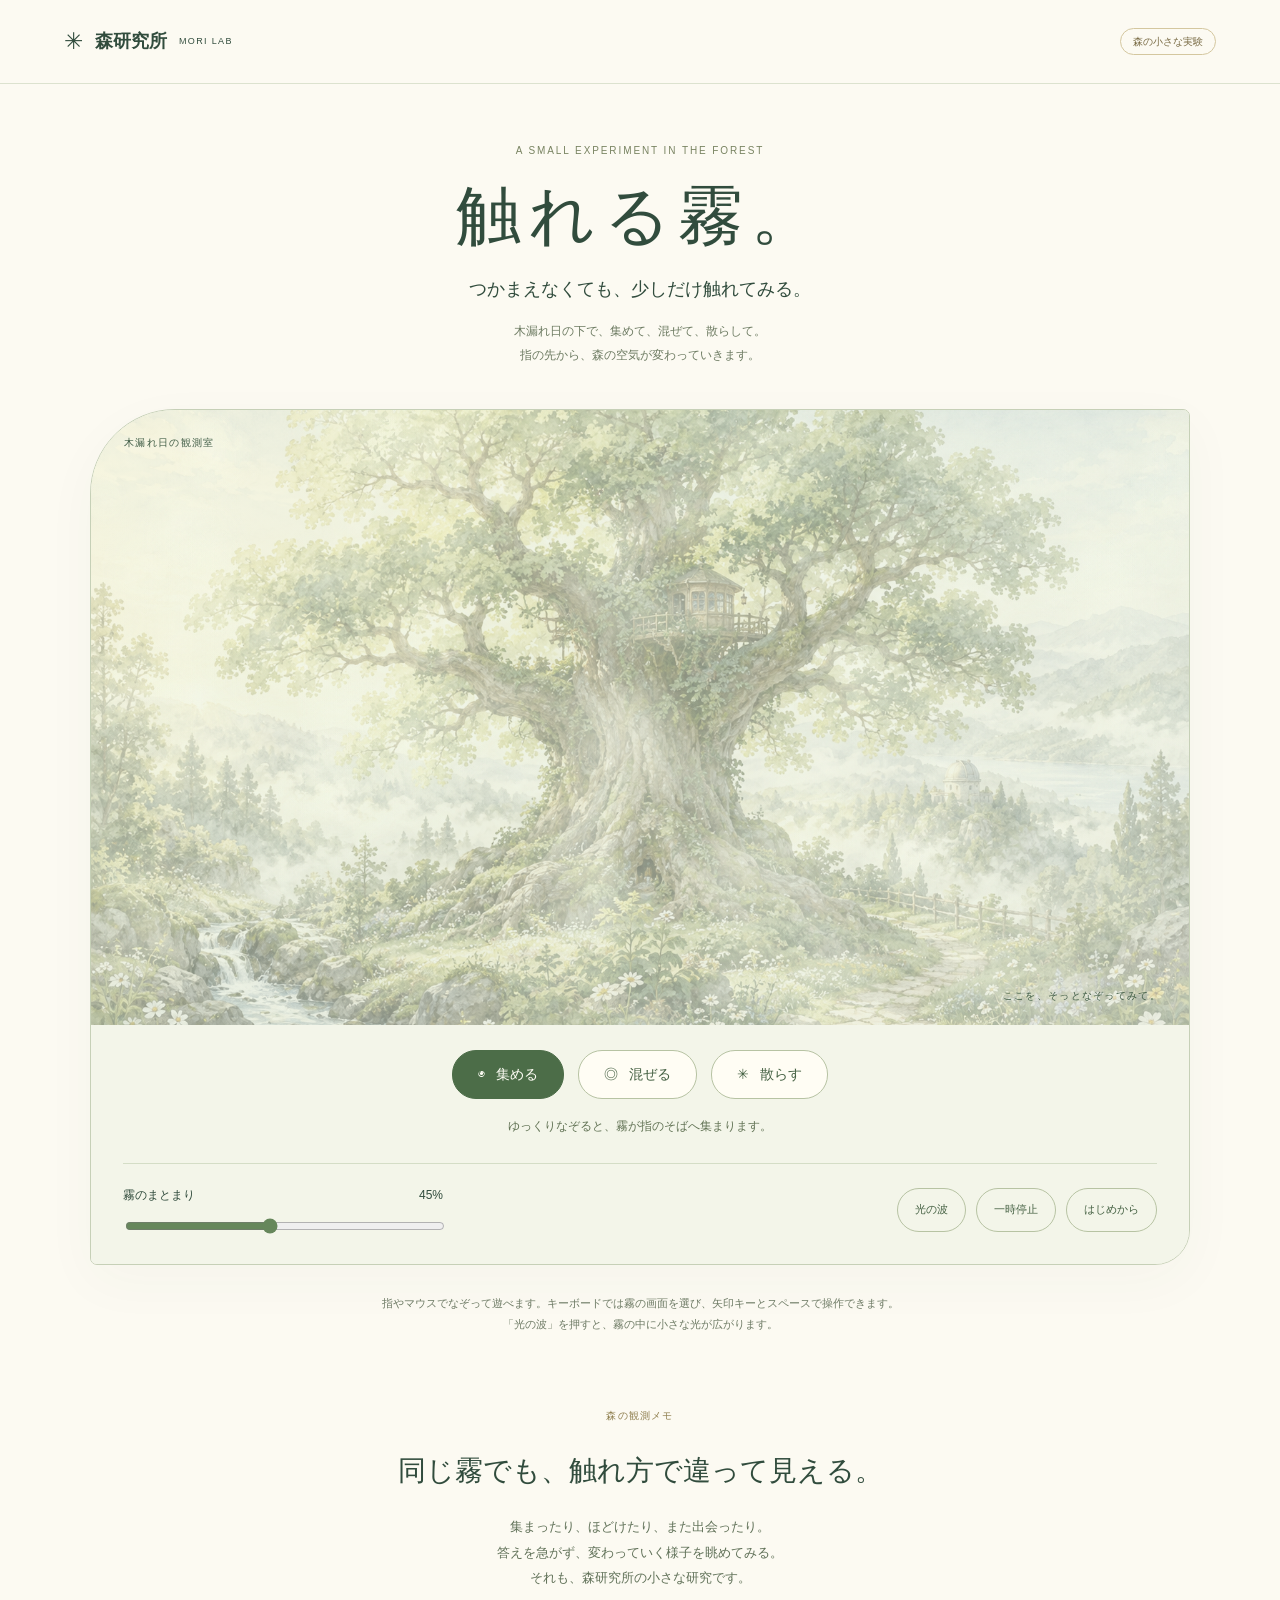
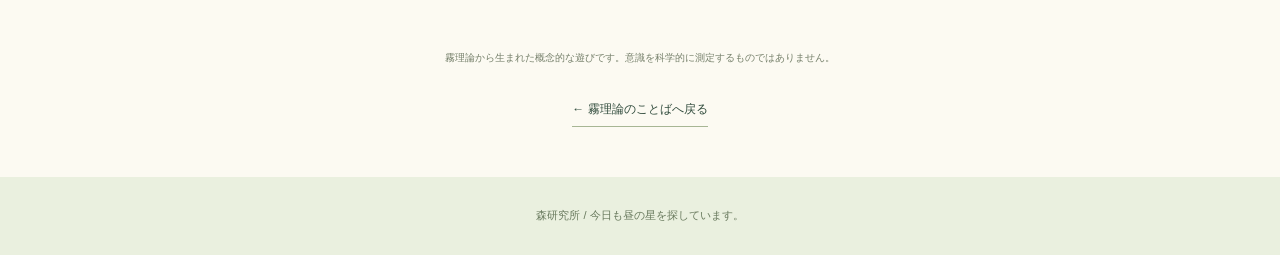
<file: touch-fog/index.html>
<!doctype html><html lang="ja"><head><meta charset="utf-8"><meta name="viewport" content="width=device-width,initial-scale=1"><title>触れる霧 | 森研究所</title><link rel="stylesheet" href="fog.css"></head><body>
<header><a href="../index.html">✳ <strong>森研究所</strong><small>MORI LAB</small></a><span class="preview">森の小さな実験</span></header>
<main><div class="intro"><p class="eyebrow">A SMALL EXPERIMENT IN THE FOREST</p><h1>触れる霧。</h1><p class="lead">つかまえなくても、少しだけ触れてみる。</p><p>木漏れ日の下で、集めて、混ぜて、散らして。<br>指の先から、森の空気が変わっていきます。</p></div>
<section class="experiment" aria-label="触れる霧の実験室"><div class="field-wrap"><img src="../mori-central-tree-20261014.png" alt="" aria-hidden="true"><div class="wash"></div><canvas id="field" width="1000" height="560" tabindex="0" role="img" aria-label="指かマウスでなぞる霧。キーボードでは矢印キーで触れる場所を移動し、スペースで集める・混ぜる・散らす操作をします。" aria-describedby="help"></canvas><span class="field-label">木漏れ日の観測室</span><span class="field-hint" aria-hidden="true">ここを、そっとなぞってみて。</span></div>
<div class="control-panel"><div class="mode-group" role="group" aria-label="霧への触れ方"><button data-action="gather" aria-pressed="true"><span aria-hidden="true">◉</span> 集める</button><button data-action="stir" aria-pressed="false"><span aria-hidden="true">◎</span> 混ぜる</button><button data-action="scatter" aria-pressed="false"><span aria-hidden="true">✳</span> 散らす</button></div><p id="note" role="status">ゆっくりなぞると、霧が指のそばへ集まります。</p><div class="lower-controls"><label for="gravity">霧のまとまり <output id="value" for="gravity">45%</output><input id="gravity" type="range" min="0" max="100" value="45"></label><div class="small-buttons"><button id="pulse">光の波</button><button id="pause" aria-pressed="false">一時停止</button><button id="reset">はじめから</button></div></div></div></section>
<div class="after"><p id="help">指やマウスでなぞって遊べます。キーボードでは霧の画面を選び、矢印キーとスペースで操作できます。<br>「光の波」を押すと、霧の中に小さな光が広がります。</p><div class="thought"><span>森の観測メモ</span><h2>同じ霧でも、触れ方で違って見える。</h2><p>集まったり、ほどけたり、また出会ったり。<br>答えを急がず、変わっていく様子を眺めてみる。<br>それも、森研究所の小さな研究です。</p></div><p class="disclaimer">霧理論から生まれた概念的な遊びです。意識を科学的に測定するものではありません。</p><a class="back" href="../index.html#fog">← 霧理論のことばへ戻る</a></div>
</main><footer>森研究所 / 今日も昼の星を探しています。</footer><script src="fog.js"></script></body></html>
</file>
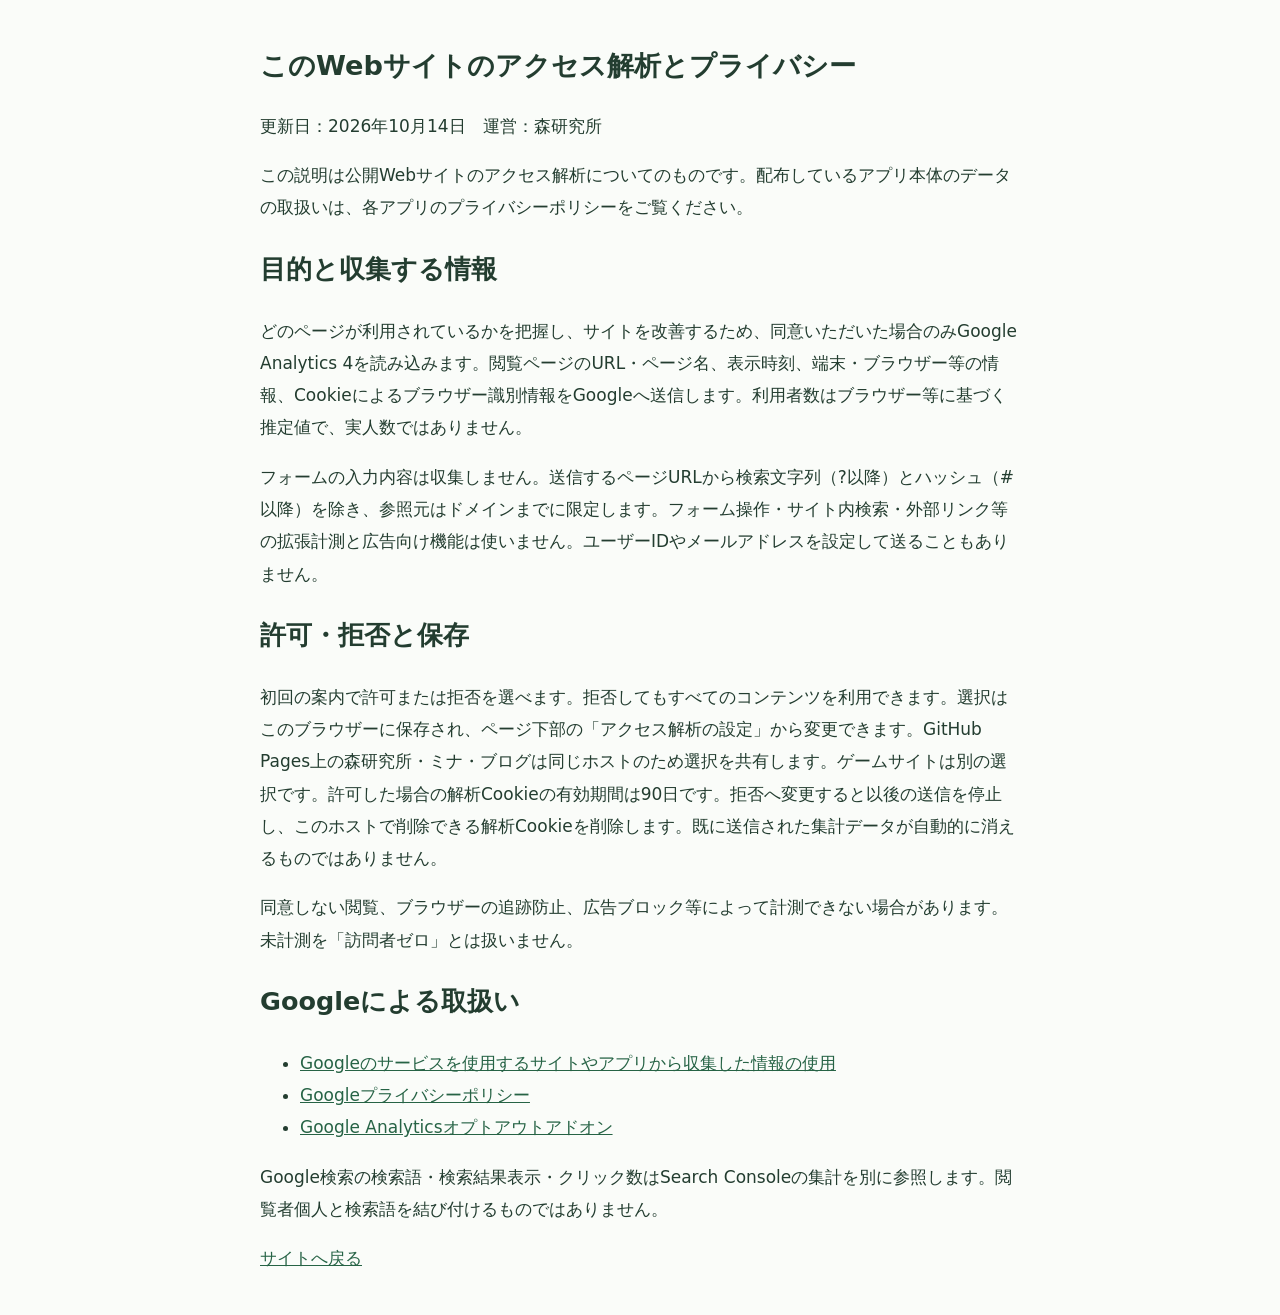
<file: analytics-privacy.html>
<!doctype html><html lang="ja"><head><meta charset="utf-8"><meta name="viewport" content="width=device-width,initial-scale=1"><title>アクセス解析とプライバシー | 森研究所</title><style>body{max-width:760px;margin:40px auto;padding:0 20px;font:17px/1.9 system-ui,sans-serif;color:#233d30;background:#fafcf9}a{color:#266345}h1{font-size:1.6em}</style></head><body><main><h1>このWebサイトのアクセス解析とプライバシー</h1><p>更新日：2026年10月14日　運営：森研究所</p><p>この説明は公開Webサイトのアクセス解析についてのものです。配布しているアプリ本体のデータの取扱いは、各アプリのプライバシーポリシーをご覧ください。</p><h2>目的と収集する情報</h2><p>どのページが利用されているかを把握し、サイトを改善するため、同意いただいた場合のみGoogle Analytics 4を読み込みます。閲覧ページのURL・ページ名、表示時刻、端末・ブラウザー等の情報、Cookieによるブラウザー識別情報をGoogleへ送信します。利用者数はブラウザー等に基づく推定値で、実人数ではありません。</p><p>フォームの入力内容は収集しません。送信するページURLから検索文字列（?以降）とハッシュ（#以降）を除き、参照元はドメインまでに限定します。フォーム操作・サイト内検索・外部リンク等の拡張計測と広告向け機能は使いません。ユーザーIDやメールアドレスを設定して送ることもありません。</p><h2>許可・拒否と保存</h2><p>初回の案内で許可または拒否を選べます。拒否してもすべてのコンテンツを利用できます。選択はこのブラウザーに保存され、ページ下部の「アクセス解析の設定」から変更できます。GitHub Pages上の森研究所・ミナ・ブログは同じホストのため選択を共有します。ゲームサイトは別の選択です。許可した場合の解析Cookieの有効期間は90日です。拒否へ変更すると以後の送信を停止し、このホストで削除できる解析Cookieを削除します。既に送信された集計データが自動的に消えるものではありません。</p><p>同意しない閲覧、ブラウザーの追跡防止、広告ブロック等によって計測できない場合があります。未計測を「訪問者ゼロ」とは扱いません。</p><h2>Googleによる取扱い</h2><ul><li><a href="https://policies.google.com/technologies/partner-sites">Googleのサービスを使用するサイトやアプリから収集した情報の使用</a></li><li><a href="https://policies.google.com/privacy">Googleプライバシーポリシー</a></li><li><a href="https://tools.google.com/dlpage/gaoptout">Google Analyticsオプトアウトアドオン</a></li></ul><p>Google検索の検索語・検索結果表示・クリック数はSearch Consoleの集計を別に参照します。閲覧者個人と検索語を結び付けるものではありません。</p><p><a href="./">サイトへ戻る</a></p></main><script src="mori-analytics.js" defer></script></body></html>
</file>
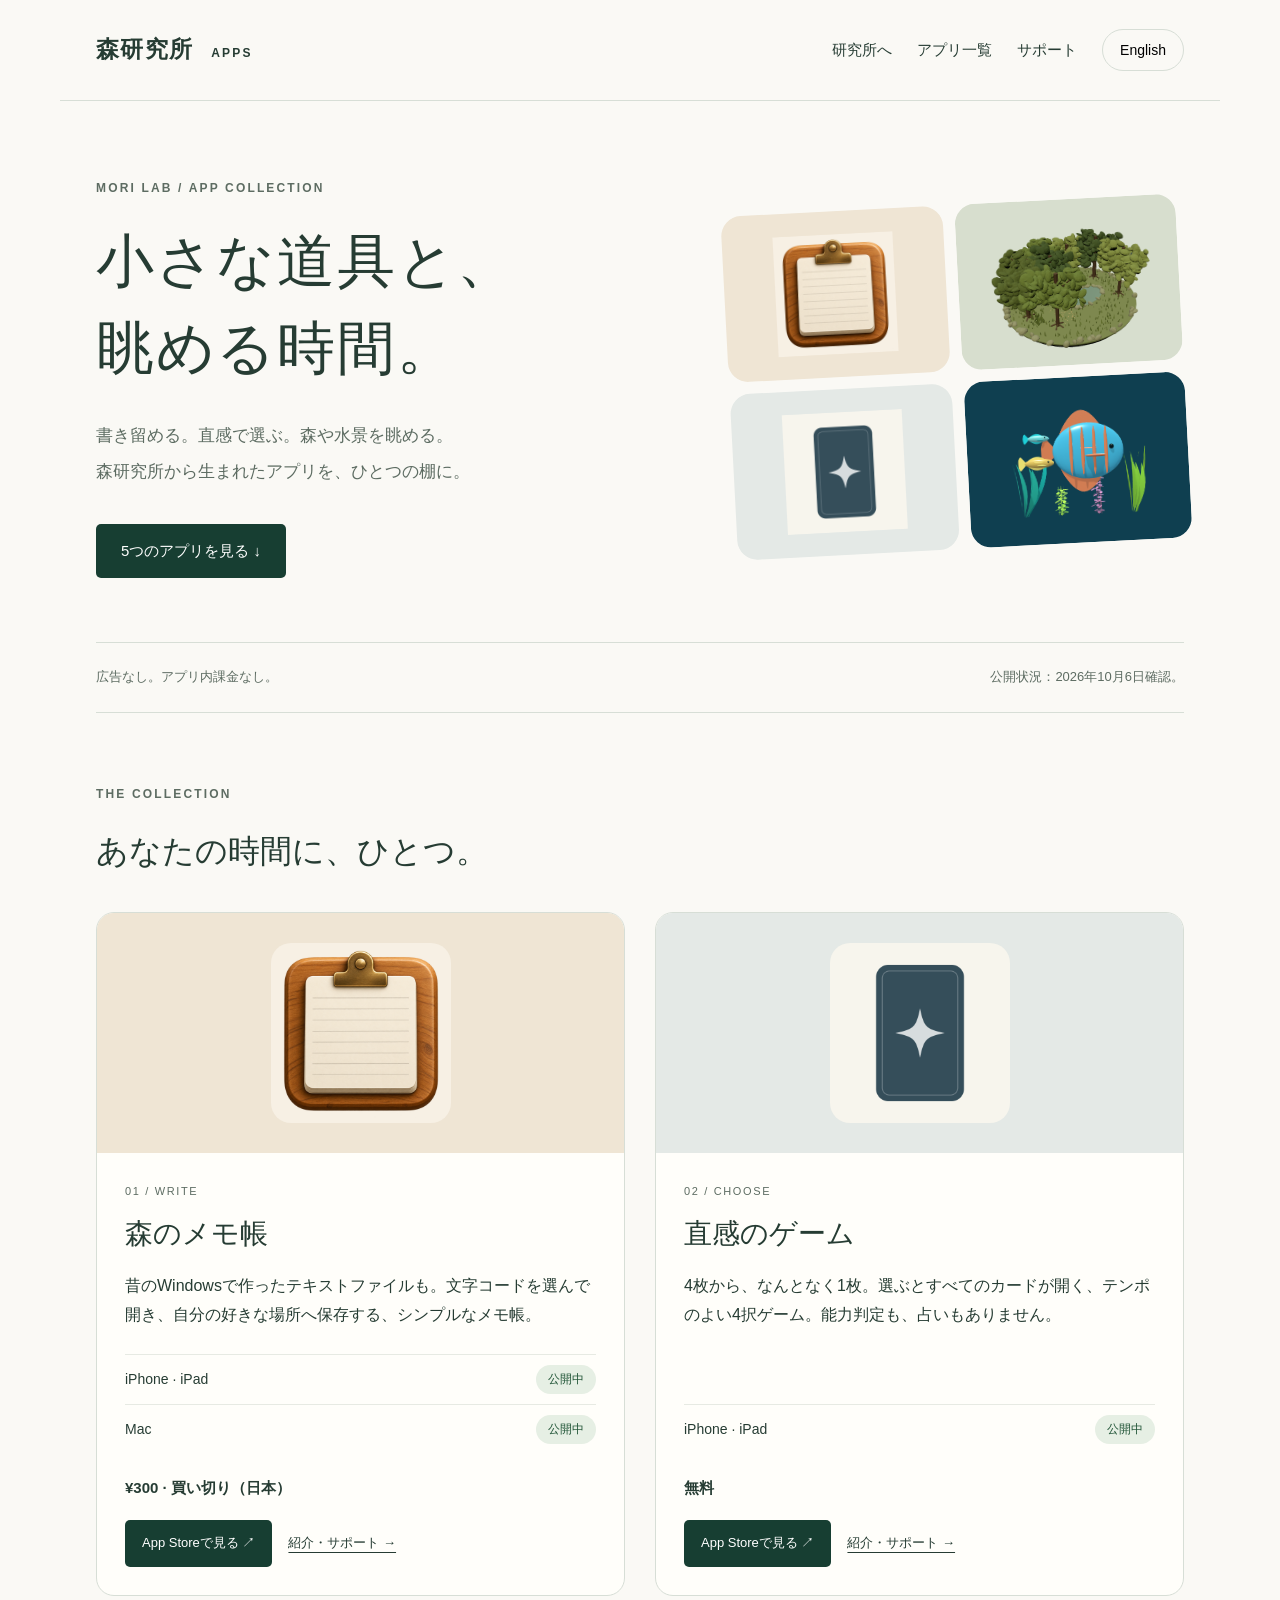
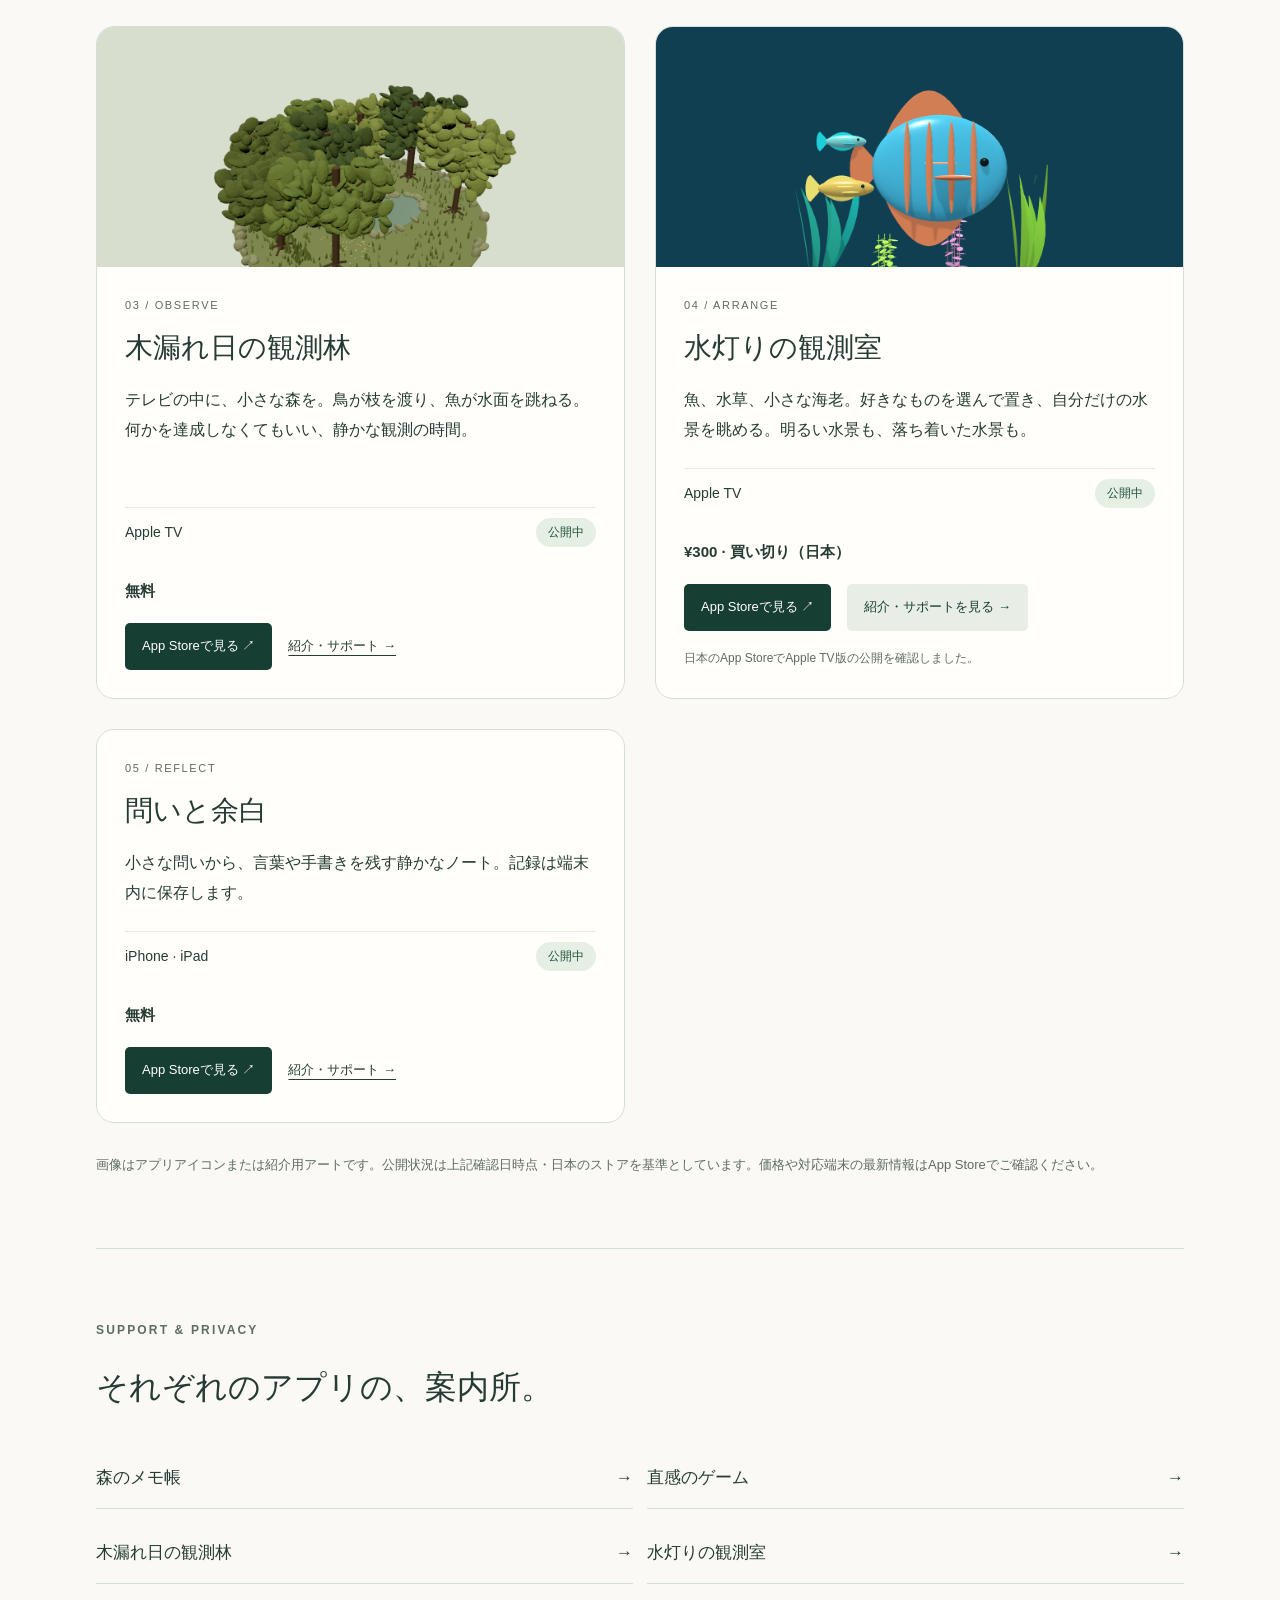
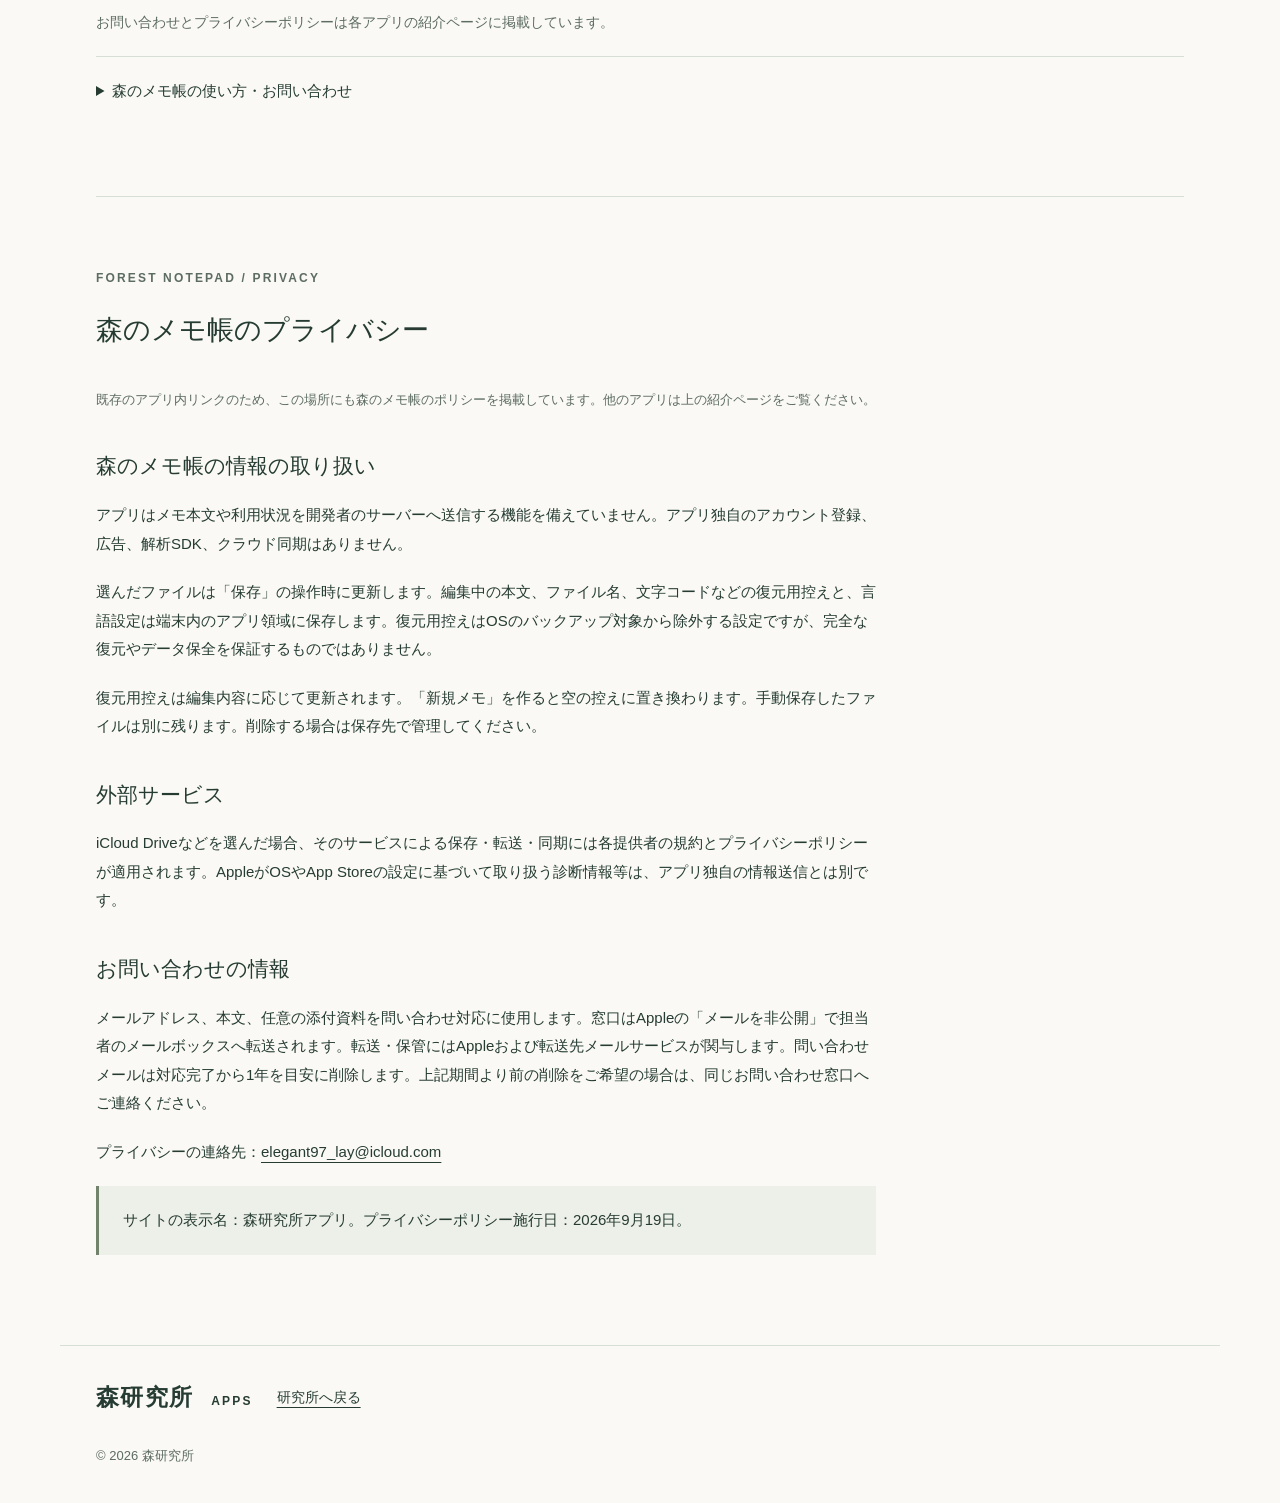
<file: apps.html>
<!doctype html>
<html lang="ja"><head><meta charset="utf-8"><meta name="viewport" content="width=device-width,initial-scale=1"><meta name="description" content="森研究所のアプリをひとつの棚に。森のメモ帳、直感のゲーム、木漏れ日の観測林、水灯りの観測室、問いと余白の紹介・公開状況・サポート。"><title>森研究所アプリ | 小さな道具と、眺める時間。</title><link rel="icon" href="apps-notepad.png"><link rel="stylesheet" href="apps.css"><link rel="stylesheet" href="apps-catalog.css"><script src="mori-analytics.js" defer></script>
</head>
<body class="catalog"><a class="skip" href="#apps">アプリ一覧へ</a>
<header><a class="brand" href="apps.html">森研究所 <span>APPS</span></a><nav aria-label="Main"><a href="index.html" data-ja="研究所へ" data-en="Mori Lab">研究所へ</a><a href="#apps" data-ja="アプリ一覧" data-en="Collection">アプリ一覧</a><a href="#support" data-ja="サポート" data-en="Support">サポート</a><button id="language" type="button" aria-label="Switch to English">English</button></nav></header>
<main id="home"><section class="catalog-hero"><div><p class="eyebrow">MORI LAB / APP COLLECTION</p><h1 data-ja="小さな道具と、<br>眺める時間。" data-en="Small tools.<br>Quiet moments.">小さな道具と、<br>眺める時間。</h1><p class="intro" data-ja="書き留める。直感で選ぶ。森や水景を眺める。<br>森研究所から生まれたアプリを、ひとつの棚に。" data-en="Write a note. Follow a hunch. Watch a little world.<br>Our available apps, in one place.">書き留める。直感で選ぶ。森や水景を眺める。<br>森研究所から生まれたアプリを、ひとつの棚に。</p><a class="button" href="#apps" data-ja="5つのアプリを見る ↓" data-en="Explore the five apps ↓">5つのアプリを見る ↓</a></div><div class="collection-art" aria-hidden="true"><div class="tile note"><img src="apps-notepad.png" alt="" width="1024" height="1024"></div><div class="tile forest"><img src="apps-forest-observatory.png" alt="" width="1280" height="768"></div><div class="tile cards"><img src="apps-intuition.png" alt="" width="1024" height="1024"></div><div class="tile water"><img src="waterlight-art.png" alt="" width="1280" height="768"></div></div></section>
<div class="collection-note"><p data-ja="広告なし。アプリ内課金なし。" data-en="No ads. No in-app purchases.">広告なし。アプリ内課金なし。</p><p data-ja="公開状況：2026年10月6日確認。" data-en="Public availability checked October 6, 2026 (Japan time).">公開状況：2026年10月6日確認。</p></div>
<section id="apps" class="section"><p class="eyebrow">THE COLLECTION</p><h2 data-ja="あなたの時間に、ひとつ。" data-en="Find a little space for you.">あなたの時間に、ひとつ。</h2><div class="app-grid">
<article class="catalog-card" id="app-notepad"><a class="card-art note" href="notepad.html" aria-label="森のメモ帳の紹介"><img src="apps-notepad.png" alt="森のメモ帳のクリップボードアイコン" width="1024" height="1024"></a><div class="card-copy"><p class="card-kicker">01 / WRITE</p><h3 data-ja="森のメモ帳" data-en="Forest Notepad">森のメモ帳</h3><p class="card-description" data-ja="昔のWindowsで作ったテキストファイルも。文字コードを選んで開き、自分の好きな場所へ保存する、シンプルなメモ帳。" data-en="Open older Japanese Windows text files, choose an encoding, and save where you want. A simple home for plain text.">昔のWindowsで作ったテキストファイルも。文字コードを選んで開き、自分の好きな場所へ保存する、シンプルなメモ帳。</p><ul class="release-list"><li><span>iPhone · iPad</span><span class="release live" data-ja="公開中" data-en="Available">公開中</span></li><li><span>Mac</span><span class="release live" data-ja="公開中" data-en="Available">公開中</span></li></ul><p class="price" data-ja="¥300 · 買い切り（日本）" data-en="¥300 · One-time purchase in Japan">¥300 · 買い切り（日本）</p><div class="card-links"><a class="button" href="https://apps.apple.com/jp/app/id6816288116" data-ja="App Storeで見る ↗" data-en="View on the App Store ↗">App Storeで見る ↗</a><a href="notepad.html" data-ja="紹介・サポート →" data-en="Details & support →">紹介・サポート →</a></div></div></article>
<article class="catalog-card" id="app-intuition"><a class="card-art cards" href="intuition-game.html" aria-label="直感のゲームの紹介"><img src="apps-intuition.png" alt="直感のゲームのカードアイコン" width="1024" height="1024"></a><div class="card-copy"><p class="card-kicker">02 / CHOOSE</p><h3>直感のゲーム</h3><p class="card-description" data-ja="4枚から、なんとなく1枚。選ぶとすべてのカードが開く、テンポのよい4択ゲーム。能力判定も、占いもありません。" data-en="Four cards. Follow a hunch. Reveal all four, then try again. A simple guessing game, not a test of psychic ability.">4枚から、なんとなく1枚。選ぶとすべてのカードが開く、テンポのよい4択ゲーム。能力判定も、占いもありません。</p><ul class="release-list"><li><span>iPhone · iPad</span><span class="release live" data-ja="公開中" data-en="Available">公開中</span></li></ul><p class="price" data-ja="無料" data-en="Free">無料</p><div class="card-links"><a class="button" href="https://apps.apple.com/jp/app/id6815533406" data-ja="App Storeで見る ↗" data-en="View on the App Store ↗">App Storeで見る ↗</a><a href="intuition-game.html" data-ja="紹介・サポート →" data-en="Details & support →">紹介・サポート →</a></div></div></article>
<article class="catalog-card" id="app-forest"><a class="card-art forest" href="forest-observatory.html" aria-label="木漏れ日の観測林の紹介"><img src="apps-forest-observatory.png" alt="木々と池のある、小さな立体の森" width="1280" height="768" loading="lazy"></a><div class="card-copy"><p class="card-kicker">03 / OBSERVE</p><h3>木漏れ日の観測林</h3><p class="card-description" data-ja="テレビの中に、小さな森を。鳥が枝を渡り、魚が水面を跳ねる。何かを達成しなくてもいい、静かな観測の時間。" data-en="A little forest on your TV. Birds move between branches; fish jump from the pond. Nothing to achieve. Just time to observe.">テレビの中に、小さな森を。鳥が枝を渡り、魚が水面を跳ねる。何かを達成しなくてもいい、静かな観測の時間。</p><ul class="release-list"><li><span>Apple TV</span><span class="release live" data-ja="公開中" data-en="Available">公開中</span></li></ul><p class="price" data-ja="無料" data-en="Free">無料</p><div class="card-links"><a class="button" href="https://apps.apple.com/jp/app/id6814846496" data-ja="App Storeで見る ↗" data-en="View on the App Store ↗">App Storeで見る ↗</a><a href="forest-observatory.html" data-ja="紹介・サポート →" data-en="Details & support →">紹介・サポート →</a></div></div></article>
<article class="catalog-card" id="app-waterlight"><a class="card-art water" href="waterlight.html" aria-label="水灯りの観測室の紹介"><img src="waterlight-art.png" alt="青い魚と小魚、鮮やかな水草" width="1280" height="768" loading="lazy"></a><div class="card-copy"><p class="card-kicker">04 / ARRANGE</p><h3>水灯りの観測室</h3><p class="card-description" data-ja="魚、水草、小さな海老。好きなものを選んで置き、自分だけの水景を眺める。明るい水景も、落ち着いた水景も。" data-en="Choose fish, aquatic plants and tiny shrimp. Arrange your own underwater scene, in bright or subdued light.">魚、水草、小さな海老。好きなものを選んで置き、自分だけの水景を眺める。明るい水景も、落ち着いた水景も。</p><ul class="release-list"><li><span>Apple TV</span><span class="release live" data-ja="公開中" data-en="Available">公開中</span></li></ul><p class="price" data-ja="¥300 · 買い切り（日本）" data-en="¥300 · One-time purchase in Japan">¥300 · 買い切り（日本）</p><div class="card-links"><a class="button" href="https://apps.apple.com/jp/app/id6816843127" data-ja="App Storeで見る ↗" data-en="View on the App Store ↗">App Storeで見る ↗</a><a class="button secondary" href="waterlight.html" data-ja="紹介・サポートを見る →" data-en="Details & support →">紹介・サポートを見る →</a></div><p class="availability-note" data-ja="日本のApp StoreでApple TV版の公開を確認しました。" data-en="Available for Apple TV on the Japanese App Store.">日本のApp StoreでApple TV版の公開を確認しました。</p></div></article>
<article class="catalog-card" id="app-toitoyohaku"><div class="card-copy"><p class="card-kicker">05 / REFLECT</p><h3>問いと余白</h3><p class="card-description" data-ja="小さな問いから、言葉や手書きを残す静かなノート。記録は端末内に保存します。" data-en="A quiet notebook for Japanese prompts, words and handwriting. Entries stay on your device.">小さな問いから、言葉や手書きを残す静かなノート。記録は端末内に保存します。</p><ul class="release-list"><li><span>iPhone · iPad</span><span class="release live" data-ja="公開中" data-en="Available">公開中</span></li></ul><p class="price" data-ja="無料" data-en="Free">無料</p><div class="card-links"><a class="button" href="https://apps.apple.com/jp/app/id6818978114" data-ja="App Storeで見る ↗" data-en="View on the App Store ↗">App Storeで見る ↗</a><a href="toitoyohaku.html" data-ja="紹介・サポート →" data-en="Details &amp; support →">紹介・サポート →</a></div></div></article>
</div><p class="catalog-caption" data-ja="画像はアプリアイコンまたは紹介用アートです。公開状況は上記確認日時点・日本のストアを基準としています。価格や対応端末の最新情報はApp Storeでご確認ください。" data-en="Images are app icons or promotional artwork. Status reflects the Japanese storefront as of the date above. Check the App Store for current prices and compatibility.">画像はアプリアイコンまたは紹介用アートです。公開状況は上記確認日時点・日本のストアを基準としています。価格や対応端末の最新情報はApp Storeでご確認ください。</p></section>
<section id="support" class="section"><p class="eyebrow">SUPPORT & PRIVACY</p><h2 data-ja="それぞれのアプリの、案内所。" data-en="A little help, for each app.">それぞれのアプリの、案内所。</h2><div class="support-grid"><a href="notepad.html#support">森のメモ帳 <span>→</span></a><a href="intuition-game.html#support">直感のゲーム <span>→</span></a><a href="forest-observatory.html#support">木漏れ日の観測林 <span>→</span></a><a href="waterlight.html#support">水灯りの観測室 <span>→</span></a></div><p class="support-contact" data-ja="お問い合わせとプライバシーポリシーは各アプリの紹介ページに掲載しています。" data-en="Find contact details and the privacy policy on each app’s page.">お問い合わせとプライバシーポリシーは各アプリの紹介ページに掲載しています。</p><details class="legacy-support"><summary data-ja="森のメモ帳の使い方・お問い合わせ" data-en="Forest Notepad instructions & contact">森のメモ帳の使い方・お問い合わせ</summary><div id="support-copy"></div></details></section>
<section id="privacy" class="section privacy"><p class="eyebrow">FOREST NOTEPAD / PRIVACY</p><h2 data-ja="森のメモ帳のプライバシー" data-en="Forest Notepad privacy">森のメモ帳のプライバシー</h2><p class="catalog-caption" data-ja="既存のアプリ内リンクのため、この場所にも森のメモ帳のポリシーを掲載しています。他のアプリは上の紹介ページをご覧ください。" data-en="This policy remains here for existing in-app links. For other apps, see their individual pages above.">既存のアプリ内リンクのため、この場所にも森のメモ帳のポリシーを掲載しています。他のアプリは上の紹介ページをご覧ください。</p><div id="privacy-copy"></div></section>
</main><footer><a class="brand" href="apps.html">森研究所 <span>APPS</span></a><a href="index.html" data-ja="研究所へ戻る" data-en="Back to Mori Lab">研究所へ戻る</a><p>© 2026 森研究所</p></footer><script src="apps.js"></script></body></html>
</file>
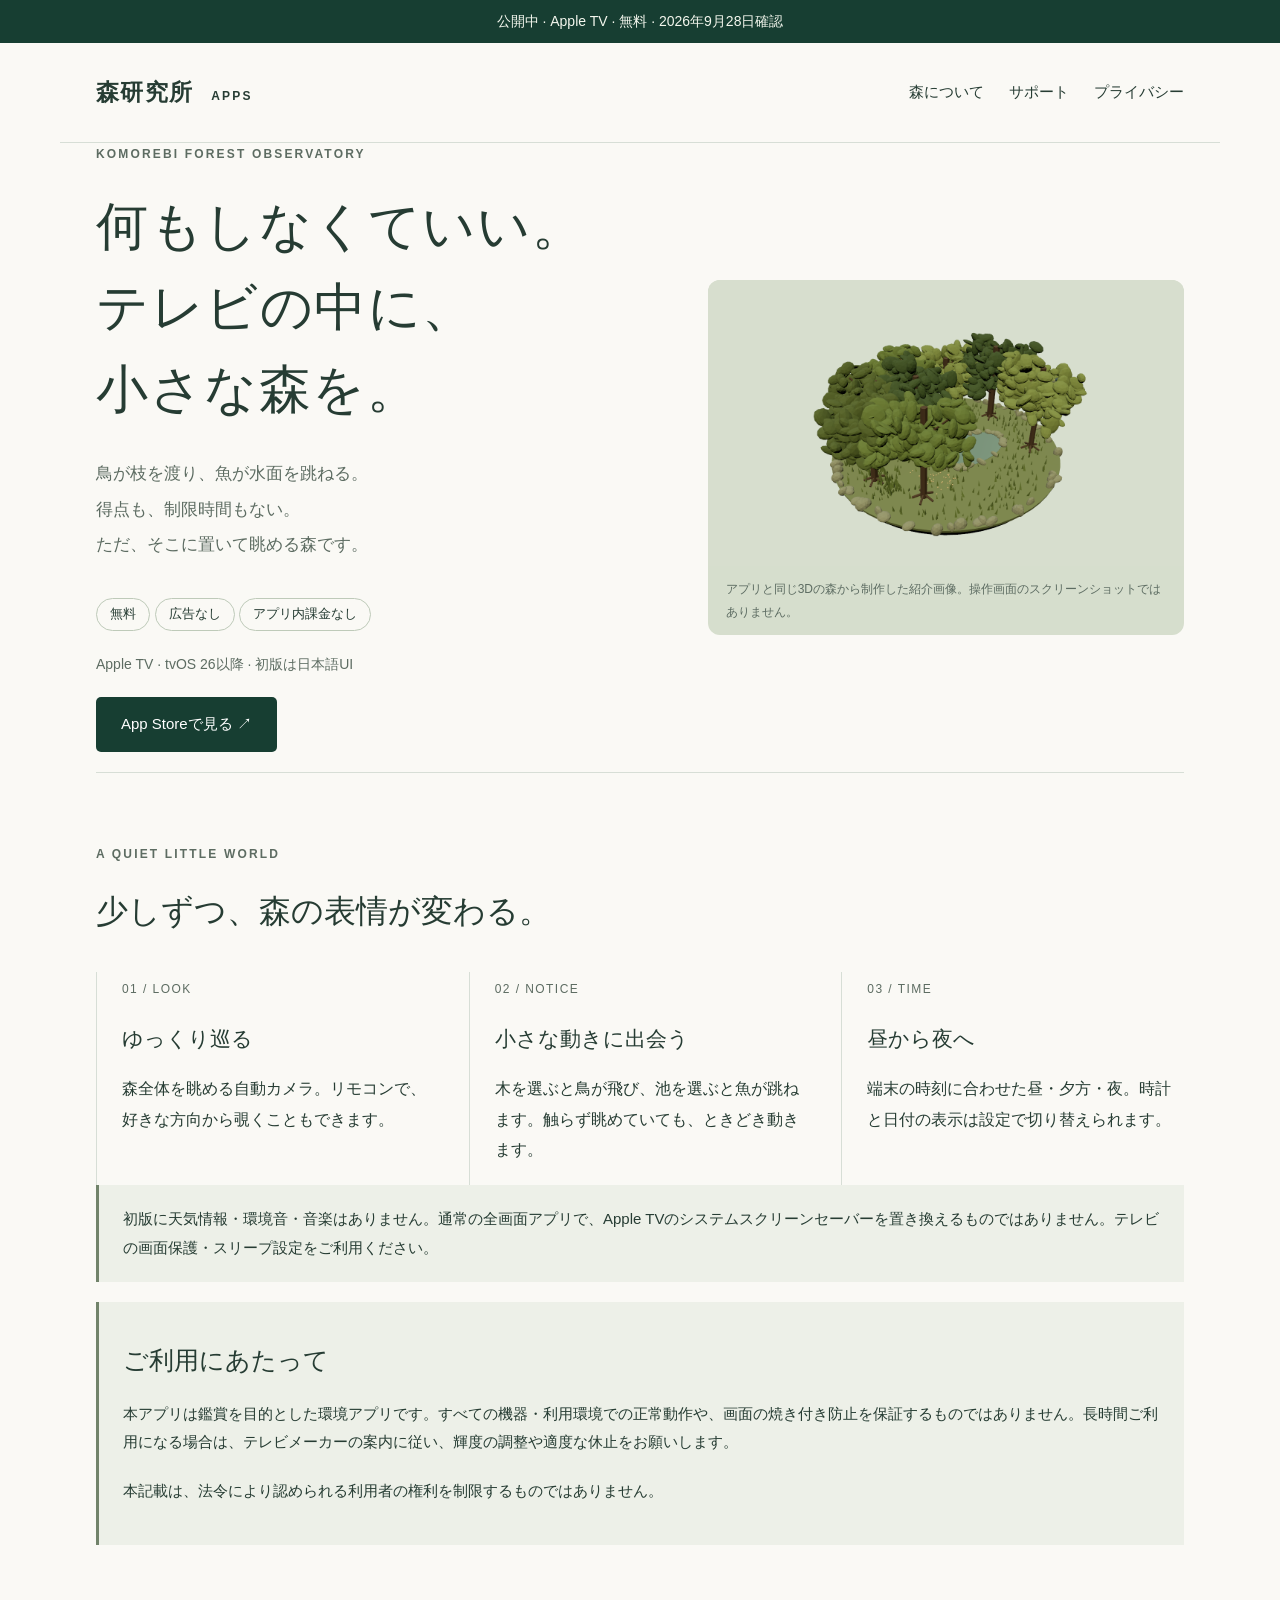
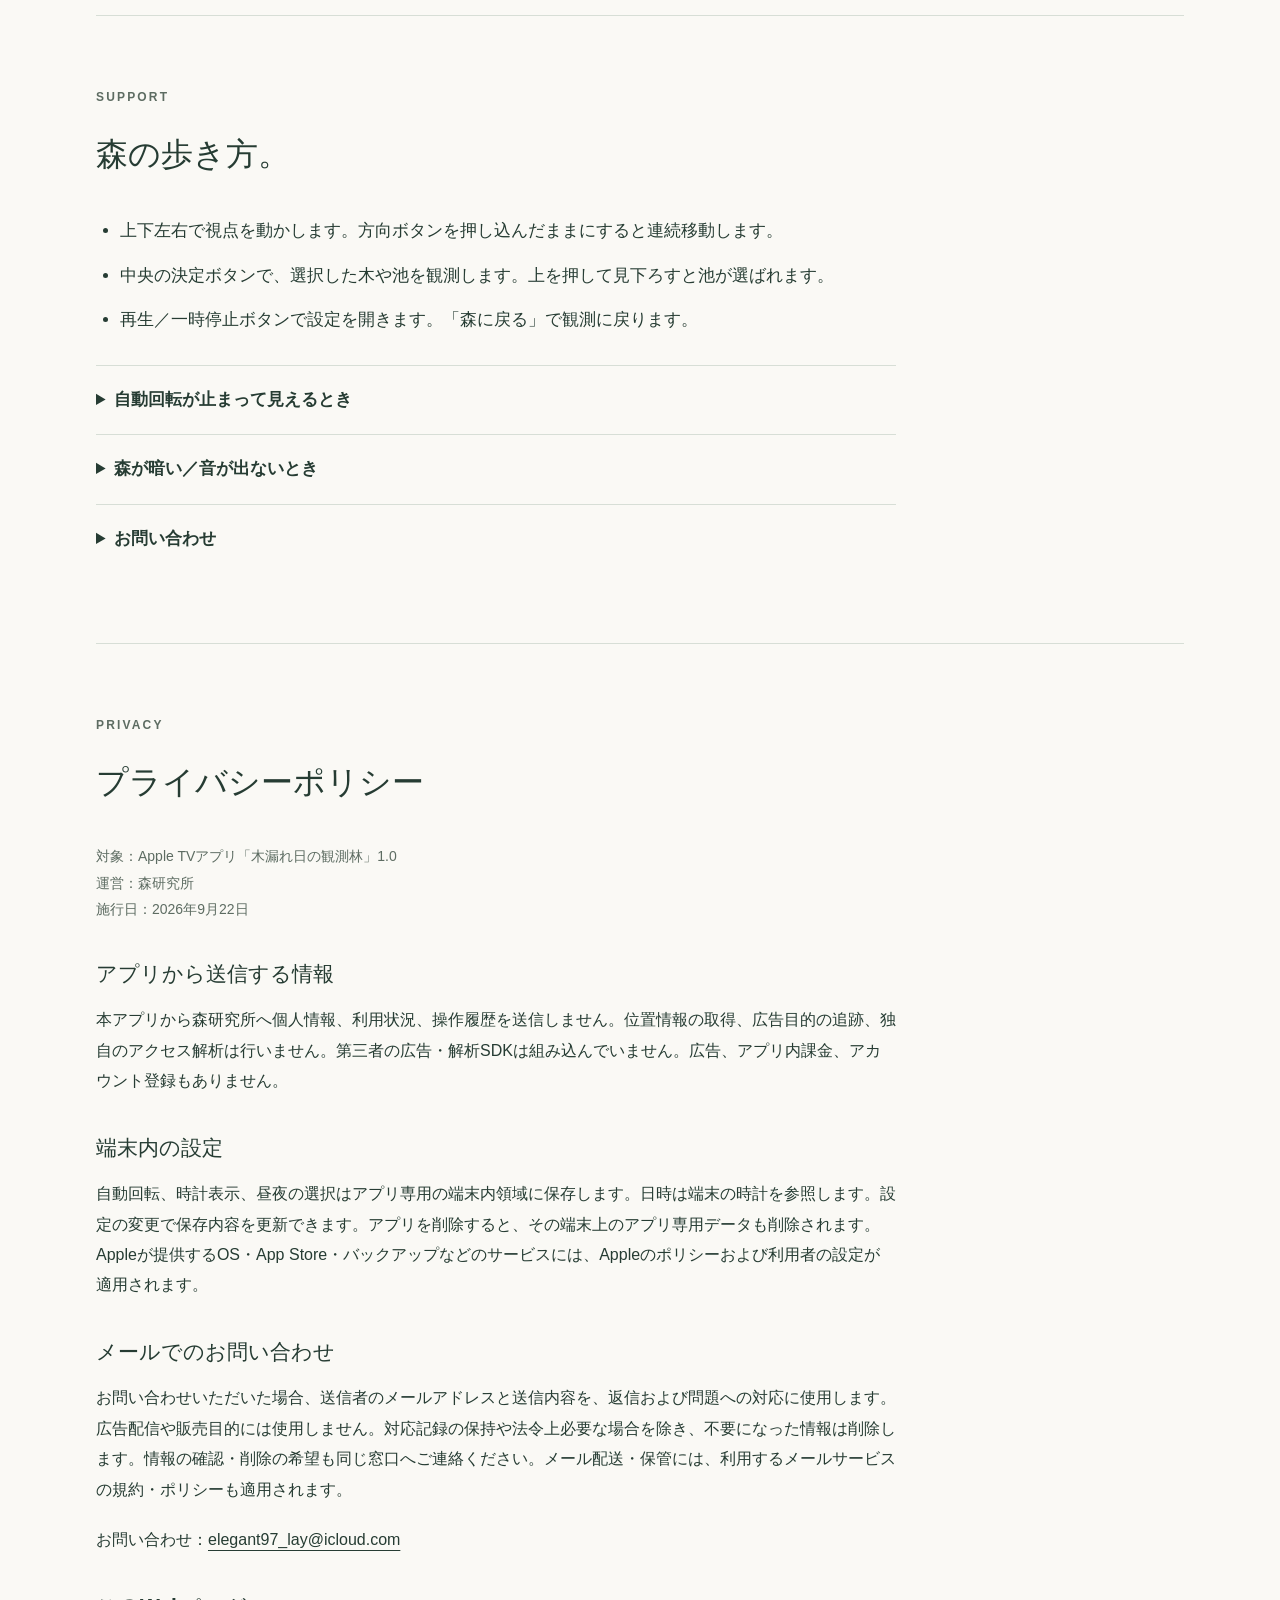
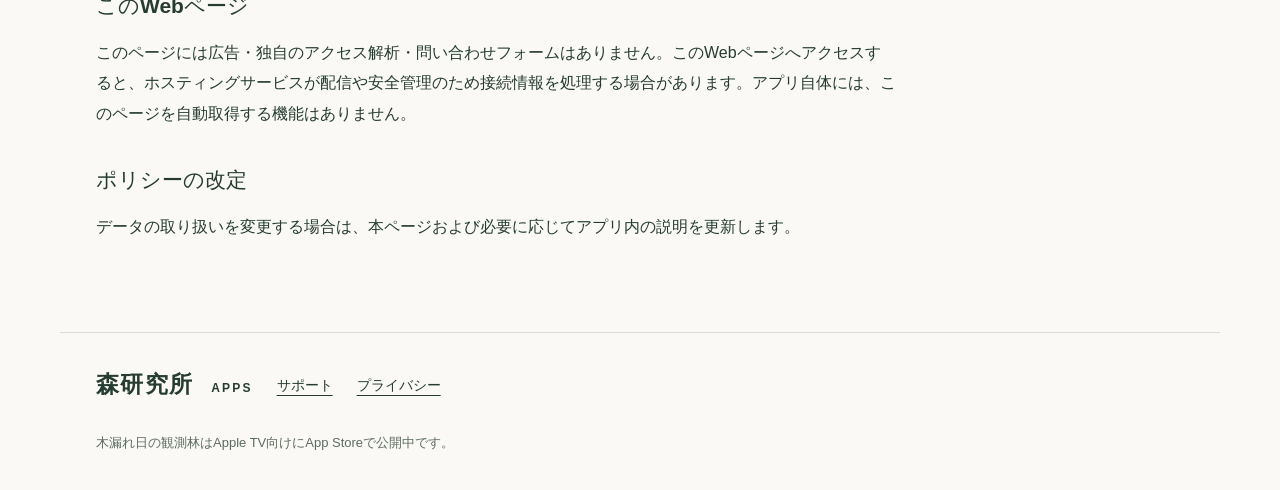
<file: forest-observatory.html>
<!doctype html>
<html lang="ja">
<head>
  <meta charset="utf-8">
  <meta name="viewport" content="width=device-width,initial-scale=1">
  <meta name="description" content="Apple TVに小さな森を。木漏れ日の観測林の紹介、使い方、サポートとプライバシーポリシー。無料・広告なし・アプリ内課金なし。">
  <title>木漏れ日の観測林 | 森研究所アプリ</title>
  <link rel="stylesheet" href="apps.css">
  <style>
    .forest-art{margin:0;background:#d6decd;border-radius:12px;overflow:hidden}
    .forest-art img{display:block;width:100%;height:auto}
    .forest-art figcaption{padding:12px 18px;font-size:12px;color:var(--muted)}
    .hero{min-height:560px}.copy{max-width:800px}.copy h3{line-height:1.6}
    .meta{font-size:14px;color:var(--muted)}.steps{padding-left:1.4em}
    .copy a{overflow-wrap:anywhere}details{border-top:1px solid var(--line);padding:18px 0}
    summary{cursor:pointer;font-weight:600}details p{margin:16px 0 0}
    summary:focus-visible{outline:3px solid #b87824;outline-offset:5px}
  </style>
<script src="mori-analytics.js" defer></script>
</head>
<body>
<div class="preview">公開中 · Apple TV · 無料 · 2026年9月28日確認</div>
<header>
  <a class="brand" href="apps.html">森研究所 <span>APPS</span></a>
  <nav aria-label="ページ内案内"><a href="#about">森について</a><a href="#support">サポート</a><a href="#privacy">プライバシー</a></nav>
</header>
<main>
  <section class="hero" id="about">
    <div><p class="eyebrow">KOMOREBI FOREST OBSERVATORY</p>
      <h1>何もしなくていい。<br>テレビの中に、<br>小さな森を。</h1>
      <p class="intro">鳥が枝を渡り、魚が水面を跳ねる。<br>得点も、制限時間もない。<br>ただ、そこに置いて眺める森です。</p>
      <p><span class="tag">無料</span> <span class="tag">広告なし</span> <span class="tag">アプリ内課金なし</span></p>
      <p class="meta">Apple TV · tvOS 26以降 · 初版は日本語UI</p><p><a class="button" href="https://apps.apple.com/jp/app/id6814846496">App Storeで見る ↗</a></p>
    </div>
    <figure class="forest-art"><img src="apps-forest-observatory.png" alt="円い土台に木々と池がある、小さな立体の森" width="1280" height="768"><figcaption>アプリと同じ3Dの森から制作した紹介画像。操作画面のスクリーンショットではありません。</figcaption></figure>
  </section>
  <section class="section"><p class="eyebrow">A QUIET LITTLE WORLD</p><h2>少しずつ、森の表情が変わる。</h2>
    <div class="features">
      <article><span>01 / LOOK</span><h3>ゆっくり巡る</h3><p>森全体を眺める自動カメラ。リモコンで、好きな方向から覗くこともできます。</p></article>
      <article><span>02 / NOTICE</span><h3>小さな動きに出会う</h3><p>木を選ぶと鳥が飛び、池を選ぶと魚が跳ねます。触らず眺めていても、ときどき動きます。</p></article>
      <article><span>03 / TIME</span><h3>昼から夜へ</h3><p>端末の時刻に合わせた昼・夕方・夜。時計と日付の表示は設定で切り替えられます。</p></article>
    </div>
    <p class="notice">初版に天気情報・環境音・音楽はありません。通常の全画面アプリで、Apple TVのシステムスクリーンセーバーを置き換えるものではありません。テレビの画面保護・スリープ設定をご利用ください。</p>
    <aside class="notice" aria-labelledby="usage-notice-title">
      <h3 id="usage-notice-title">ご利用にあたって</h3>
      <p>本アプリは鑑賞を目的とした環境アプリです。すべての機器・利用環境での正常動作や、画面の焼き付き防止を保証するものではありません。長時間ご利用になる場合は、テレビメーカーの案内に従い、輝度の調整や適度な休止をお願いします。</p>
      <p>本記載は、法令により認められる利用者の権利を制限するものではありません。</p>
    </aside>
  </section>
  <section id="support" class="section"><p class="eyebrow">SUPPORT</p><h2>森の歩き方。</h2><div class="copy">
    <ul class="steps"><li>上下左右で視点を動かします。方向ボタンを押し込んだままにすると連続移動します。</li><li>中央の決定ボタンで、選択した木や池を観測します。上を押して見下ろすと池が選ばれます。</li><li>再生／一時停止ボタンで設定を開きます。「森に戻る」で観測に戻ります。</li></ul>
    <details><summary>自動回転が止まって見えるとき</summary><p>一周に約25分かかる、非常にゆっくりした動きです。方向操作後は約30秒、設定を閉じた後は約5秒待ってから滑らかに再開します。設定内の自動回転の状態表示をご確認ください。端末の動きを抑える設定が有効な場合は、自動回転と新しい自動の鳥・魚の動作を抑制します。</p></details>
    <details><summary>森が暗い／音が出ないとき</summary><p>夜は暗い森になります。「昼夜」で「昼」を選ぶと明るい見え方を確認できます。初版は音声を再生しません。</p></details>
    <details><summary>お問い合わせ</summary><p><a href="mailto:elegant97_lay@icloud.com">elegant97_lay@icloud.com</a><br>アプリのバージョン、Apple TVの機種、tvOSのバージョン、操作手順を添えてください。シリアル番号、IPアドレス、パスワードやマイナンバーは不要です。</p></details>
  </div></section>
  <section id="privacy" class="section privacy"><p class="eyebrow">PRIVACY</p><h2>プライバシーポリシー</h2><div class="copy">
    <p class="meta">対象：Apple TVアプリ「木漏れ日の観測林」1.0<br>運営：森研究所<br>施行日：2026年9月22日</p>
    <h3>アプリから送信する情報</h3><p>本アプリから森研究所へ個人情報、利用状況、操作履歴を送信しません。位置情報の取得、広告目的の追跡、独自のアクセス解析は行いません。第三者の広告・解析SDKは組み込んでいません。広告、アプリ内課金、アカウント登録もありません。</p>
    <h3>端末内の設定</h3><p>自動回転、時計表示、昼夜の選択はアプリ専用の端末内領域に保存します。日時は端末の時計を参照します。設定の変更で保存内容を更新できます。アプリを削除すると、その端末上のアプリ専用データも削除されます。Appleが提供するOS・App Store・バックアップなどのサービスには、Appleのポリシーおよび利用者の設定が適用されます。</p>
    <h3>メールでのお問い合わせ</h3><p>お問い合わせいただいた場合、送信者のメールアドレスと送信内容を、返信および問題への対応に使用します。広告配信や販売目的には使用しません。対応記録の保持や法令上必要な場合を除き、不要になった情報は削除します。情報の確認・削除の希望も同じ窓口へご連絡ください。メール配送・保管には、利用するメールサービスの規約・ポリシーも適用されます。</p>
    <p>お問い合わせ：<a href="mailto:elegant97_lay@icloud.com">elegant97_lay@icloud.com</a></p>
    <h3>このWebページ</h3><p>このページには広告・独自のアクセス解析・問い合わせフォームはありません。このWebページへアクセスすると、ホスティングサービスが配信や安全管理のため接続情報を処理する場合があります。アプリ自体には、このページを自動取得する機能はありません。</p>
    <h3>ポリシーの改定</h3><p>データの取り扱いを変更する場合は、本ページおよび必要に応じてアプリ内の説明を更新します。</p>
  </div></section>
</main>
<footer><a class="brand" href="apps.html">森研究所 <span>APPS</span></a><a href="#support">サポート</a><a href="#privacy">プライバシー</a><p>木漏れ日の観測林はApple TV向けにApp Storeで公開中です。</p></footer>
</body></html>
</file>
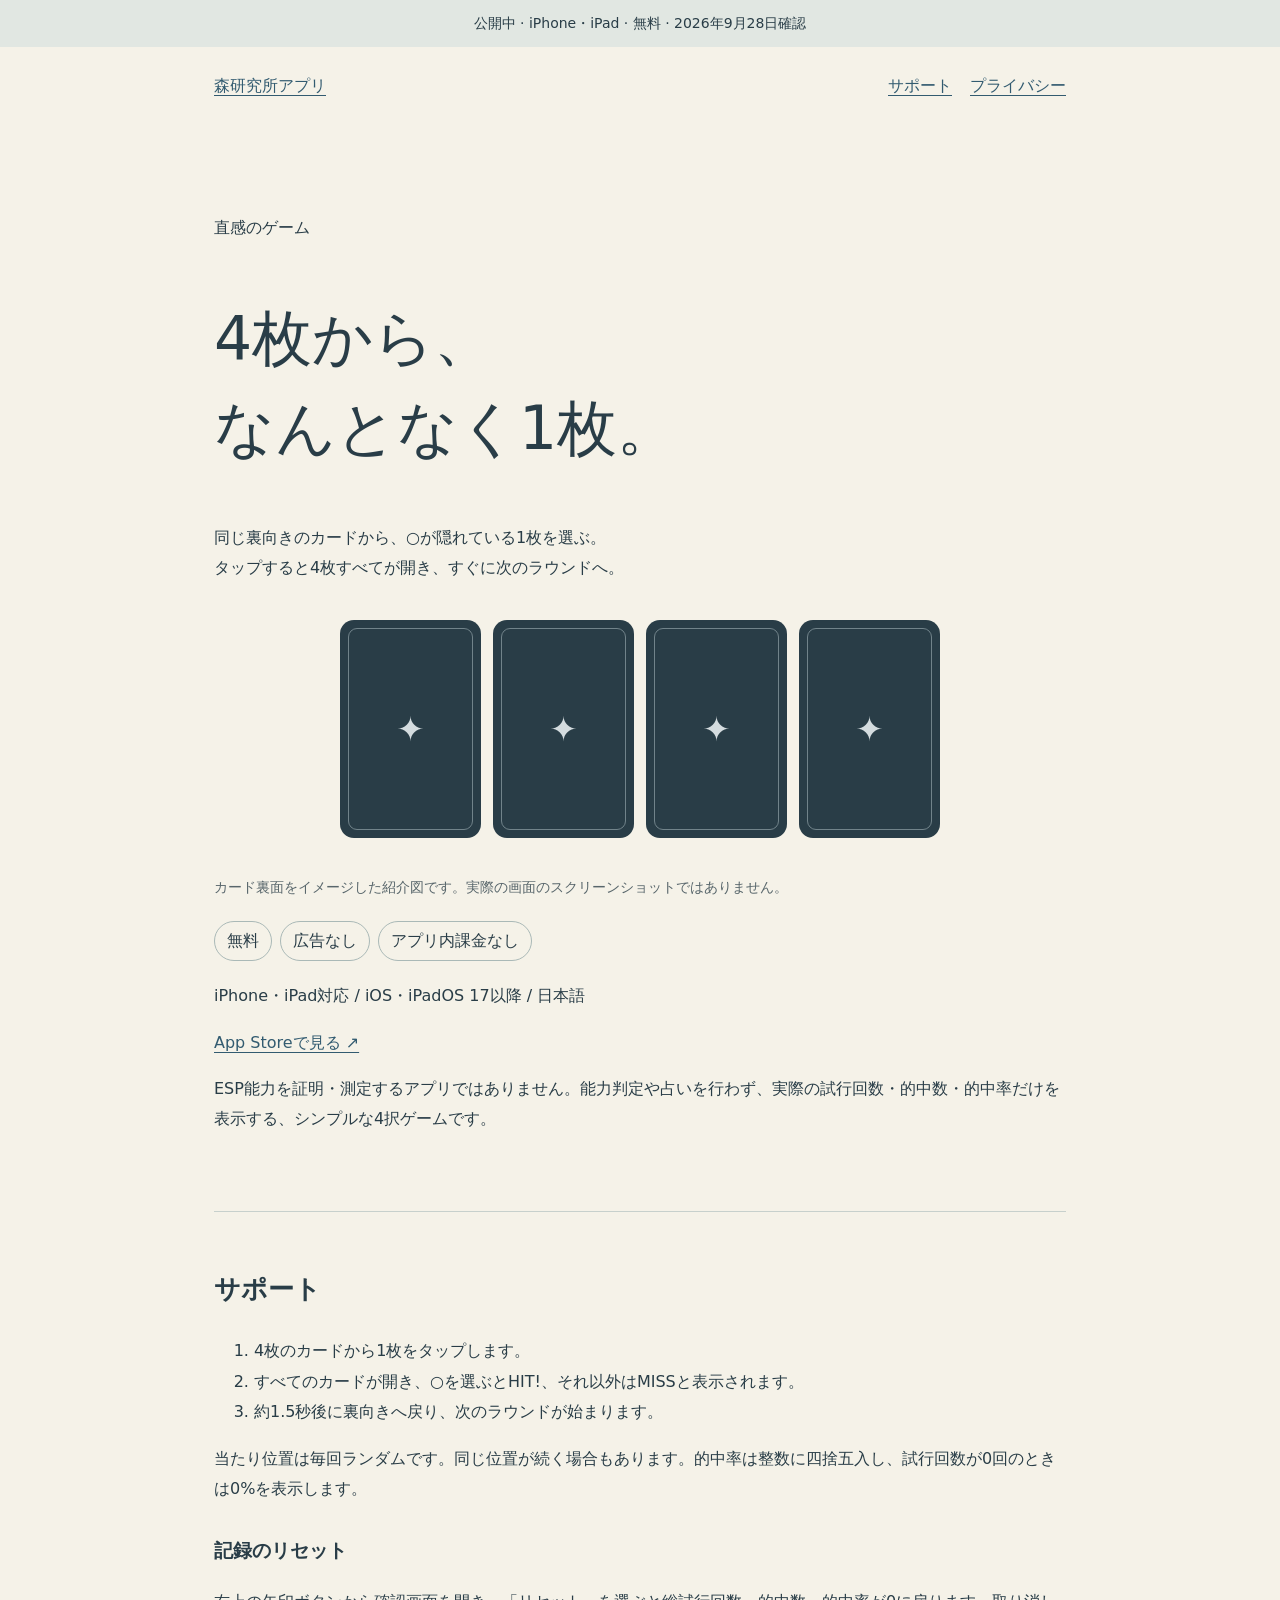
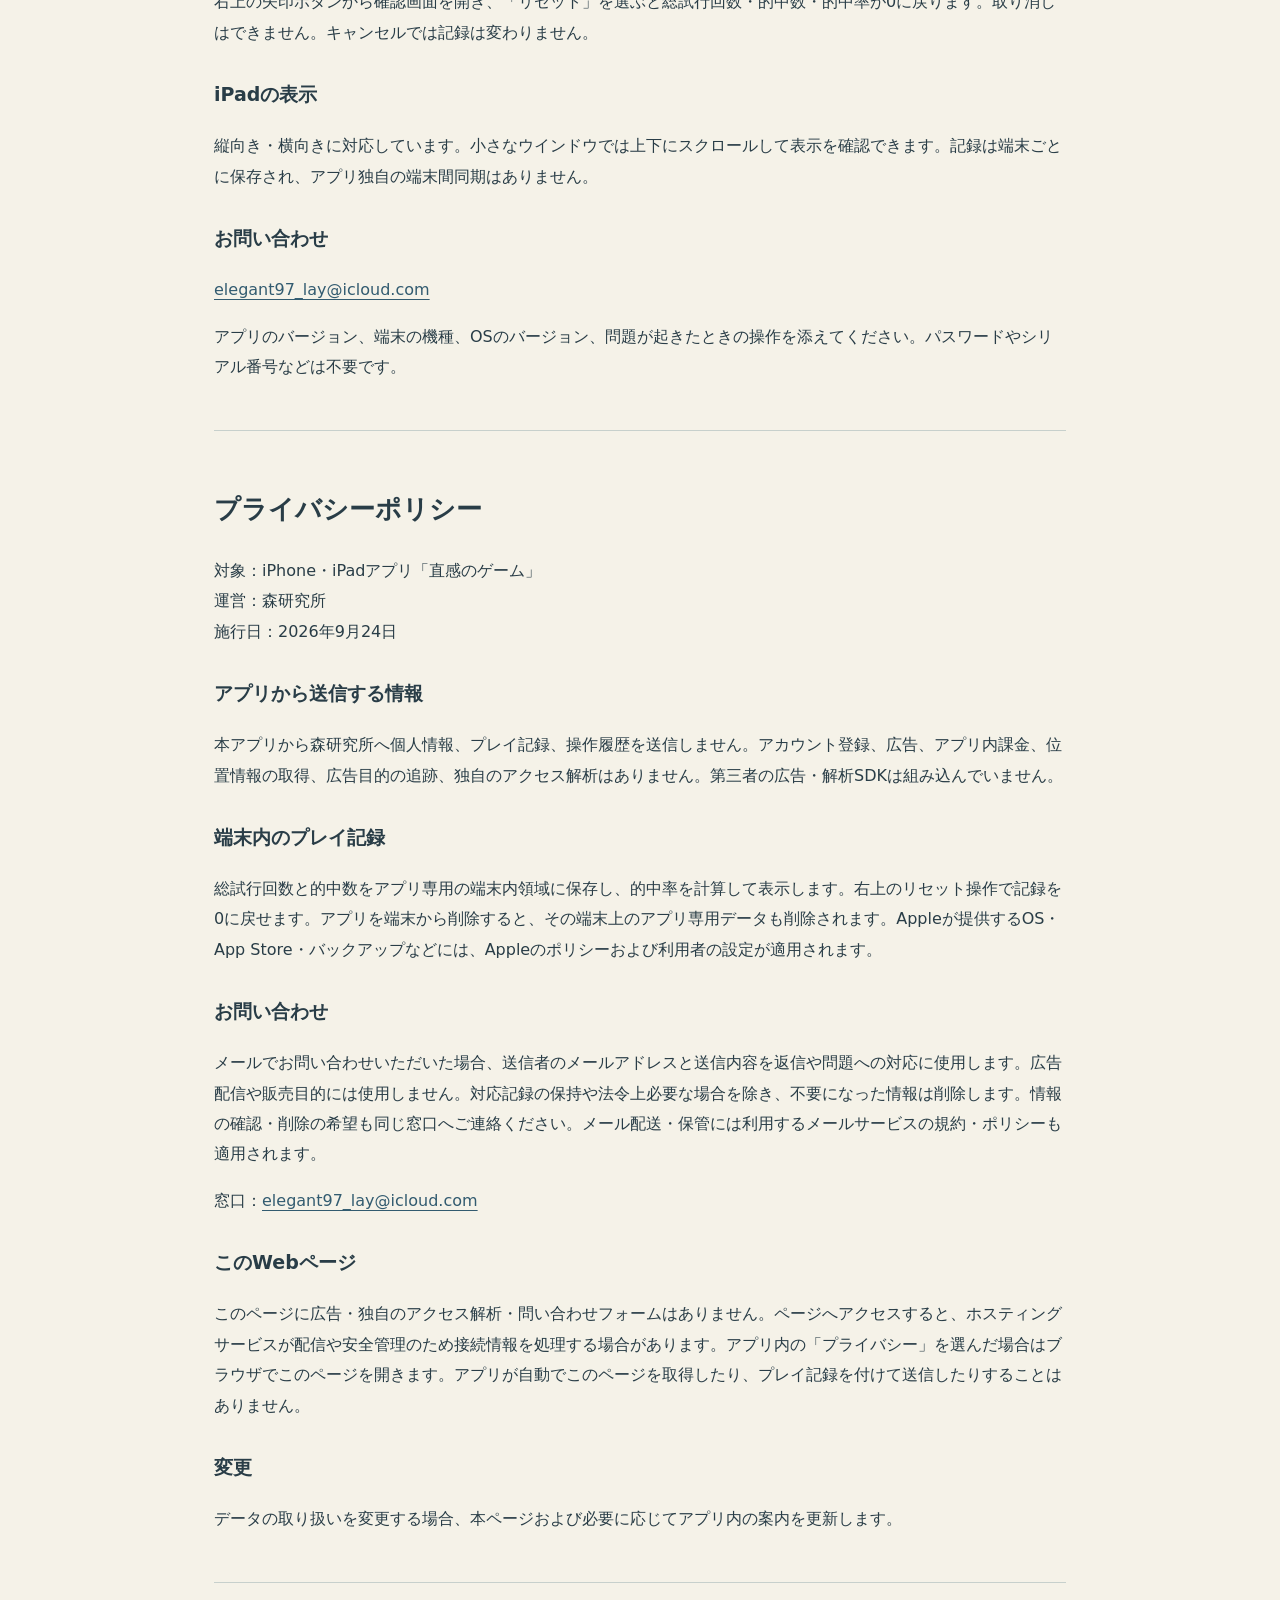
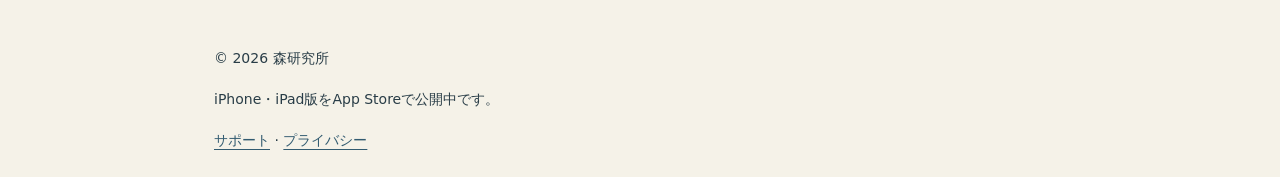
<file: intuition-game.html>
<!doctype html>
<html lang="ja">
<head>
<meta charset="utf-8">
<meta name="viewport" content="width=device-width,initial-scale=1">
<meta name="description" content="4枚から、なんとなく1枚。直感のゲームの紹介・サポート・プライバシーポリシー。iPhone・iPad向け、無料・広告なし・アプリ内課金なし。">
<title>直感のゲーム | 森研究所</title>
<style>
:root{color-scheme:light;font-family:system-ui,-apple-system,sans-serif;color:#293d47;background:#f5f2e8}
*{box-sizing:border-box}body{margin:0;line-height:1.9}header,main,footer{max-width:900px;margin:auto;padding:24px}
header{display:flex;justify-content:space-between;gap:16px;flex-wrap:wrap}nav{display:flex;gap:18px;flex-wrap:wrap}
a{color:#325b70;text-underline-offset:4px;overflow-wrap:anywhere}a:focus-visible{outline:3px solid #a64b35;outline-offset:4px}
.status{background:#e1e7e2;padding:10px 24px;text-align:center;font-size:14px}.hero{padding:48px 0 60px}
h1{font-size:clamp(32px,6vw,60px);line-height:1.5;font-weight:500}h2{font-size:26px}h3{font-size:19px;margin-top:28px}
.cards{display:flex;gap:12px;max-width:600px;margin:36px auto}.card{flex:1;aspect-ratio:1/1.55;background:#293d47;border-radius:14px;padding:8px}
.card span{display:flex;align-items:center;justify-content:center;border:1px solid #71838a;border-radius:9px;height:100%;color:#d4dcdf;font-size:34px}
.note{font-size:14px;color:#58666b}.tag{display:inline-block;margin:4px 8px 4px 0;padding:4px 12px;border:1px solid #aab9b7;border-radius:20px}
section{padding:32px 0;border-bottom:1px solid #c7d0cc}footer{font-size:14px}p,li{overflow-wrap:anywhere}
</style>
<script src="mori-analytics.js" defer></script>
</head>
<body>
<div class="status">公開中 · iPhone・iPad · 無料 · 2026年9月28日確認</div>
<header><a href="apps.html">森研究所アプリ</a><nav aria-label="ページ内案内"><a href="#support">サポート</a><a href="#privacy">プライバシー</a></nav></header>
<main>
<section class="hero">
<p>直感のゲーム</p><h1>4枚から、<br>なんとなく1枚。</h1>
<p>同じ裏向きのカードから、○が隠れている1枚を選ぶ。<br>タップすると4枚すべてが開き、すぐに次のラウンドへ。</p>
<div class="cards" aria-hidden="true"><div class="card"><span>✦</span></div><div class="card"><span>✦</span></div><div class="card"><span>✦</span></div><div class="card"><span>✦</span></div></div>
<p class="note">カード裏面をイメージした紹介図です。実際の画面のスクリーンショットではありません。</p>
<p><span class="tag">無料</span><span class="tag">広告なし</span><span class="tag">アプリ内課金なし</span></p>
<p>iPhone・iPad対応 / iOS・iPadOS 17以降 / 日本語</p><p><a href="https://apps.apple.com/jp/app/id6815533406">App Storeで見る ↗</a></p>
<p>ESP能力を証明・測定するアプリではありません。能力判定や占いを行わず、実際の試行回数・的中数・的中率だけを表示する、シンプルな4択ゲームです。</p>
</section>
<section id="support"><h2>サポート</h2>
<ol><li>4枚のカードから1枚をタップします。</li><li>すべてのカードが開き、○を選ぶとHIT!、それ以外はMISSと表示されます。</li><li>約1.5秒後に裏向きへ戻り、次のラウンドが始まります。</li></ol>
<p>当たり位置は毎回ランダムです。同じ位置が続く場合もあります。的中率は整数に四捨五入し、試行回数が0回のときは0%を表示します。</p>
<h3>記録のリセット</h3><p>右上の矢印ボタンから確認画面を開き、「リセット」を選ぶと総試行回数・的中数・的中率が0に戻ります。取り消しはできません。キャンセルでは記録は変わりません。</p>
<h3>iPadの表示</h3><p>縦向き・横向きに対応しています。小さなウインドウでは上下にスクロールして表示を確認できます。記録は端末ごとに保存され、アプリ独自の端末間同期はありません。</p>
<h3>お問い合わせ</h3><p><a href="mailto:elegant97_lay@icloud.com">elegant97_lay@icloud.com</a></p>
<p>アプリのバージョン、端末の機種、OSのバージョン、問題が起きたときの操作を添えてください。パスワードやシリアル番号などは不要です。</p>
</section>
<section id="privacy"><h2>プライバシーポリシー</h2>
<p>対象：iPhone・iPadアプリ「直感のゲーム」<br>運営：森研究所<br>施行日：2026年9月24日</p>
<h3>アプリから送信する情報</h3>
<p>本アプリから森研究所へ個人情報、プレイ記録、操作履歴を送信しません。アカウント登録、広告、アプリ内課金、位置情報の取得、広告目的の追跡、独自のアクセス解析はありません。第三者の広告・解析SDKは組み込んでいません。</p>
<h3>端末内のプレイ記録</h3>
<p>総試行回数と的中数をアプリ専用の端末内領域に保存し、的中率を計算して表示します。右上のリセット操作で記録を0に戻せます。アプリを端末から削除すると、その端末上のアプリ専用データも削除されます。Appleが提供するOS・App Store・バックアップなどには、Appleのポリシーおよび利用者の設定が適用されます。</p>
<h3>お問い合わせ</h3>
<p>メールでお問い合わせいただいた場合、送信者のメールアドレスと送信内容を返信や問題への対応に使用します。広告配信や販売目的には使用しません。対応記録の保持や法令上必要な場合を除き、不要になった情報は削除します。情報の確認・削除の希望も同じ窓口へご連絡ください。メール配送・保管には利用するメールサービスの規約・ポリシーも適用されます。</p>
<p>窓口：<a href="mailto:elegant97_lay@icloud.com">elegant97_lay@icloud.com</a></p>
<h3>このWebページ</h3>
<p>このページに広告・独自のアクセス解析・問い合わせフォームはありません。ページへアクセスすると、ホスティングサービスが配信や安全管理のため接続情報を処理する場合があります。アプリ内の「プライバシー」を選んだ場合はブラウザでこのページを開きます。アプリが自動でこのページを取得したり、プレイ記録を付けて送信したりすることはありません。</p>
<h3>変更</h3><p>データの取り扱いを変更する場合、本ページおよび必要に応じてアプリ内の案内を更新します。</p>
</section>
</main>
<footer><p>© 2026 森研究所</p><p>iPhone・iPad版をApp Storeで公開中です。</p><a href="#support">サポート</a> · <a href="#privacy">プライバシー</a></footer>
</body></html>
</file>
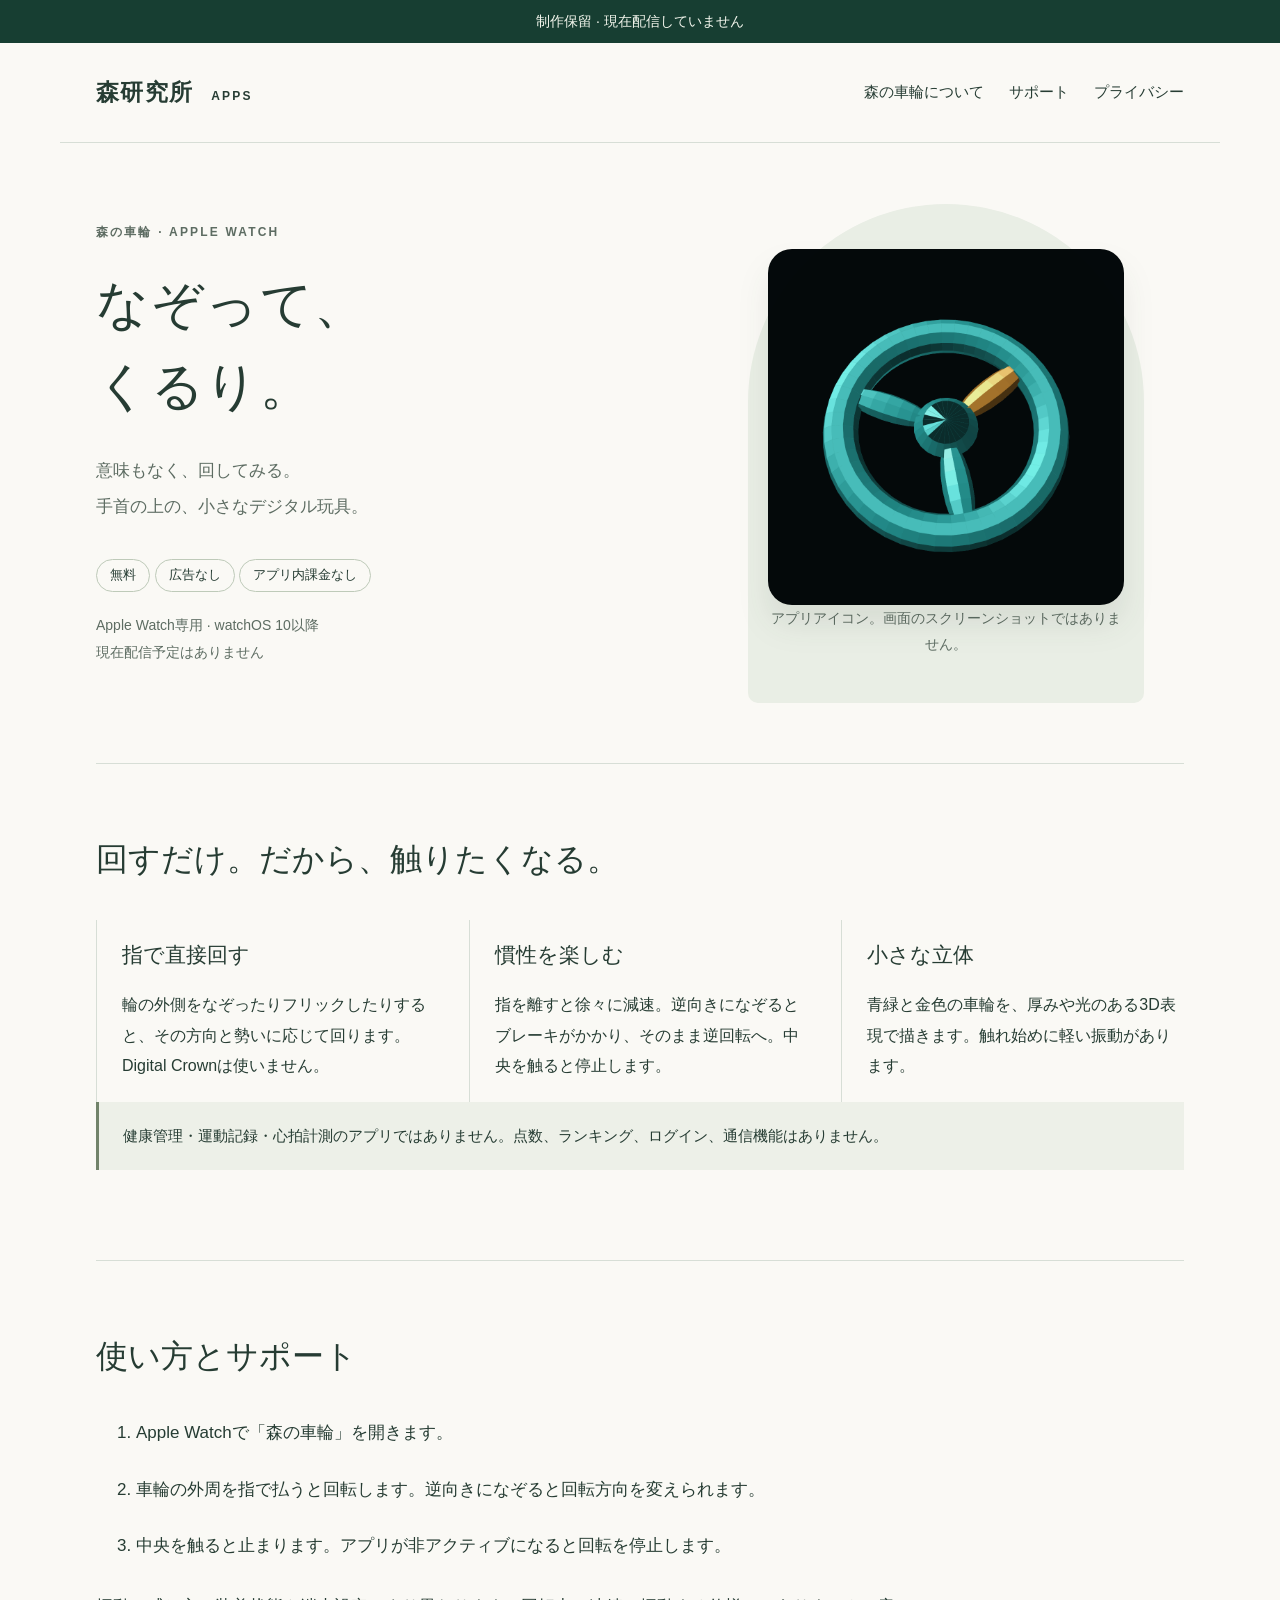
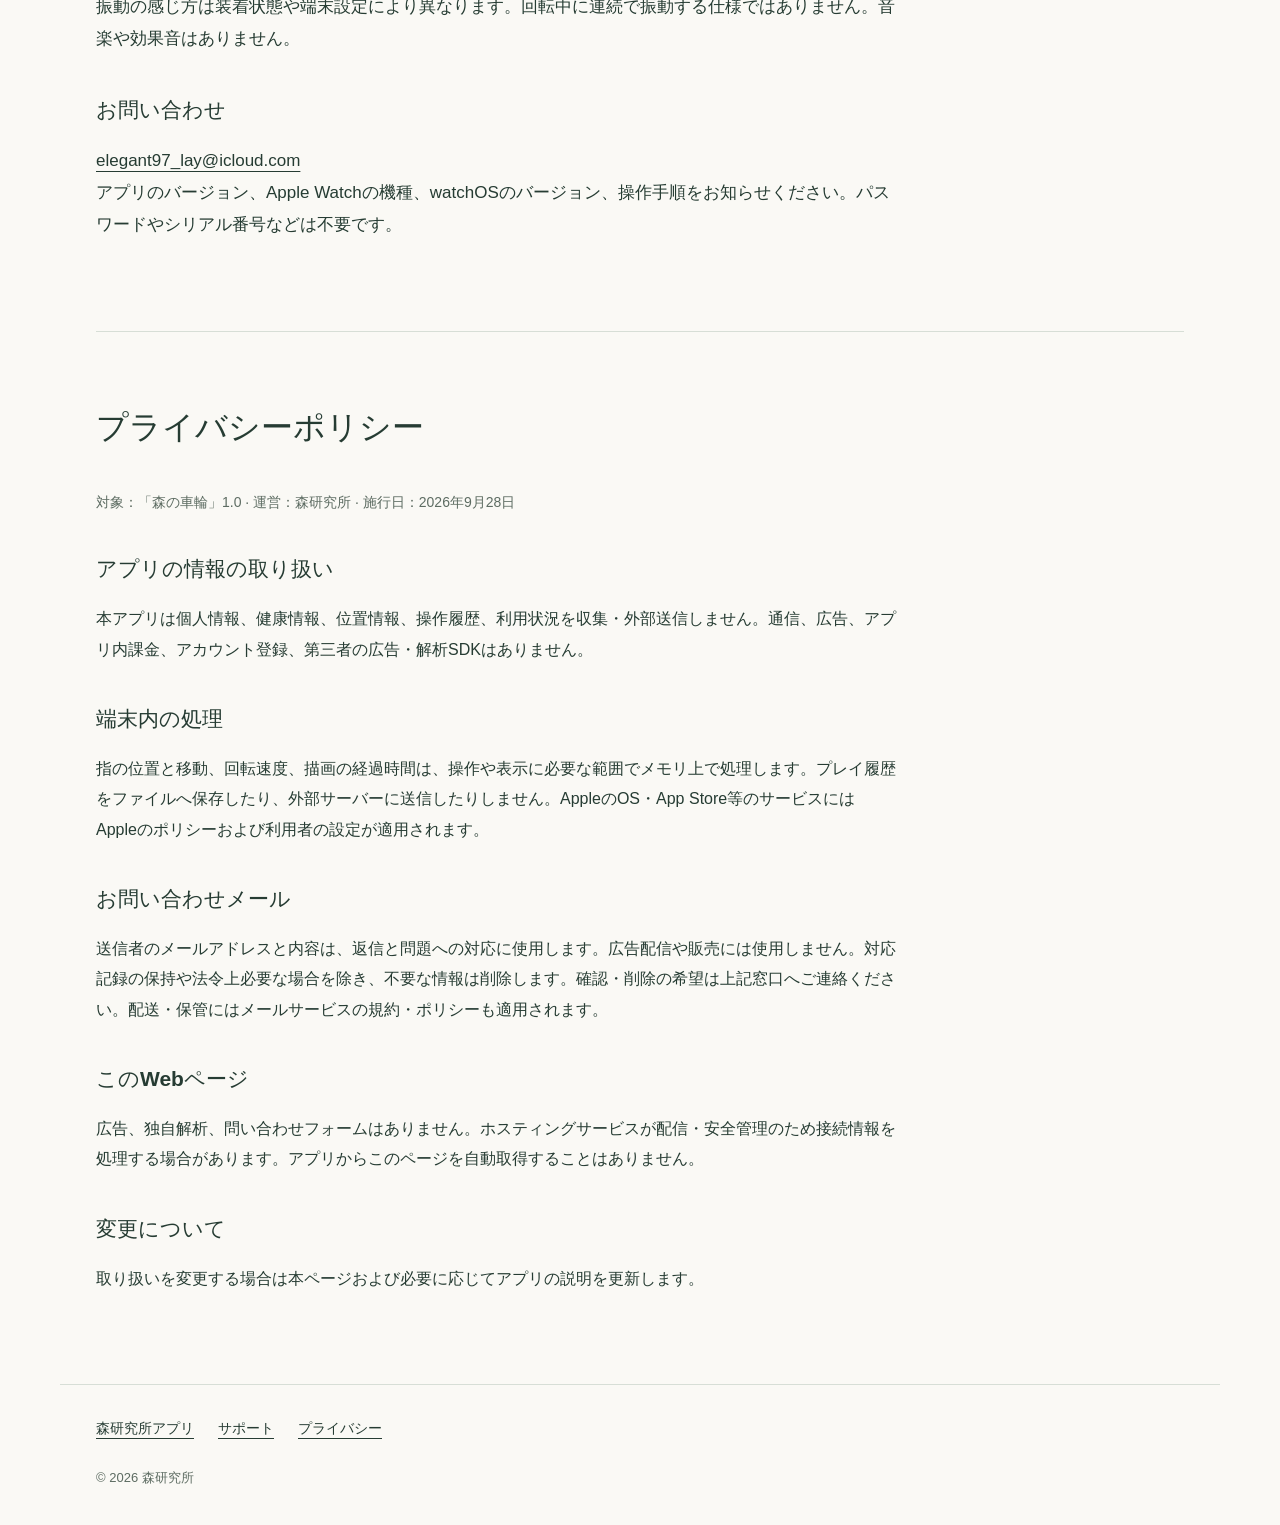
<file: kururi.html>
<!doctype html>
<html lang="ja"><head><meta charset="utf-8"><meta name="viewport" content="width=device-width,initial-scale=1">
<title>森の車輪 | 森研究所アプリ</title><meta name="description" content="森の車輪のサポートとプライバシーポリシー。現在、アプリの配信予定はありません。"><meta name="robots" content="noindex,nofollow">
<link rel="stylesheet" href="apps.css"><style>.art img{display:block;width:100%;height:auto;border-radius:24px}.copy{max-width:800px}.copy a{overflow-wrap:anywhere}.meta,figcaption{font-size:14px;color:var(--muted)}li{margin-bottom:12px}</style><script src="mori-analytics.js" defer></script>
</head>
<body><div class="preview">制作保留 · 現在配信していません</div>
<header><a class="brand" href="apps.html">森研究所 <span>APPS</span></a><nav aria-label="ページ内案内"><a href="#about">森の車輪について</a><a href="#support">サポート</a><a href="#privacy">プライバシー</a></nav></header>
<main><section class="hero" id="about"><div><p class="eyebrow">森の車輪 · APPLE WATCH</p><h1>なぞって、<br>くるり。</h1><p class="intro">意味もなく、回してみる。<br>手首の上の、小さなデジタル玩具。</p><p><span class="tag">無料</span> <span class="tag">広告なし</span> <span class="tag">アプリ内課金なし</span></p><p class="meta">Apple Watch専用 · watchOS 10以降<br>現在配信予定はありません</p></div><figure class="art"><img src="kururi-icon.png" alt="青緑の輪と金色のスポークを持つ森の車輪のアイコン" width="1024" height="1024"><figcaption>アプリアイコン。画面のスクリーンショットではありません。</figcaption></figure></section>
<section class="section"><h2>回すだけ。だから、触りたくなる。</h2><div class="features"><article><h3>指で直接回す</h3><p>輪の外側をなぞったりフリックしたりすると、その方向と勢いに応じて回ります。Digital Crownは使いません。</p></article><article><h3>慣性を楽しむ</h3><p>指を離すと徐々に減速。逆向きになぞるとブレーキがかかり、そのまま逆回転へ。中央を触ると停止します。</p></article><article><h3>小さな立体</h3><p>青緑と金色の車輪を、厚みや光のある3D表現で描きます。触れ始めに軽い振動があります。</p></article></div><p class="notice">健康管理・運動記録・心拍計測のアプリではありません。点数、ランキング、ログイン、通信機能はありません。</p></section>
<section class="section" id="support"><h2>使い方とサポート</h2><div class="copy"><ol><li>Apple Watchで「森の車輪」を開きます。</li><li>車輪の外周を指で払うと回転します。逆向きになぞると回転方向を変えられます。</li><li>中央を触ると止まります。アプリが非アクティブになると回転を停止します。</li></ol><p>振動の感じ方は装着状態や端末設定により異なります。回転中に連続で振動する仕様ではありません。音楽や効果音はありません。</p><h3>お問い合わせ</h3><p><a href="mailto:elegant97_lay@icloud.com">elegant97_lay@icloud.com</a><br>アプリのバージョン、Apple Watchの機種、watchOSのバージョン、操作手順をお知らせください。パスワードやシリアル番号などは不要です。</p></div></section>
<section class="section privacy" id="privacy"><h2>プライバシーポリシー</h2><div class="copy"><p class="meta">対象：「森の車輪」1.0 · 運営：森研究所 · 施行日：2026年9月28日</p><h3>アプリの情報の取り扱い</h3><p>本アプリは個人情報、健康情報、位置情報、操作履歴、利用状況を収集・外部送信しません。通信、広告、アプリ内課金、アカウント登録、第三者の広告・解析SDKはありません。</p><h3>端末内の処理</h3><p>指の位置と移動、回転速度、描画の経過時間は、操作や表示に必要な範囲でメモリ上で処理します。プレイ履歴をファイルへ保存したり、外部サーバーに送信したりしません。AppleのOS・App Store等のサービスにはAppleのポリシーおよび利用者の設定が適用されます。</p><h3>お問い合わせメール</h3><p>送信者のメールアドレスと内容は、返信と問題への対応に使用します。広告配信や販売には使用しません。対応記録の保持や法令上必要な場合を除き、不要な情報は削除します。確認・削除の希望は上記窓口へご連絡ください。配送・保管にはメールサービスの規約・ポリシーも適用されます。</p><h3>このWebページ</h3><p>広告、独自解析、問い合わせフォームはありません。ホスティングサービスが配信・安全管理のため接続情報を処理する場合があります。アプリからこのページを自動取得することはありません。</p><h3>変更について</h3><p>取り扱いを変更する場合は本ページおよび必要に応じてアプリの説明を更新します。</p></div></section></main><footer><a href="apps.html">森研究所アプリ</a><a href="#support">サポート</a><a href="#privacy">プライバシー</a><p>© 2026 森研究所</p></footer></body></html>
</file>
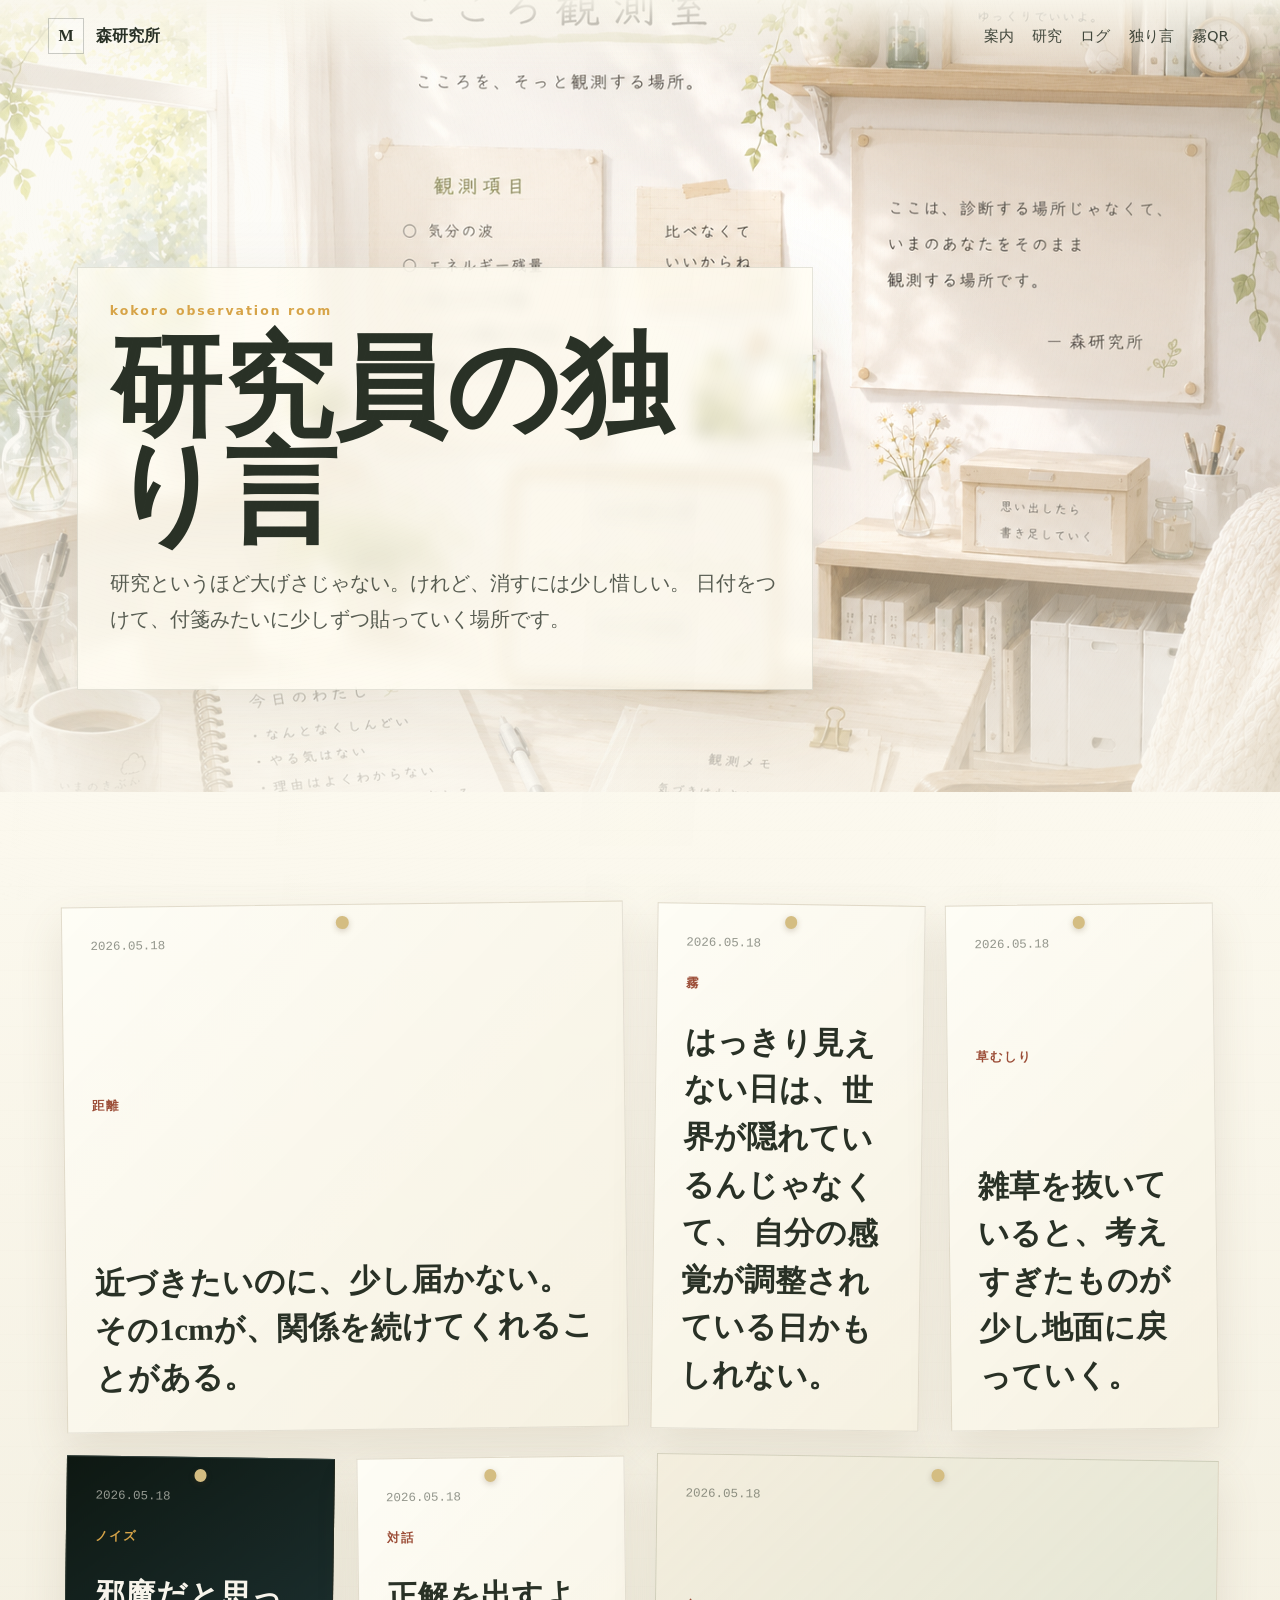
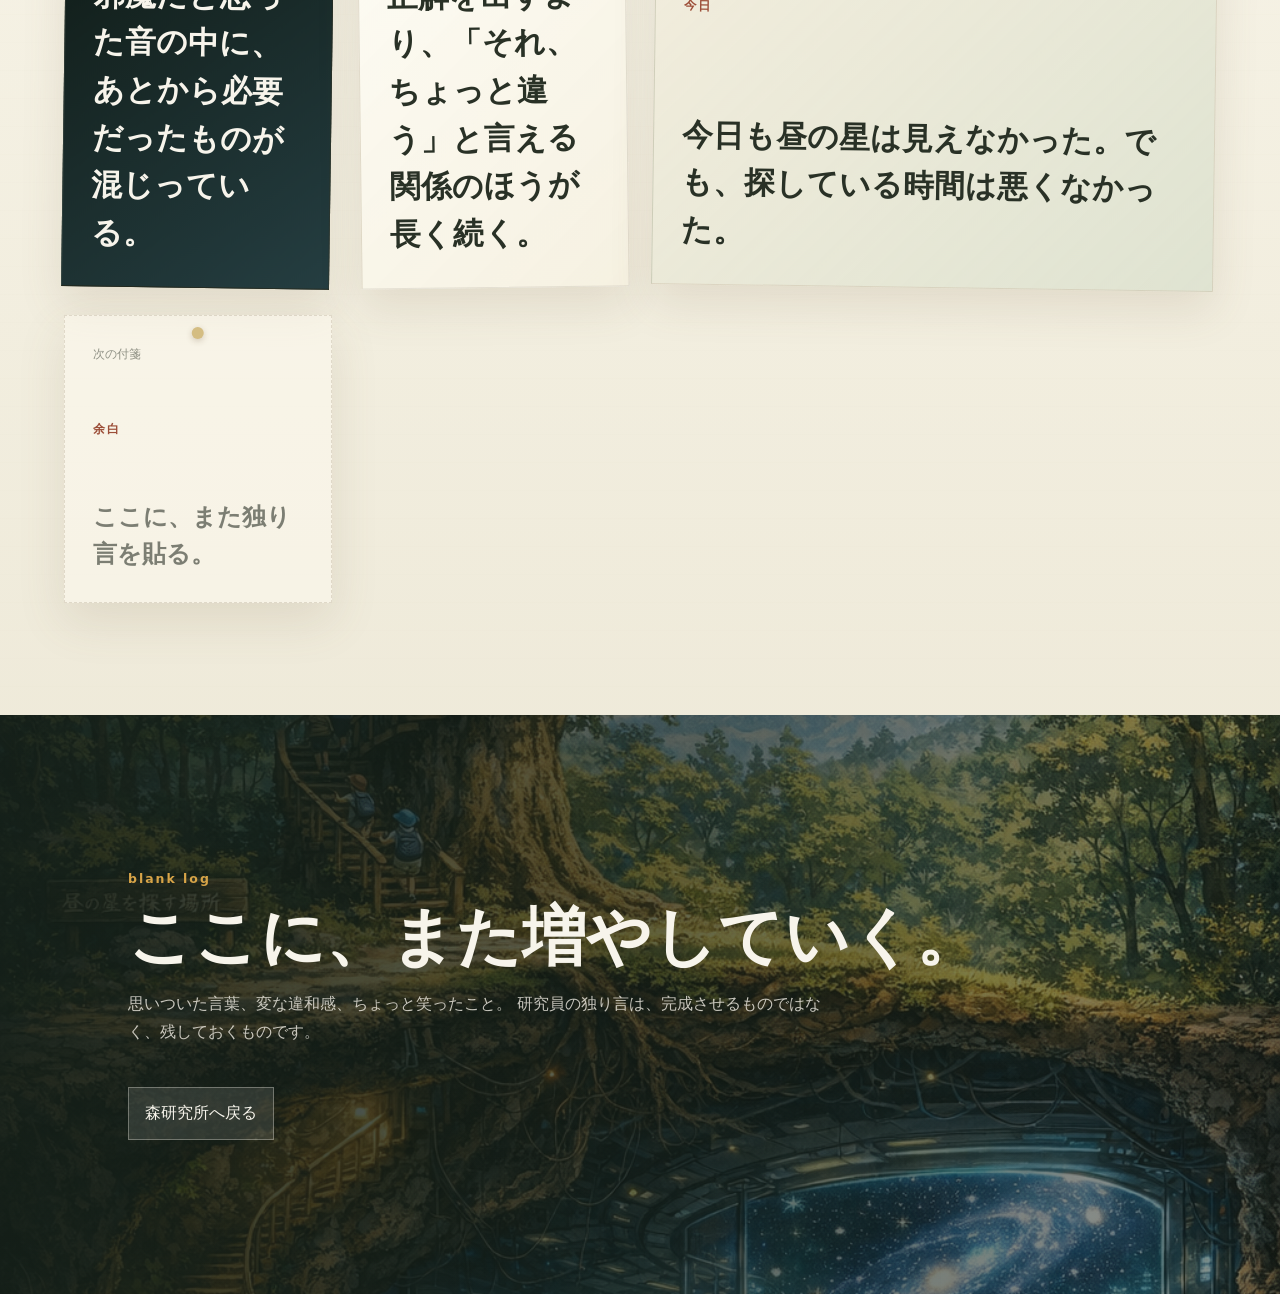
<file: monologue.html>
<!doctype html>
<html lang="ja">
  <head>
    <meta charset="utf-8" />
    <meta name="viewport" content="width=device-width, initial-scale=1" />
    <title>研究員の独り言 | 森研究所</title>
    <meta
      name="description"
      content="森研究所の研究員が残す、小さな気づきとつぶやきのページ。"
    />
    <link rel="stylesheet" href="styles.css" />
  <script src="mori-analytics.js" defer></script>
</head>
  <body class="monologue-page">
    <canvas id="noise-canvas" aria-hidden="true"></canvas>
    <div class="grain" aria-hidden="true"></div>
    <header class="site-header">
      <a class="brand" href="index.html" aria-label="森研究所 トップへ">
        <span class="brand-mark">M</span>
        <span>森研究所</span>
      </a>
      <nav class="nav" aria-label="主要ナビゲーション">
        <a href="index.html#guide">案内</a>
        <a href="index.html#themes">研究</a>
        <a href="index.html#logs">ログ</a>
        <a href="monologue.html">独り言</a>
        <a href="noise.html">霧QR</a>
      </nav>
    </header>

    <main>
      <section class="mono-hero" aria-label="研究員の独り言">
        <img src="kokoro-observation-room.png" alt="こころ観測室の机と付箋が貼られた壁" />
        <div class="mono-hero-shade" aria-hidden="true"></div>
        <div class="mono-hero-copy">
          <p class="eyebrow">kokoro observation room</p>
          <h1>研究員の独り言</h1>
          <p>
            研究というほど大げさじゃない。けれど、消すには少し惜しい。
            日付をつけて、付箋みたいに少しずつ貼っていく場所です。
          </p>
        </div>
      </section>

      <section class="mono-board" aria-label="独り言一覧">
        <article class="mono-note large pin-left">
          <time datetime="2026-05-18">2026.05.18</time>
          <span>距離</span>
          <p>
            近づきたいのに、少し届かない。その1cmが、関係を続けてくれることがある。
          </p>
        </article>
        <article class="mono-note pin-right">
          <time datetime="2026-05-18">2026.05.18</time>
          <span>霧</span>
          <p>
            はっきり見えない日は、世界が隠れているんじゃなくて、
            自分の感覚が調整されている日かもしれない。
          </p>
        </article>
        <article class="mono-note pin-left">
          <time datetime="2026-05-18">2026.05.18</time>
          <span>草むしり</span>
          <p>
            雑草を抜いていると、考えすぎたものが少し地面に戻っていく。
          </p>
        </article>
        <article class="mono-note dark pin-right">
          <time datetime="2026-05-18">2026.05.18</time>
          <span>ノイズ</span>
          <p>
            邪魔だと思った音の中に、あとから必要だったものが混じっている。
          </p>
        </article>
        <article class="mono-note pin-left">
          <time datetime="2026-05-18">2026.05.18</time>
          <span>対話</span>
          <p>
            正解を出すより、「それ、ちょっと違う」と言える関係のほうが長く続く。
          </p>
        </article>
        <article class="mono-note large quiet pin-right">
          <time datetime="2026-05-18">2026.05.18</time>
          <span>今日</span>
          <p>
            今日も昼の星は見えなかった。でも、探している時間は悪くなかった。
          </p>
        </article>
        <article class="mono-note empty">
          <time datetime="2026-05-19">次の付箋</time>
          <span>余白</span>
          <p>ここに、また独り言を貼る。</p>
        </article>
      </section>

      <section class="mono-entry" aria-label="独り言を書く場所">
        <p class="eyebrow">blank log</p>
        <h2>ここに、また増やしていく。</h2>
        <p>
          思いついた言葉、変な違和感、ちょっと笑ったこと。
          研究員の独り言は、完成させるものではなく、残しておくものです。
        </p>
        <a class="return-link mono-return" href="index.html">森研究所へ戻る</a>
      </section>
    </main>

    <script src="script.js"></script>
  </body>
</html>
</file>
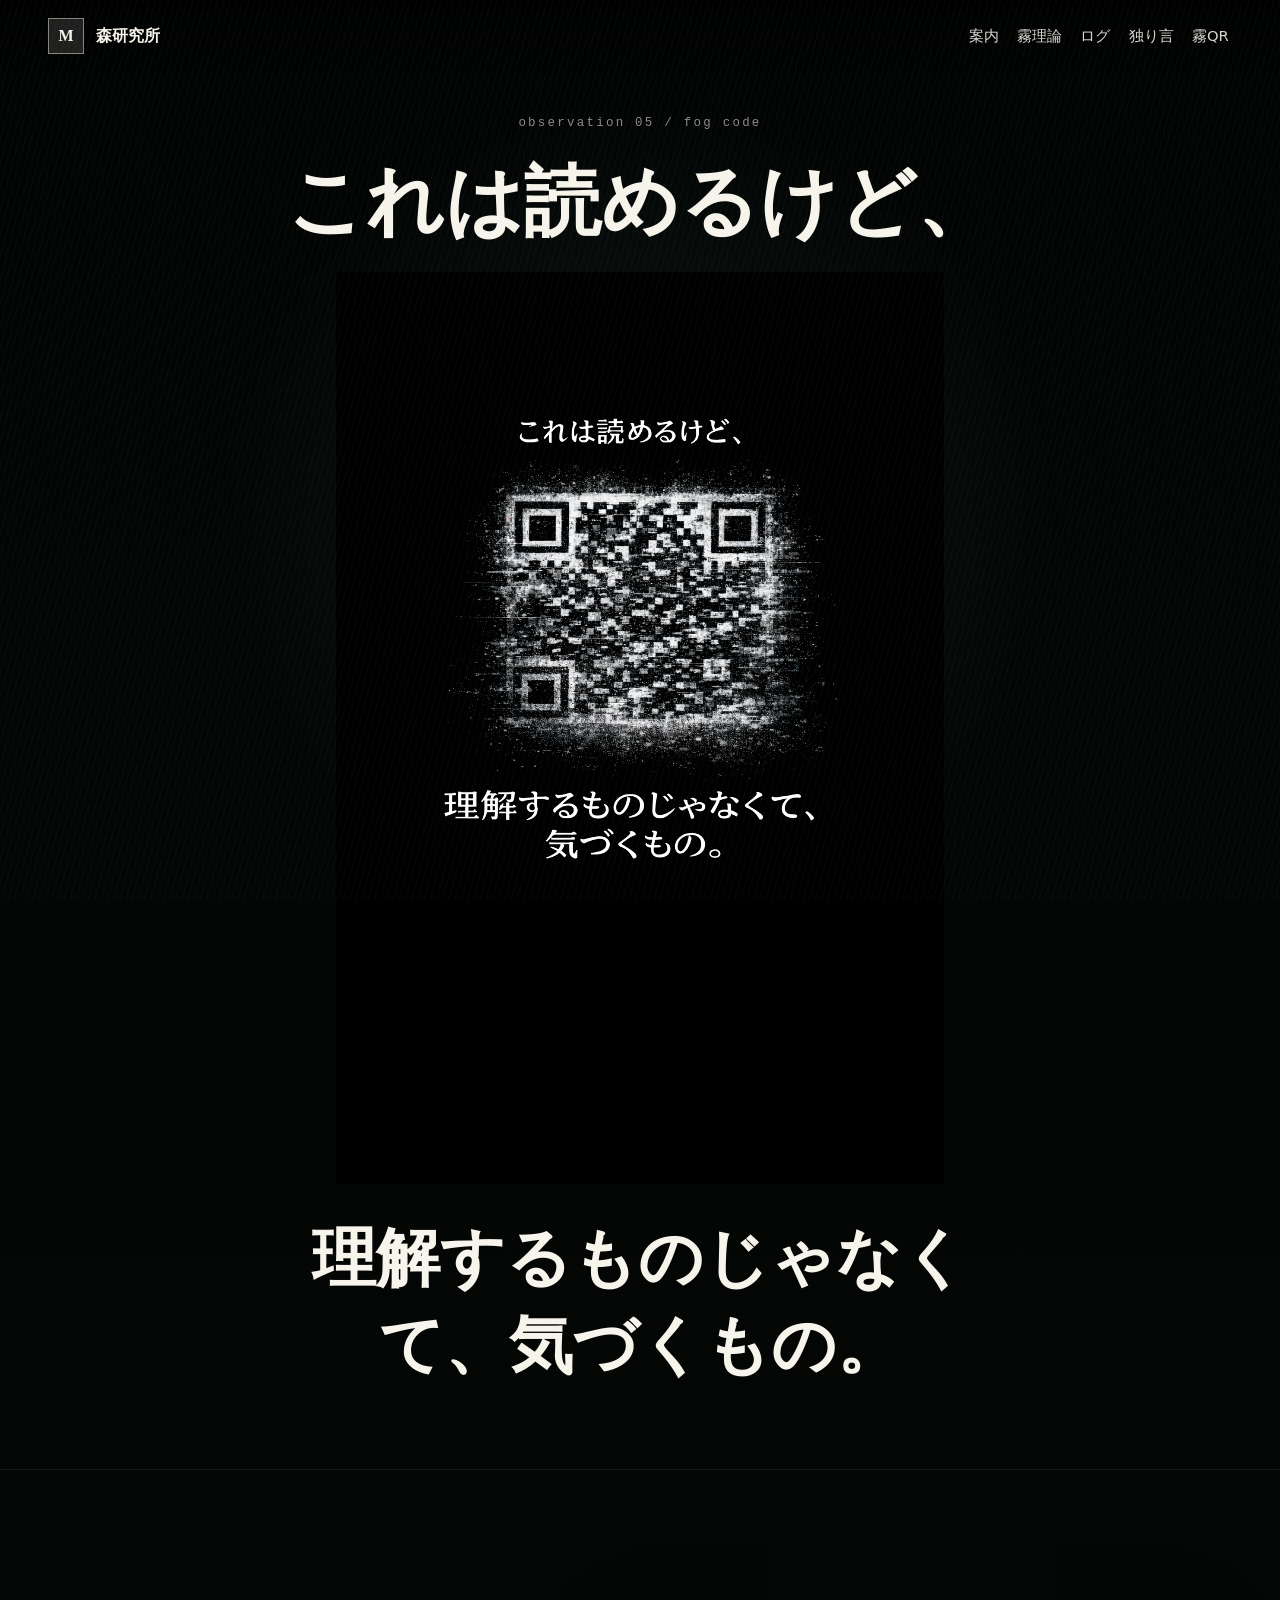
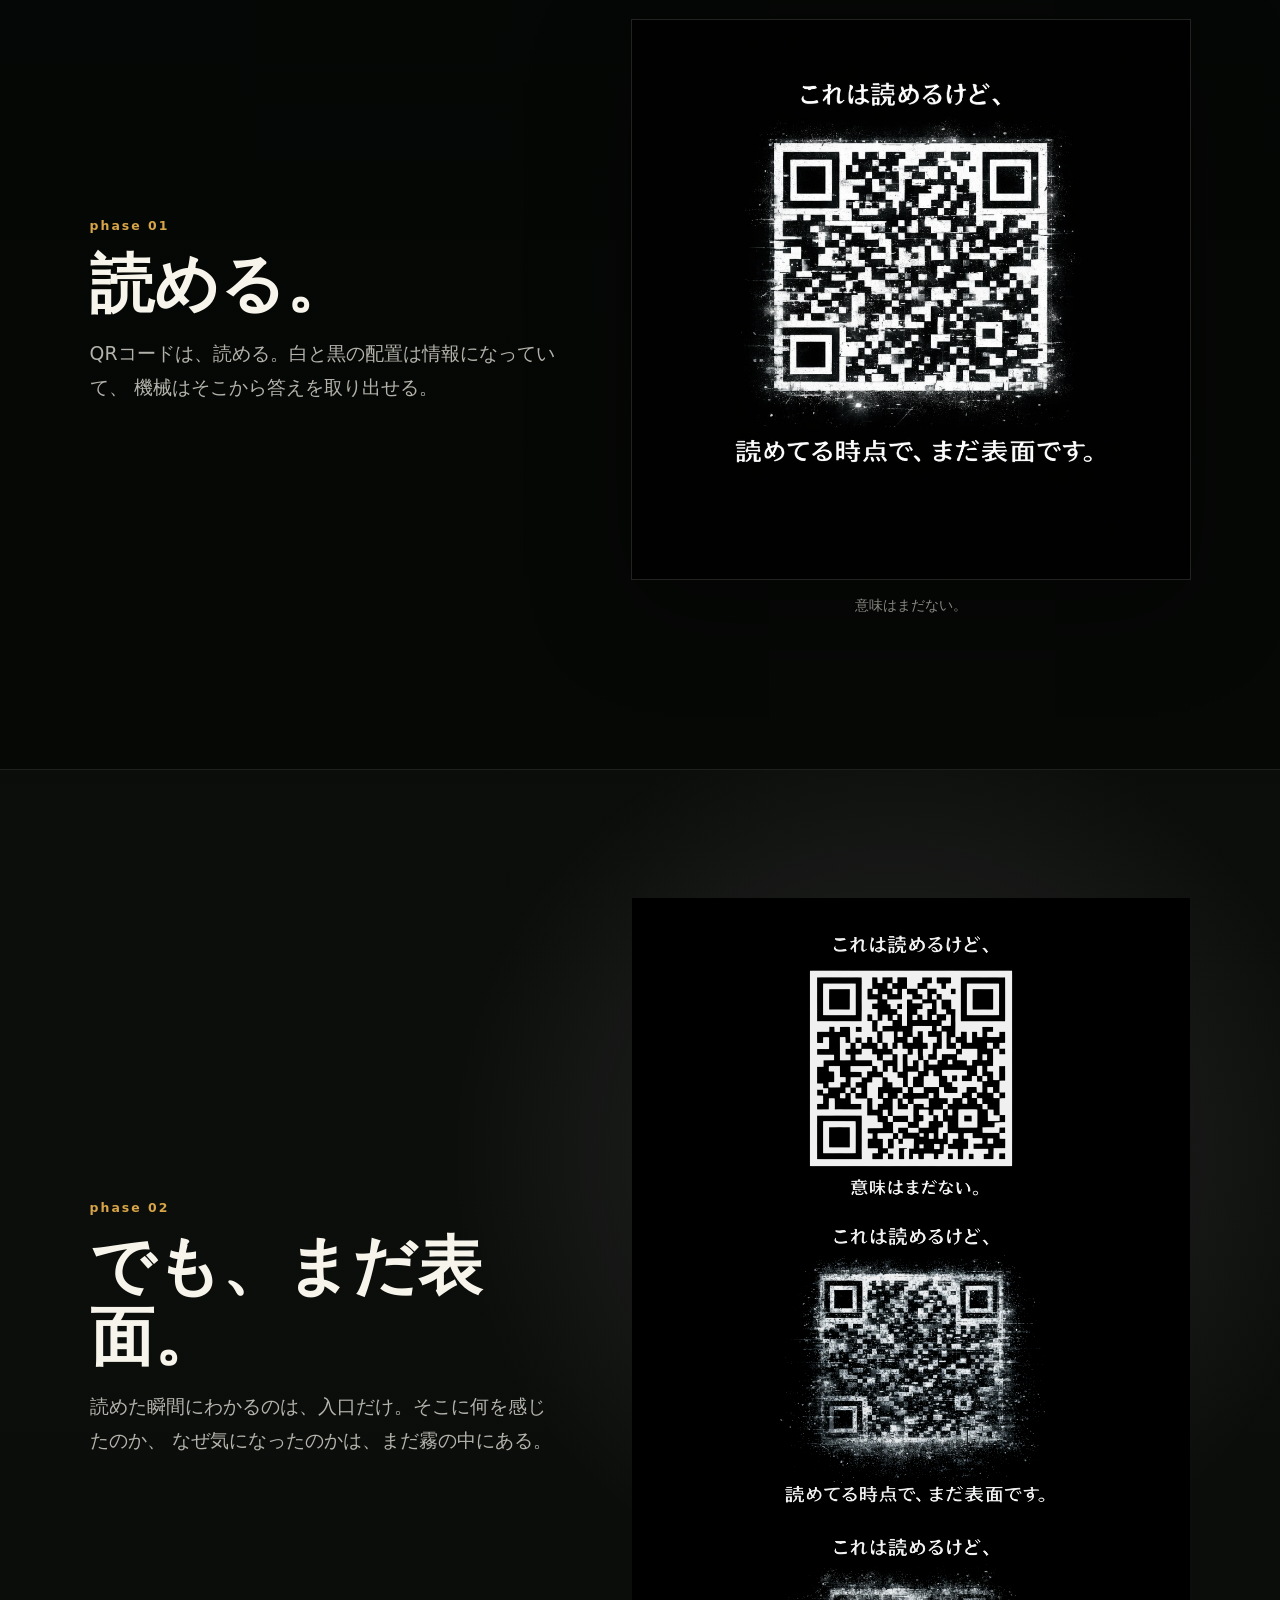
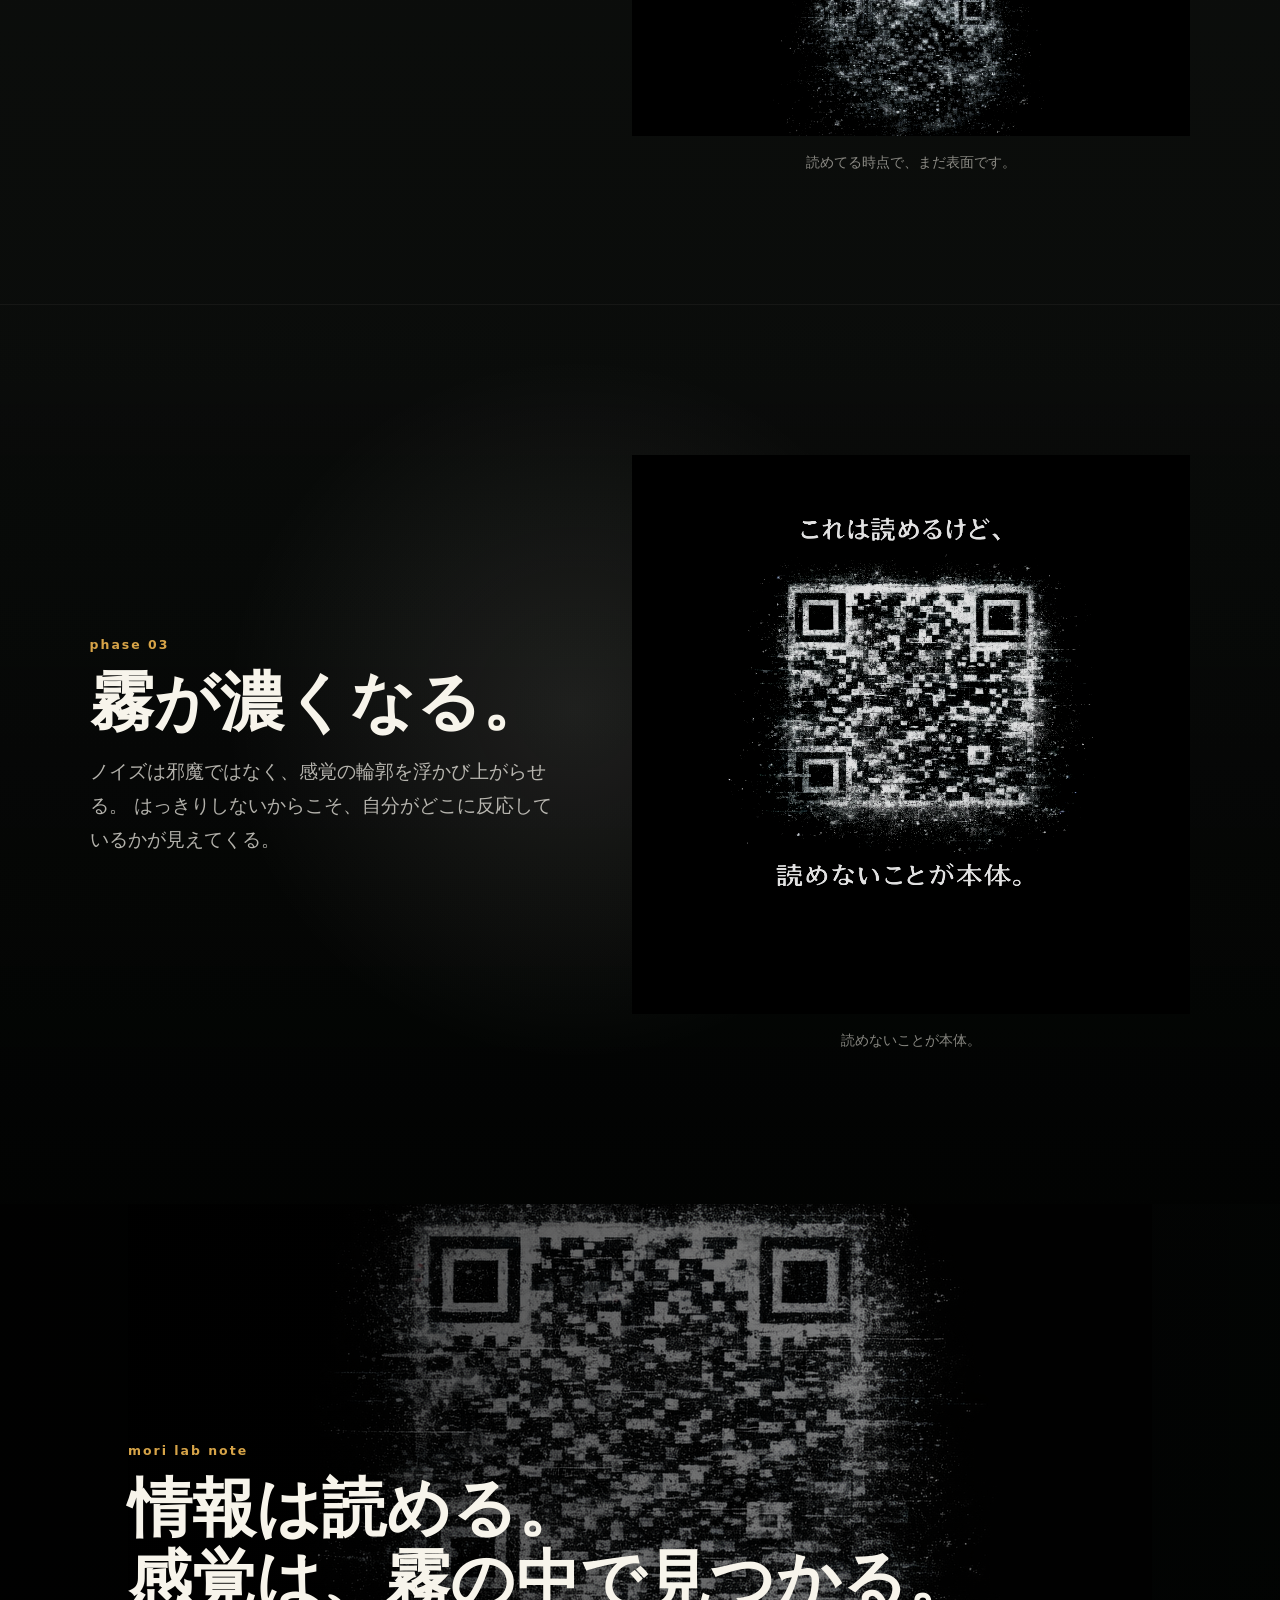
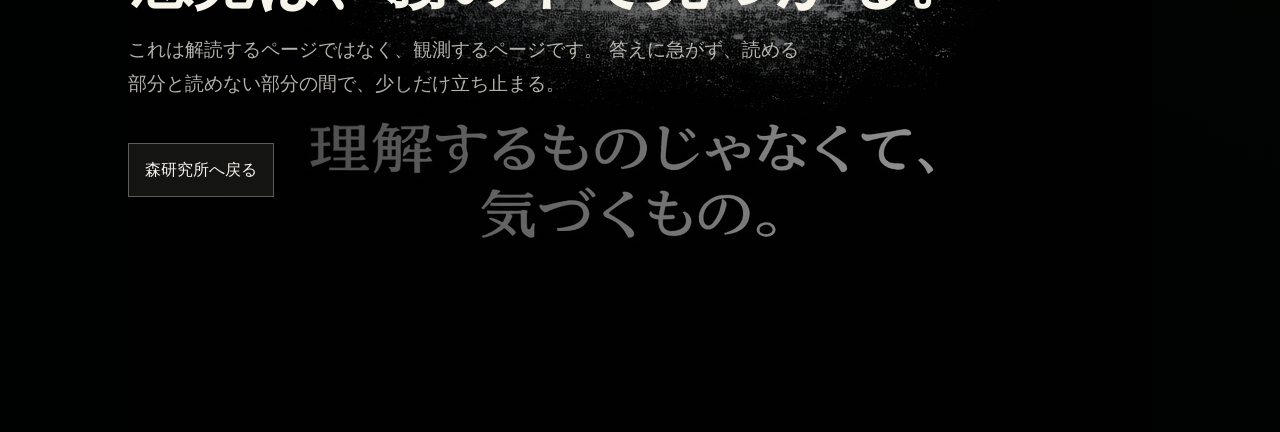
<file: noise.html>
<!doctype html>
<html lang="ja">
  <head>
    <meta charset="utf-8" />
    <meta name="viewport" content="width=device-width, initial-scale=1" />
    <title>霧QR | 森研究所</title>
    <meta
      name="description"
      content="読めるけれど、読むだけでは届かない。森研究所の霧QR観測ページ。"
    />
    <link rel="stylesheet" href="styles.css" />
  <script src="mori-analytics.js" defer></script>
</head>
  <body class="noise-page">
    <canvas id="noise-canvas" aria-hidden="true"></canvas>
    <div class="grain" aria-hidden="true"></div>
    <header class="site-header noise-header">
      <a class="brand" href="index.html" aria-label="森研究所 トップへ">
        <span class="brand-mark">M</span>
        <span>森研究所</span>
      </a>
      <nav class="nav" aria-label="主要ナビゲーション">
        <a href="index.html#guide">案内</a>
        <a href="index.html#fog">霧理論</a>
        <a href="index.html#logs">ログ</a>
        <a href="monologue.html">独り言</a>
        <a href="noise.html">霧QR</a>
      </nav>
    </header>

    <main>
      <section class="noise-hero" aria-label="霧QR">
        <div class="noise-kicker">observation 05 / fog code</div>
        <h1>これは読めるけど、</h1>
        <figure class="noise-main">
          <img src="noise-qr-mist.png" alt="霧のようなノイズに包まれたQRコード" />
        </figure>
        <p class="noise-statement">理解するものじゃなくて、気づくもの。</p>
      </section>

      <section class="reveal-section reveal-one">
        <div class="reveal-copy">
          <p class="eyebrow">phase 01</p>
          <h2>読める。</h2>
          <p>
            QRコードは、読める。白と黒の配置は情報になっていて、
            機械はそこから答えを取り出せる。
          </p>
        </div>
        <figure>
          <img src="noise-qr-surface.png" alt="はっきり読めるQRコード" />
          <figcaption>意味はまだない。</figcaption>
        </figure>
      </section>

      <section class="reveal-section reveal-two">
        <div class="reveal-copy">
          <p class="eyebrow">phase 02</p>
          <h2>でも、まだ表面。</h2>
          <p>
            読めた瞬間にわかるのは、入口だけ。そこに何を感じたのか、
            なぜ気になったのかは、まだ霧の中にある。
          </p>
        </div>
        <figure>
          <img src="noise-qr-sequence.png" alt="読めるQRと霧に包まれたQRが段階的に並ぶ画像" />
          <figcaption>読めてる時点で、まだ表面です。</figcaption>
        </figure>
      </section>

      <section class="reveal-section reveal-three">
        <div class="reveal-copy">
          <p class="eyebrow">phase 03</p>
          <h2>霧が濃くなる。</h2>
          <p>
            ノイズは邪魔ではなく、感覚の輪郭を浮かび上がらせる。
            はっきりしないからこそ、自分がどこに反応しているかが見えてくる。
          </p>
        </div>
        <figure>
          <img src="noise-qr-unreadable.png" alt="読めないことが本体と書かれた霧状のQRコード" />
          <figcaption>読めないことが本体。</figcaption>
        </figure>
      </section>

      <section class="noise-conclusion" aria-label="霧QRの結論">
        <p class="eyebrow">mori lab note</p>
        <h2>情報は読める。<br />感覚は、霧の中で見つかる。</h2>
        <p>
          これは解読するページではなく、観測するページです。
          答えに急がず、読める部分と読めない部分の間で、少しだけ立ち止まる。
        </p>
        <a class="return-link" href="index.html">森研究所へ戻る</a>
      </section>
    </main>

    <script src="script.js"></script>
  </body>
</html>
</file>
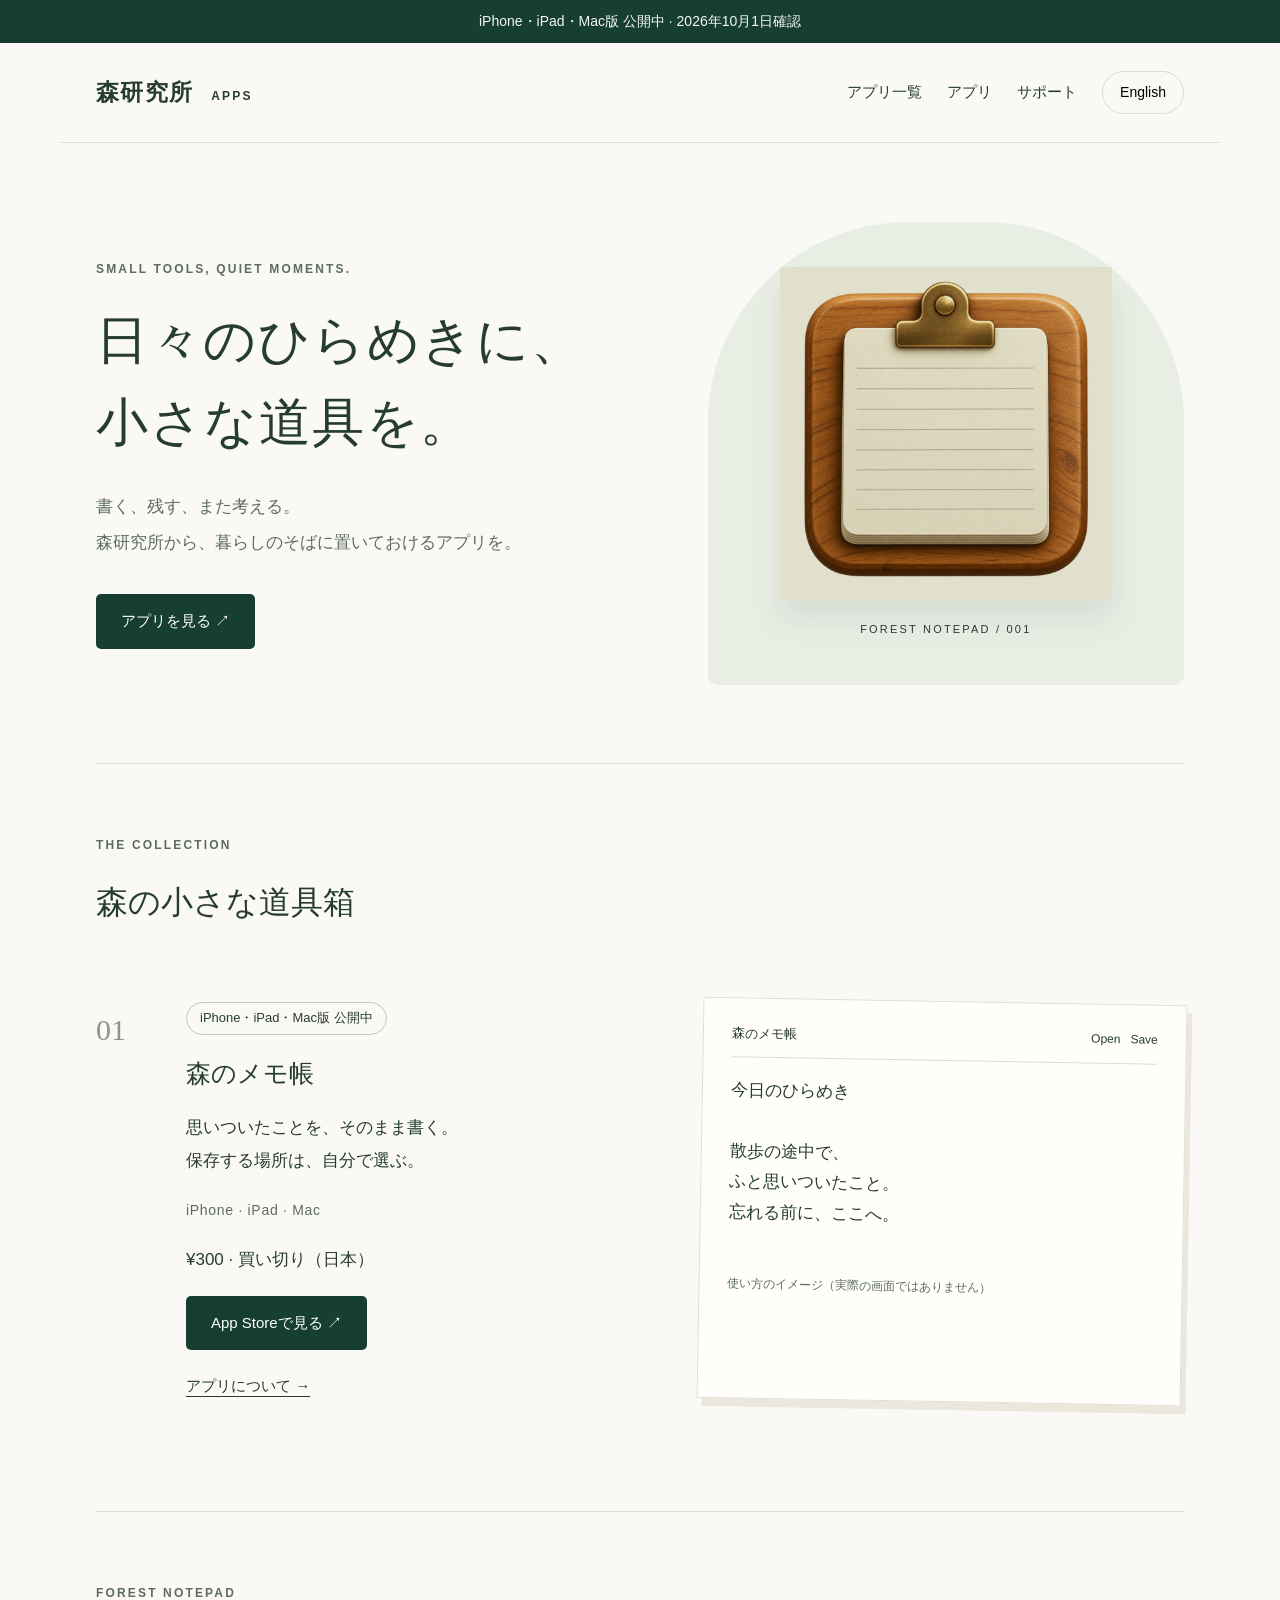
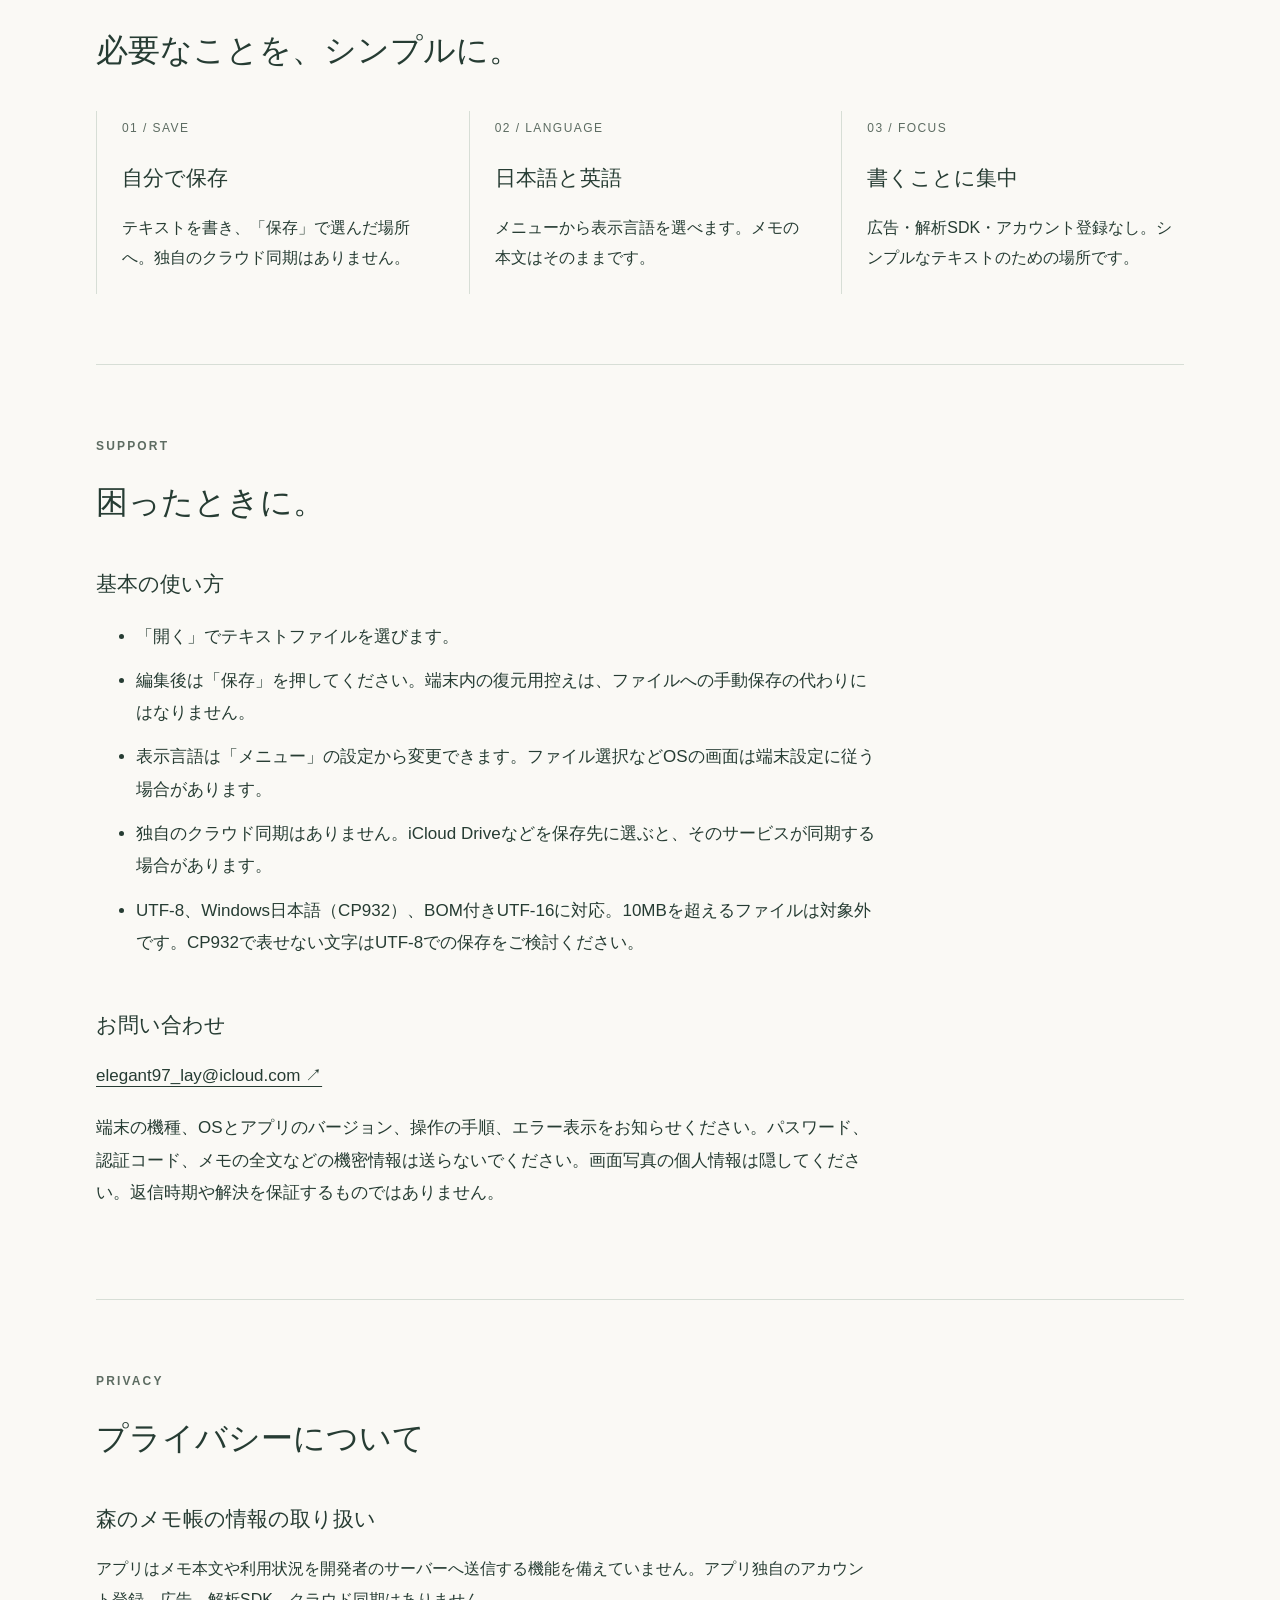
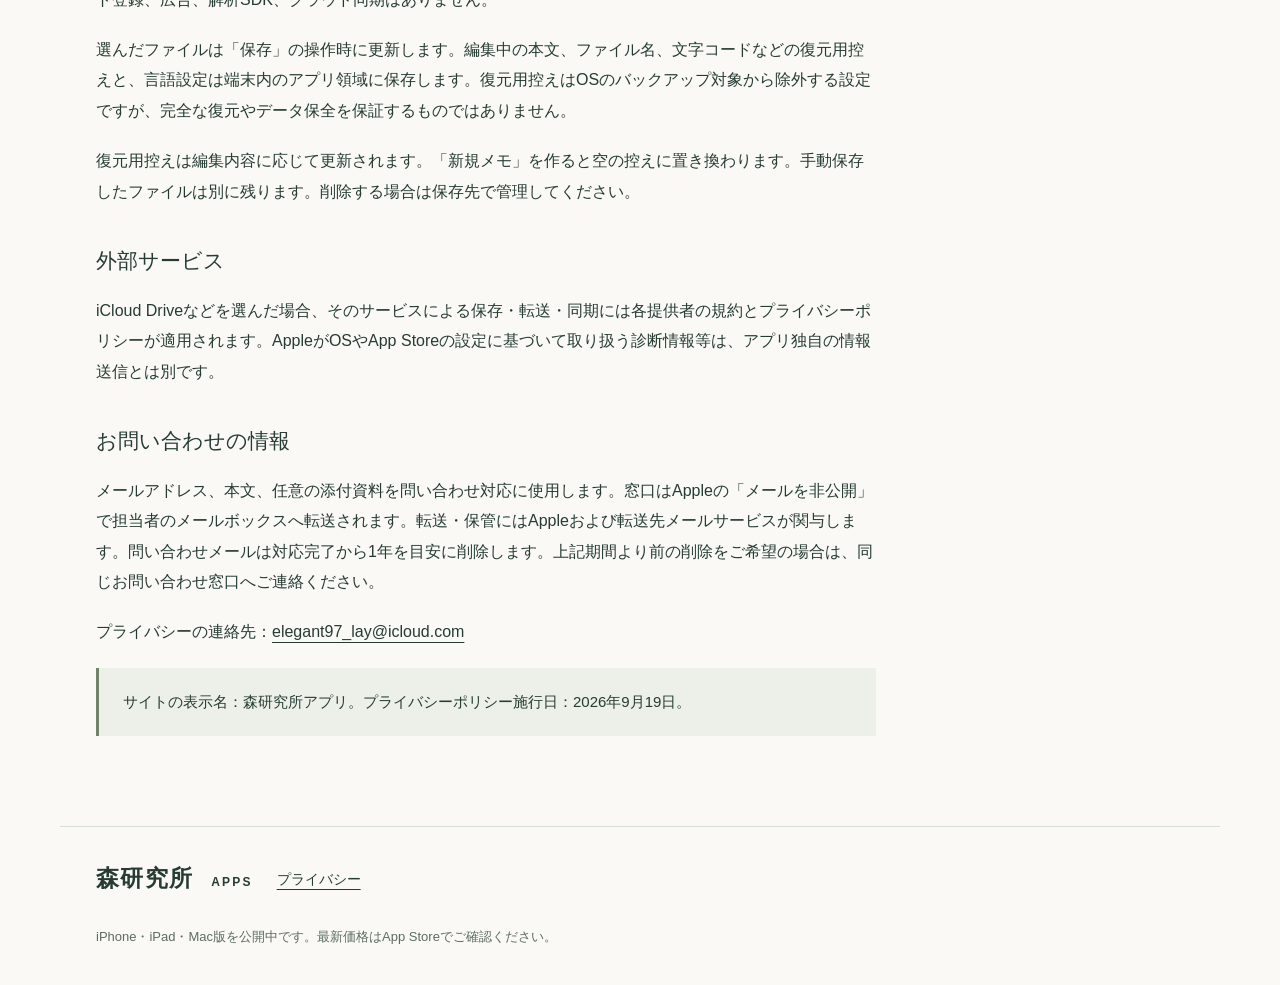
<file: notepad.html>
<!doctype html>
<html lang="ja"><head><meta charset="utf-8"><meta name="viewport" content="width=device-width,initial-scale=1"><meta name="description" content="森研究所のアプリ紹介。森のメモ帳の使い方、お問い合わせ、プライバシーポリシー。"><title>森のメモ帳 | 森研究所アプリ</title><link rel="icon" href="apps-notepad.png"><link rel="stylesheet" href="apps.css"><script src="mori-analytics.js" defer></script>
</head>
<body><div class="preview" data-ja="iPhone・iPad・Mac版 公開中 · 2026年10月1日確認" data-en="Available for iPhone, iPad & Mac · Checked October 1, 2026">iPhone・iPad・Mac版 公開中 · 2026年10月1日確認</div><header><a class="brand" href="#home">森研究所 <span>APPS</span></a><nav aria-label="Main"><a href="apps.html" data-ja="アプリ一覧" data-en="All apps">アプリ一覧</a><a href="#apps" data-ja="アプリ" data-en="Apps">アプリ</a><a href="#support" data-ja="サポート" data-en="Support">サポート</a><button id="language" type="button" aria-label="Switch to English">English</button></nav></header>
<main id="home"><section class="hero"><div><p class="eyebrow">SMALL TOOLS, QUIET MOMENTS.</p><h1 data-ja="日々のひらめきに、<br>小さな道具を。" data-en="Small tools.<br>Room for your thoughts.">日々のひらめきに、<br>小さな道具を。</h1><p class="intro" data-ja="書く、残す、また考える。<br>森研究所から、暮らしのそばに置いておけるアプリを。" data-en="Write, keep, and think again.<br>Thoughtful little apps from Mori Lab, made for everyday life.">書く、残す、また考える。<br>森研究所から、暮らしのそばに置いておけるアプリを。</p><a class="button" href="#apps" data-ja="アプリを見る ↗" data-en="Explore the apps ↗">アプリを見る ↗</a></div><div class="art"><span class="orbit"></span><img src="apps-notepad.png" alt="木のクリップボードのメモ帳アイコン" width="1024" height="1024"><p>FOREST NOTEPAD / 001</p></div></section>
<section id="apps" class="section"><div class="section-title"><p class="eyebrow">THE COLLECTION</p><h2 data-ja="森の小さな道具箱" data-en="The Mori Lab collection">森の小さな道具箱</h2></div><article class="app"><div class="app-number">01</div><div><span class="tag" data-ja="iPhone・iPad・Mac版 公開中" data-en="Available for iPhone, iPad & Mac">iPhone・iPad・Mac版 公開中</span><h3 data-ja="森のメモ帳" data-en="Forest Notepad">森のメモ帳</h3><p data-ja="思いついたことを、そのまま書く。<br>保存する場所は、自分で選ぶ。" data-en="Put your thoughts into words.<br>Choose where to save them.">思いついたことを、そのまま書く。<br>保存する場所は、自分で選ぶ。</p><p class="platform">iPhone · iPad · Mac</p><p data-ja="¥300 · 買い切り（日本）" data-en="¥300 · One-time purchase in Japan">¥300 · 買い切り（日本）</p><p><a class="button" href="https://apps.apple.com/jp/app/id6816288116" data-ja="App Storeで見る ↗" data-en="View on the App Store ↗">App Storeで見る ↗</a></p><a href="#notepad" class="text-link" data-ja="アプリについて →" data-en="About the app →">アプリについて →</a></div><div class="paper"><div class="paper-top">森のメモ帳 <span>Open &nbsp; Save</span></div><p data-ja="今日のひらめき<br><br>散歩の途中で、<br>ふと思いついたこと。<br>忘れる前に、ここへ。" data-en="A thought for today<br><br>A small idea<br>on the walk home.<br>Keep it here.">今日のひらめき<br><br>散歩の途中で、<br>ふと思いついたこと。<br>忘れる前に、ここへ。</p><small data-ja="使い方のイメージ（実際の画面ではありません）" data-en="Illustration, not an app screenshot">使い方のイメージ（実際の画面ではありません）</small></div></article></section>
<section id="notepad" class="section"><p class="eyebrow">FOREST NOTEPAD</p><h2 data-ja="必要なことを、シンプルに。" data-en="Just what you need.">必要なことを、シンプルに。</h2><div class="features"><article><span>01 / SAVE</span><h3 data-ja="自分で保存" data-en="Save it yourself">自分で保存</h3><p data-ja="テキストを書き、「保存」で選んだ場所へ。独自のクラウド同期はありません。" data-en="Write your text, then choose Save and a location. No app-managed cloud sync.">テキストを書き、「保存」で選んだ場所へ。独自のクラウド同期はありません。</p></article><article><span>02 / LANGUAGE</span><h3 data-ja="日本語と英語" data-en="Japanese & English">日本語と英語</h3><p data-ja="メニューから表示言語を選べます。メモの本文はそのままです。" data-en="Choose your interface language in Menu. Your note contents stay unchanged.">メニューから表示言語を選べます。メモの本文はそのままです。</p></article><article><span>03 / FOCUS</span><h3 data-ja="書くことに集中" data-en="Space to focus">書くことに集中</h3><p data-ja="広告・解析SDK・アカウント登録なし。シンプルなテキストのための場所です。" data-en="No ads, analytics SDK, or app account. A simple place for plain text.">広告・解析SDK・アカウント登録なし。シンプルなテキストのための場所です。</p></article></div></section>
<section id="support" class="section"><p class="eyebrow">SUPPORT</p><h2 data-ja="困ったときに。" data-en="A little help.">困ったときに。</h2><div id="support-copy"></div></section>
<section id="privacy" class="section privacy"><p class="eyebrow">PRIVACY</p><h2 data-ja="プライバシーについて" data-en="Your privacy">プライバシーについて</h2><div id="privacy-copy"></div></section></main>
<footer><a class="brand" href="#home">森研究所 <span>APPS</span></a><a href="#privacy" data-ja="プライバシー" data-en="Privacy">プライバシー</a><p data-ja="iPhone・iPad・Mac版を公開中です。最新価格はApp Storeでご確認ください。" data-en="Available for iPhone, iPad and Mac. Check the App Store for current pricing.">iPhone・iPad・Mac版を公開中です。最新価格はApp Storeでご確認ください。</p></footer><script src="apps.js"></script></body></html>
</file>
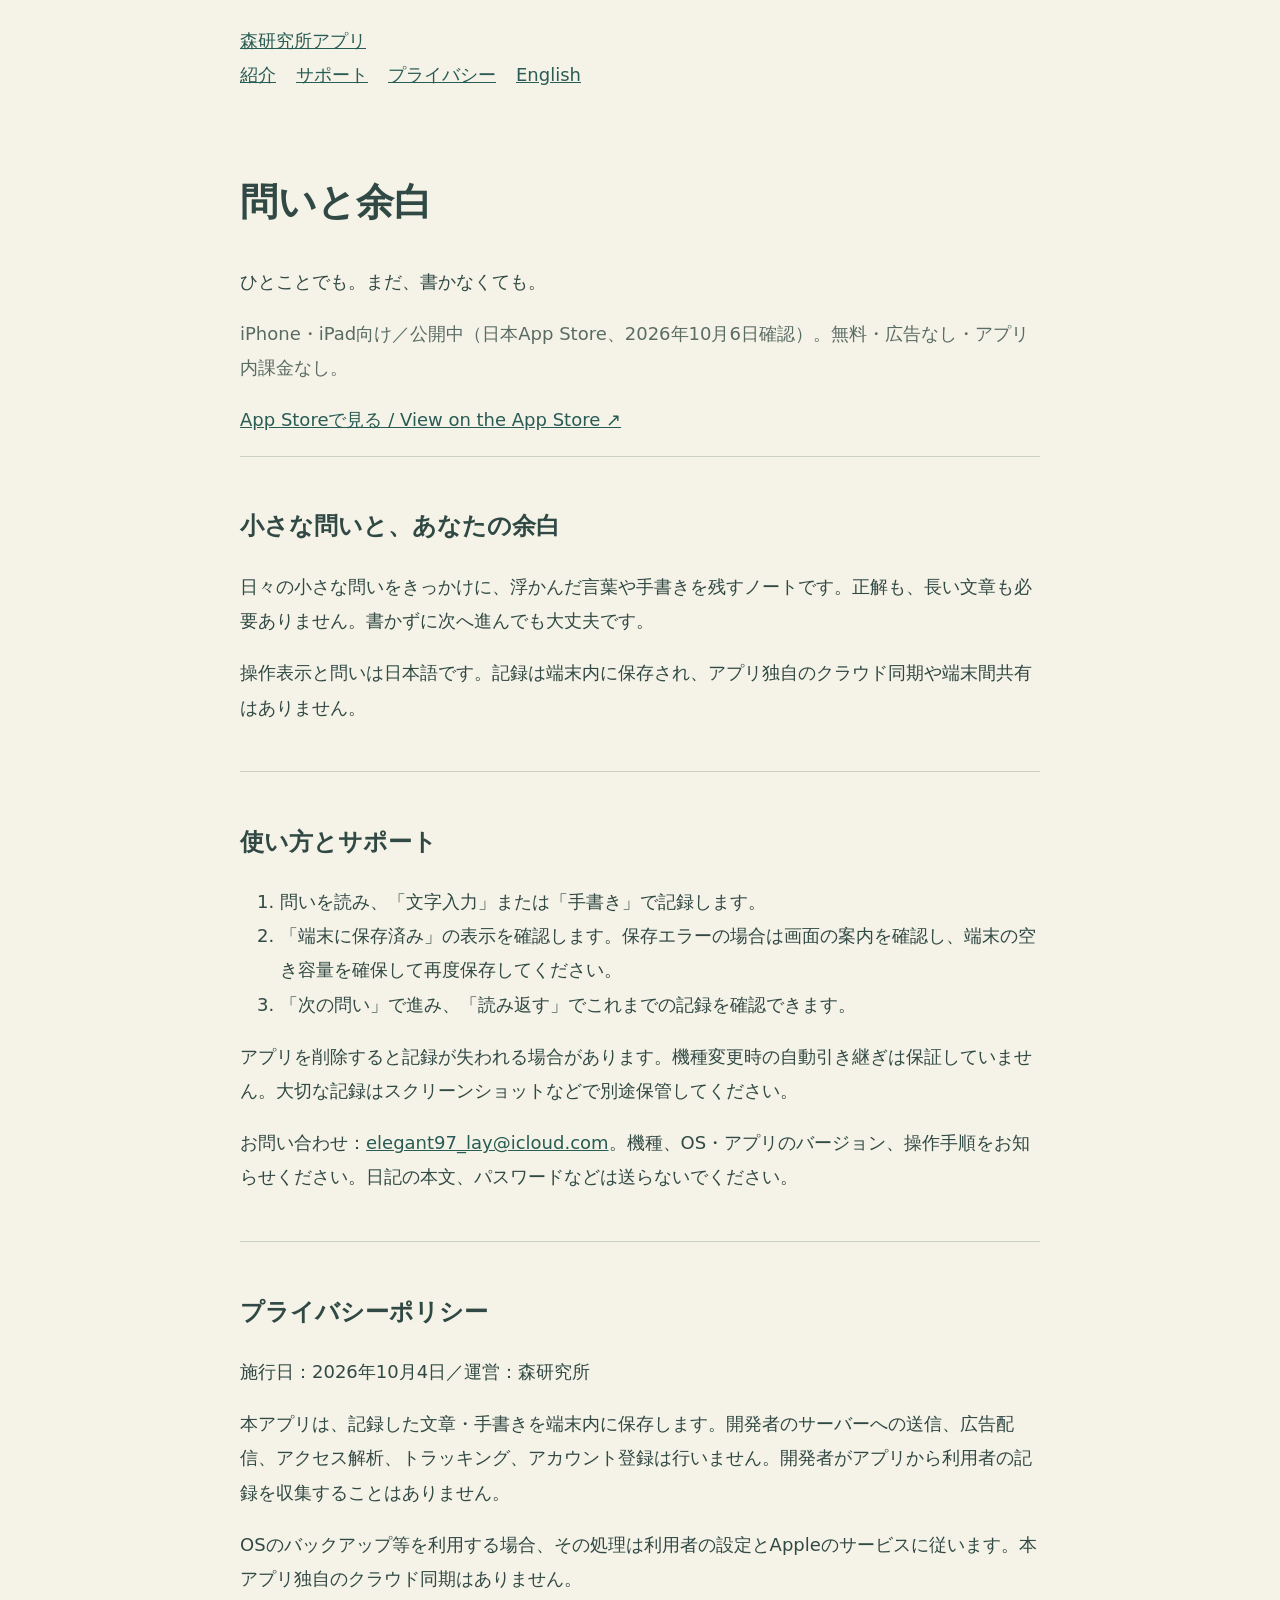
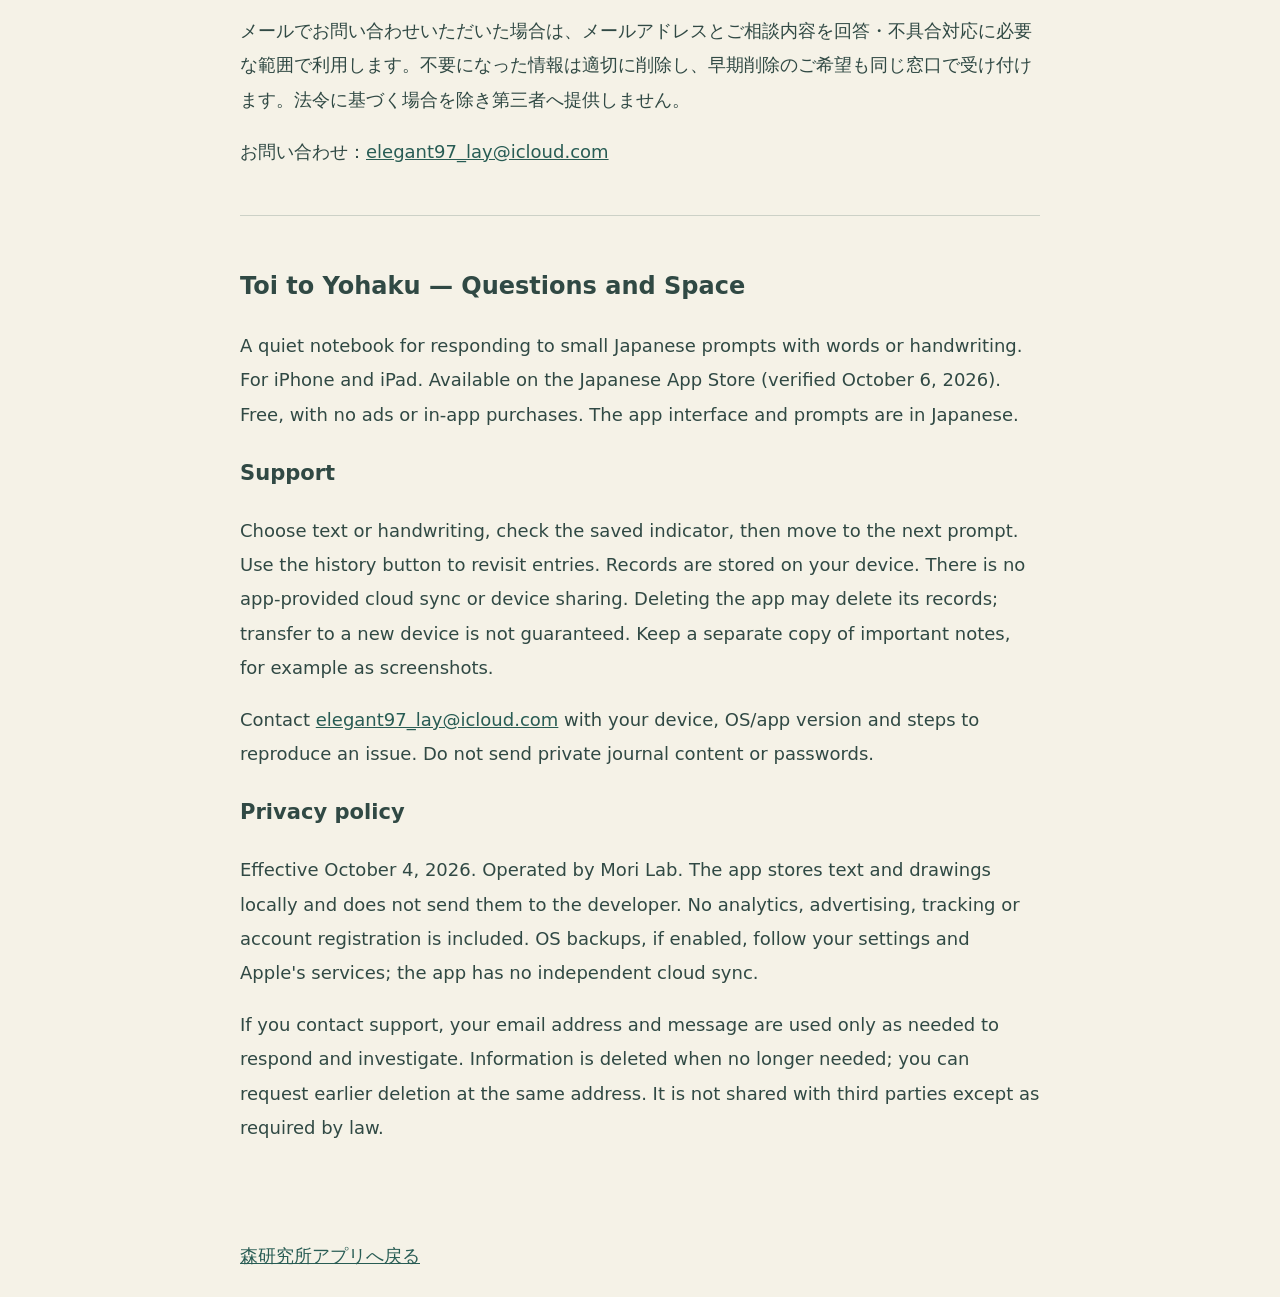
<file: toitoyohaku.html>
<!doctype html>
<html lang="ja"><head><meta charset="utf-8"><meta name="viewport" content="width=device-width,initial-scale=1"><title>問いと余白 | 森研究所</title><meta name="description" content="小さな問いから、言葉や手書きを残す静かなノート。使い方・サポート・プライバシーポリシー。"><style>body{margin:0;background:#f5f2e7;color:#304944;font:18px/1.9 system-ui,sans-serif}main,header,footer{max-width:800px;margin:auto;padding:24px}a{color:#285c54}nav{display:flex;gap:20px;flex-wrap:wrap}section{padding:28px 0;border-top:1px solid #ccd1c7}h1{font-size:2.4rem}h2{font-size:1.5rem}p,li{overflow-wrap:anywhere}.note{color:#596c64}html{scroll-behavior:smooth}</style><script src="mori-analytics.js" defer></script>
</head><body>
<header><a href="apps.html">森研究所アプリ</a><nav aria-label="ページ内案内"><a href="#about">紹介</a><a href="#support">サポート</a><a href="#privacy">プライバシー</a><a href="#english">English</a></nav></header>
<main><h1>問いと余白</h1><p>ひとことでも。まだ、書かなくても。</p><p class="note">iPhone・iPad向け／公開中（日本App Store、2026年10月6日確認）。無料・広告なし・アプリ内課金なし。</p>
<p><a href="https://apps.apple.com/jp/app/id6818978114">App Storeで見る / View on the App Store ↗</a></p>
<section id="about"><h2>小さな問いと、あなたの余白</h2><p>日々の小さな問いをきっかけに、浮かんだ言葉や手書きを残すノートです。正解も、長い文章も必要ありません。書かずに次へ進んでも大丈夫です。</p><p>操作表示と問いは日本語です。記録は端末内に保存され、アプリ独自のクラウド同期や端末間共有はありません。</p></section>
<section id="support"><h2>使い方とサポート</h2><ol><li>問いを読み、「文字入力」または「手書き」で記録します。</li><li>「端末に保存済み」の表示を確認します。保存エラーの場合は画面の案内を確認し、端末の空き容量を確保して再度保存してください。</li><li>「次の問い」で進み、「読み返す」でこれまでの記録を確認できます。</li></ol><p>アプリを削除すると記録が失われる場合があります。機種変更時の自動引き継ぎは保証していません。大切な記録はスクリーンショットなどで別途保管してください。</p><p>お問い合わせ：<a href="mailto:elegant97_lay@icloud.com">elegant97_lay@icloud.com</a>。機種、OS・アプリのバージョン、操作手順をお知らせください。日記の本文、パスワードなどは送らないでください。</p></section>
<section id="privacy"><h2>プライバシーポリシー</h2><p>施行日：2026年10月4日／運営：森研究所</p><p>本アプリは、記録した文章・手書きを端末内に保存します。開発者のサーバーへの送信、広告配信、アクセス解析、トラッキング、アカウント登録は行いません。開発者がアプリから利用者の記録を収集することはありません。</p><p>OSのバックアップ等を利用する場合、その処理は利用者の設定とAppleのサービスに従います。本アプリ独自のクラウド同期はありません。</p><p>メールでお問い合わせいただいた場合は、メールアドレスとご相談内容を回答・不具合対応に必要な範囲で利用します。不要になった情報は適切に削除し、早期削除のご希望も同じ窓口で受け付けます。法令に基づく場合を除き第三者へ提供しません。</p><p>お問い合わせ：<a href="mailto:elegant97_lay@icloud.com">elegant97_lay@icloud.com</a></p></section>
<section id="english" lang="en"><h2>Toi to Yohaku — Questions and Space</h2><p>A quiet notebook for responding to small Japanese prompts with words or handwriting. For iPhone and iPad. Available on the Japanese App Store (verified October 6, 2026). Free, with no ads or in-app purchases. The app interface and prompts are in Japanese.</p><h3>Support</h3><p>Choose text or handwriting, check the saved indicator, then move to the next prompt. Use the history button to revisit entries. Records are stored on your device. There is no app-provided cloud sync or device sharing. Deleting the app may delete its records; transfer to a new device is not guaranteed. Keep a separate copy of important notes, for example as screenshots.</p><p>Contact <a href="mailto:elegant97_lay@icloud.com">elegant97_lay@icloud.com</a> with your device, OS/app version and steps to reproduce an issue. Do not send private journal content or passwords.</p><h3>Privacy policy</h3><p>Effective October 4, 2026. Operated by Mori Lab. The app stores text and drawings locally and does not send them to the developer. No analytics, advertising, tracking or account registration is included. OS backups, if enabled, follow your settings and Apple's services; the app has no independent cloud sync.</p><p>If you contact support, your email address and message are used only as needed to respond and investigate. Information is deleted when no longer needed; you can request earlier deletion at the same address. It is not shared with third parties except as required by law.</p></section>
</main><footer><a href="apps.html">森研究所アプリへ戻る</a></footer></body></html>
</file>
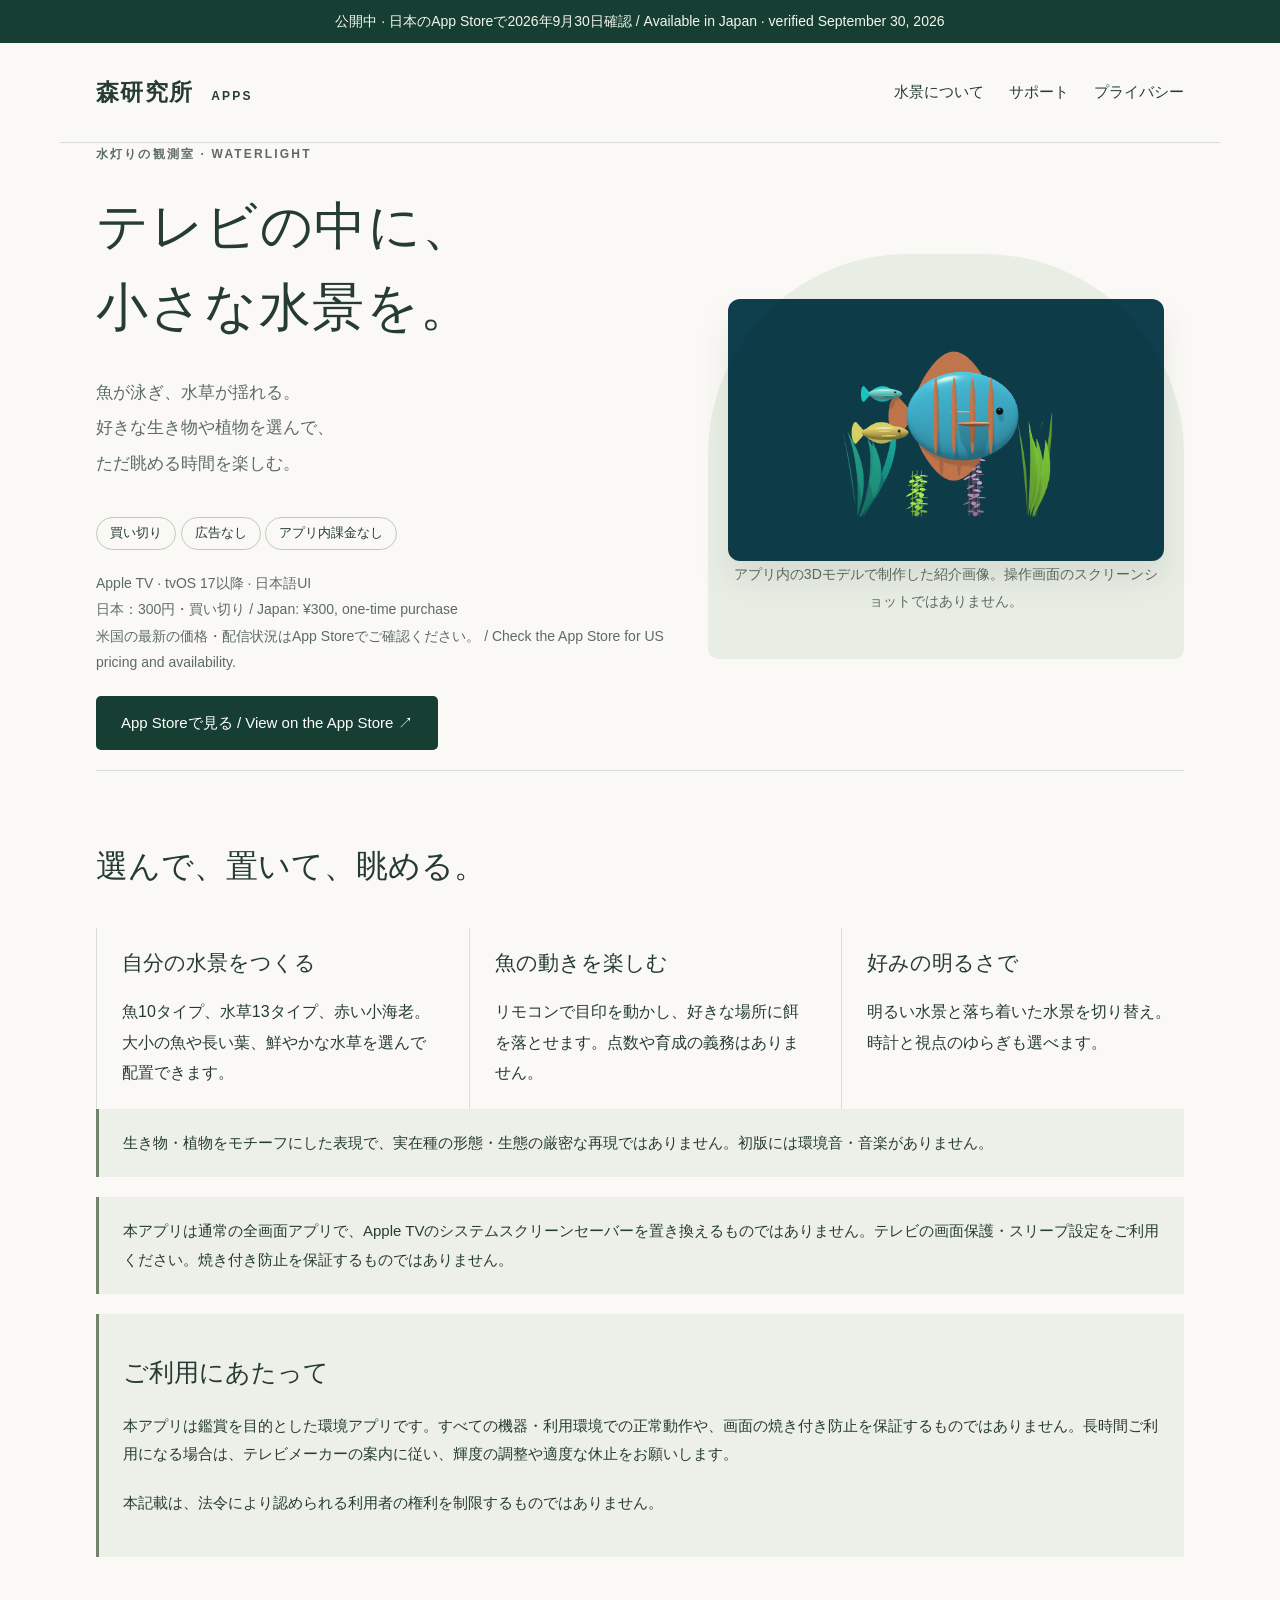
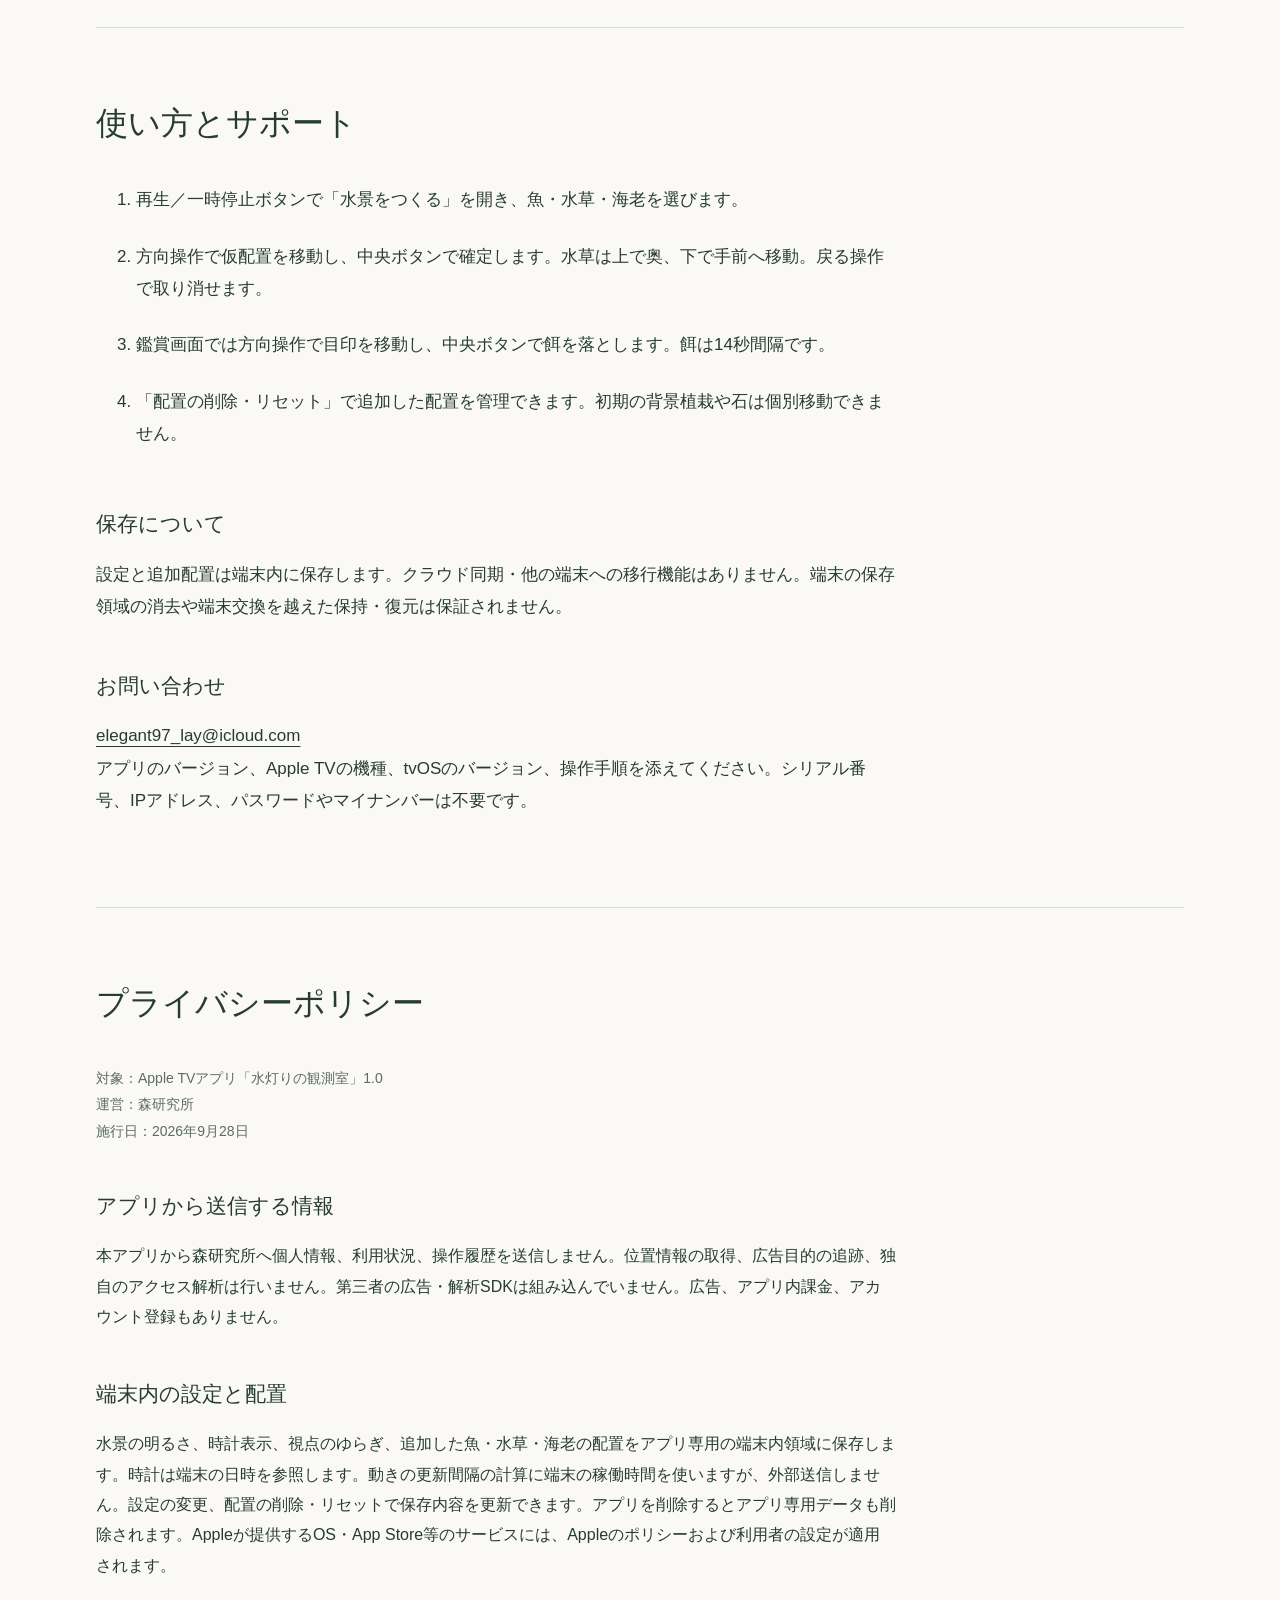
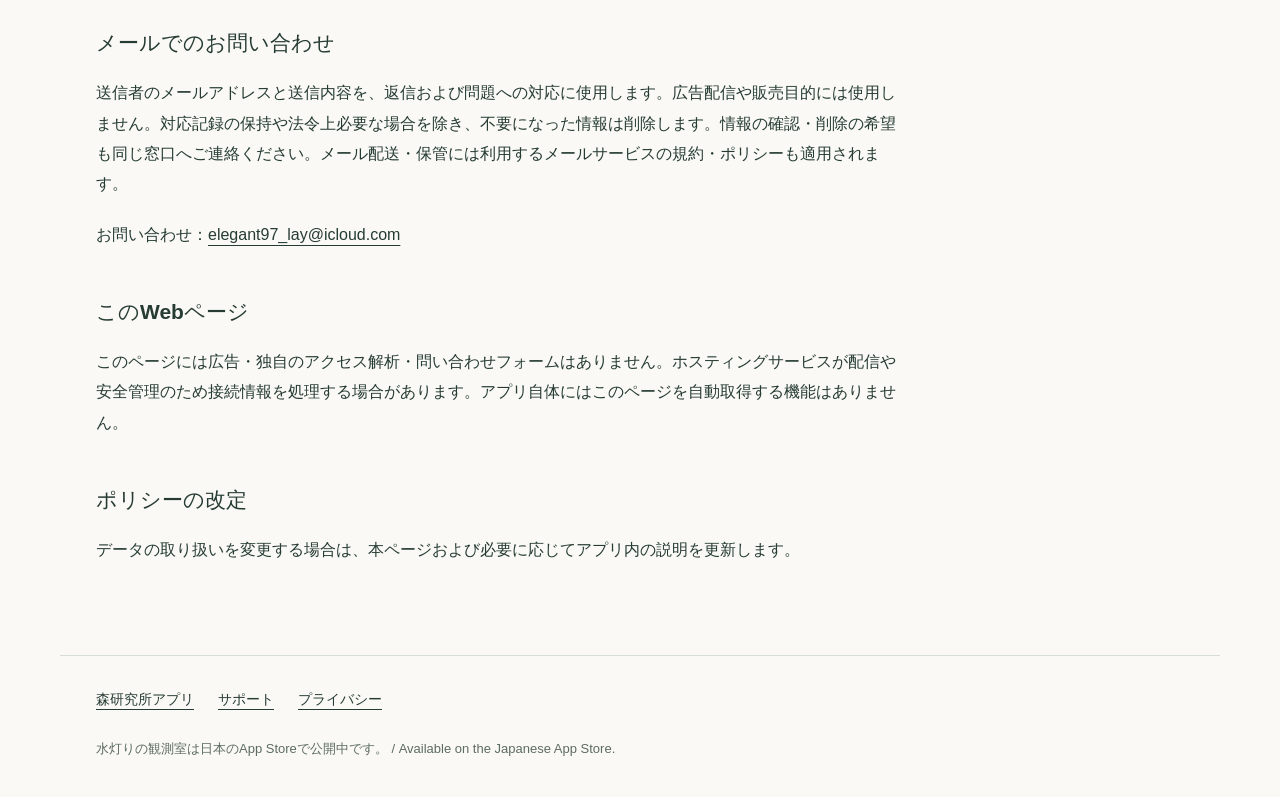
<file: waterlight.html>
<!doctype html>
<html lang="ja"><head><meta charset="utf-8"><meta name="viewport" content="width=device-width,initial-scale=1">
<title>水灯りの観測室 | 森研究所アプリ</title>
<meta name="description" content="Apple TVで魚と水草のある3D水景をつくって眺める、買い切りの環境アプリ。紹介・使い方・サポート・プライバシーポリシー。">
<link rel="stylesheet" href="apps.css">
<style>.art{margin:0}.art img{width:100%;height:auto;display:block;border-radius:12px}.art figcaption,.meta{font-size:14px;color:var(--muted)}.copy{max-width:800px}.copy a{overflow-wrap:anywhere}.copy h3{margin-top:2em}li{margin-bottom:12px}</style><script src="mori-analytics.js" defer></script>
</head>
<body><div class="preview">公開中 · 日本のApp Storeで2026年9月30日確認 / Available in Japan · verified September 30, 2026</div>
<header><a class="brand" href="apps.html">森研究所 <span>APPS</span></a><nav aria-label="ページ内案内"><a href="#about">水景について</a><a href="#support">サポート</a><a href="#privacy">プライバシー</a></nav></header>
<main><section class="hero" id="about"><div><p class="eyebrow">水灯りの観測室 · WATERLIGHT</p><h1>テレビの中に、<br>小さな水景を。</h1>
<p class="intro">魚が泳ぎ、水草が揺れる。<br>好きな生き物や植物を選んで、<br>ただ眺める時間を楽しむ。</p>
<p><span class="tag">買い切り</span> <span class="tag">広告なし</span> <span class="tag">アプリ内課金なし</span></p>
<p class="meta">Apple TV · tvOS 17以降 · 日本語UI<br>日本：300円・買い切り / Japan: ¥300, one-time purchase<br>米国の最新の価格・配信状況はApp Storeでご確認ください。 / Check the App Store for US pricing and availability.</p><p><a class="button" href="https://apps.apple.com/jp/app/id6816843127">App Storeで見る / View on the App Store ↗</a></p></div>
<figure class="art"><img src="waterlight-art.png" alt="青い魚と小魚、色鮮やかな水草" width="1280" height="768"><figcaption>アプリ内の3Dモデルで制作した紹介画像。操作画面のスクリーンショットではありません。</figcaption></figure></section>
<section class="section"><h2>選んで、置いて、眺める。</h2><div class="features">
<article><h3>自分の水景をつくる</h3><p>魚10タイプ、水草13タイプ、赤い小海老。大小の魚や長い葉、鮮やかな水草を選んで配置できます。</p></article>
<article><h3>魚の動きを楽しむ</h3><p>リモコンで目印を動かし、好きな場所に餌を落とせます。点数や育成の義務はありません。</p></article>
<article><h3>好みの明るさで</h3><p>明るい水景と落ち着いた水景を切り替え。時計と視点のゆらぎも選べます。</p></article></div>
<p class="notice">生き物・植物をモチーフにした表現で、実在種の形態・生態の厳密な再現ではありません。初版には環境音・音楽がありません。</p>
<p class="notice">本アプリは通常の全画面アプリで、Apple TVのシステムスクリーンセーバーを置き換えるものではありません。テレビの画面保護・スリープ設定をご利用ください。焼き付き防止を保証するものではありません。</p>
<aside class="notice"><h3>ご利用にあたって</h3><p>本アプリは鑑賞を目的とした環境アプリです。すべての機器・利用環境での正常動作や、画面の焼き付き防止を保証するものではありません。長時間ご利用になる場合は、テレビメーカーの案内に従い、輝度の調整や適度な休止をお願いします。</p><p>本記載は、法令により認められる利用者の権利を制限するものではありません。</p></aside></section>
<section class="section" id="support"><h2>使い方とサポート</h2><div class="copy"><ol>
<li>再生／一時停止ボタンで「水景をつくる」を開き、魚・水草・海老を選びます。</li>
<li>方向操作で仮配置を移動し、中央ボタンで確定します。水草は上で奥、下で手前へ移動。戻る操作で取り消せます。</li>
<li>鑑賞画面では方向操作で目印を移動し、中央ボタンで餌を落とします。餌は14秒間隔です。</li>
<li>「配置の削除・リセット」で追加した配置を管理できます。初期の背景植栽や石は個別移動できません。</li></ol>
<h3>保存について</h3><p>設定と追加配置は端末内に保存します。クラウド同期・他の端末への移行機能はありません。端末の保存領域の消去や端末交換を越えた保持・復元は保証されません。</p>
<h3>お問い合わせ</h3><p><a href="mailto:elegant97_lay@icloud.com">elegant97_lay@icloud.com</a><br>アプリのバージョン、Apple TVの機種、tvOSのバージョン、操作手順を添えてください。シリアル番号、IPアドレス、パスワードやマイナンバーは不要です。</p></div></section>
<section class="section privacy" id="privacy"><h2>プライバシーポリシー</h2><div class="copy">
<p class="meta">対象：Apple TVアプリ「水灯りの観測室」1.0<br>運営：森研究所<br>施行日：2026年9月28日</p>
<h3>アプリから送信する情報</h3><p>本アプリから森研究所へ個人情報、利用状況、操作履歴を送信しません。位置情報の取得、広告目的の追跡、独自のアクセス解析は行いません。第三者の広告・解析SDKは組み込んでいません。広告、アプリ内課金、アカウント登録もありません。</p>
<h3>端末内の設定と配置</h3><p>水景の明るさ、時計表示、視点のゆらぎ、追加した魚・水草・海老の配置をアプリ専用の端末内領域に保存します。時計は端末の日時を参照します。動きの更新間隔の計算に端末の稼働時間を使いますが、外部送信しません。設定の変更、配置の削除・リセットで保存内容を更新できます。アプリを削除するとアプリ専用データも削除されます。Appleが提供するOS・App Store等のサービスには、Appleのポリシーおよび利用者の設定が適用されます。</p>
<h3>メールでのお問い合わせ</h3><p>送信者のメールアドレスと送信内容を、返信および問題への対応に使用します。広告配信や販売目的には使用しません。対応記録の保持や法令上必要な場合を除き、不要になった情報は削除します。情報の確認・削除の希望も同じ窓口へご連絡ください。メール配送・保管には利用するメールサービスの規約・ポリシーも適用されます。</p>
<p>お問い合わせ：<a href="mailto:elegant97_lay@icloud.com">elegant97_lay@icloud.com</a></p>
<h3>このWebページ</h3><p>このページには広告・独自のアクセス解析・問い合わせフォームはありません。ホスティングサービスが配信や安全管理のため接続情報を処理する場合があります。アプリ自体にはこのページを自動取得する機能はありません。</p>
<h3>ポリシーの改定</h3><p>データの取り扱いを変更する場合は、本ページおよび必要に応じてアプリ内の説明を更新します。</p>
</div></section></main><footer><a href="apps.html">森研究所アプリ</a><a href="#support">サポート</a><a href="#privacy">プライバシー</a><p>水灯りの観測室は日本のApp Storeで公開中です。 / Available on the Japanese App Store.</p></footer></body></html>
</file>
<file: touch-fog/fog.css>
:root{color-scheme:light;--ink:#314c3d;--line:#bec9ad;--paper:#fcfaf2}*{box-sizing:border-box}body{margin:0;background:var(--paper);color:var(--ink);font:14px/1.95 'Hiragino Kaku Gothic ProN','Yu Gothic',sans-serif}a{color:inherit;text-decoration:none}button,input{font:inherit}header{padding:19px 5%;border-bottom:1px solid #dce2cf;display:flex;align-items:center;justify-content:space-between}header>a{display:flex;gap:12px;align-items:center;font-size:23px}header strong{font-size:18px}header small{font-size:9px;letter-spacing:.15em}.preview{font-size:10px;color:#786a43;border:1px solid #d4c79f;border-radius:20px;padding:3px 12px}main{max-width:1100px;width:90%;margin:auto}.intro{text-align:center;padding:47px 0 30px}.eyebrow{font-size:10px;letter-spacing:.19em;color:#788361;margin-bottom:11px}h1{font:500 clamp(42px,5.2vw,65px)/1.4 'Yu Mincho','Hiragino Mincho ProN',serif;margin:0 0 10px;letter-spacing:.12em}.lead{font-family:'Yu Mincho',serif;font-size:18px;margin:5px 0 13px}.intro>p:last-child{font-size:12px;color:#6e7c63}.experiment{border:1px solid #c6d0b7;border-radius:85px 7px 35px 7px;overflow:hidden;box-shadow:0 16px 55px #41603509}.field-wrap{position:relative;aspect-ratio:1000/560;background:#dfe8cd;isolation:isolate}.field-wrap>img{position:absolute;inset:0;width:100%;height:100%;object-fit:cover;object-position:center 58%;opacity:.65;filter:saturate(.65)}.wash{position:absolute;inset:0;background:linear-gradient(135deg,#fcf7d889,#e4eddb50 40%,#eff3e570);pointer-events:none}canvas{display:block;width:100%;height:100%;position:absolute;inset:0;touch-action:none;cursor:crosshair}.field-label,.field-hint{position:absolute;pointer-events:none;color:#3e5b43;font-size:10px;letter-spacing:.13em;text-shadow:0 1px 8px #fff}.field-label{top:23px;left:33px}.field-hint{bottom:20px;right:28px}.control-panel{background:#f3f5e9;padding:25px 32px 28px}.mode-group{display:flex;justify-content:center;gap:14px}button{cursor:pointer;border:1px solid #b7c3a3;background:#fffdf4;border-radius:24px;padding:10px 25px;color:#456143;min-height:44px}button:hover{background:#e7eddb}button[aria-pressed=true]{background:#4c6d48;color:#fffef6;border-color:#4c6d48}.mode-group button span{margin-right:7px}button:focus-visible,a:focus-visible,input:focus-visible,canvas:focus-visible{outline:3px solid #a6812b;outline-offset:4px}#note{text-align:center;font-size:12px;color:#637456;margin:16px 0 24px;min-height:24px}.lower-controls{display:flex;gap:40px;justify-content:space-between;align-items:center;border-top:1px solid #d4ddc6;padding-top:20px}.lower-controls label{font-size:12px;display:block;max-width:320px;flex:1}.lower-controls output{float:right;font-variant-numeric:tabular-nums}input{display:block;width:100%;accent-color:#66875b;margin-top:10px}.small-buttons{display:flex;gap:10px}.small-buttons button{font-size:11px;padding:8px 17px;background:transparent}.small-buttons button[aria-pressed=true]{background:#4c6d48}.after{text-align:center;padding-bottom:50px}#help{font-size:11px;color:#6e7b65;padding:17px 0 30px}.thought{padding:24px 0 35px}.thought>span{font-size:10px;letter-spacing:.12em;color:#8d7d4c}.thought h2{font:500 clamp(20px,3vw,28px)/1.8 'Yu Mincho',serif;margin:18px 0}.thought p{font-size:13px;color:#607158}.disclaimer{font-size:10px;color:#76806b}.back{display:inline-block;margin-top:20px;font-size:12px;border-bottom:1px solid #a7b694;padding-bottom:5px}footer{text-align:center;padding:28px;background:#eaf0df;font-size:11px;color:#697a5e}@media(max-width:600px){header{padding:12px 5%}header small{display:none}.intro{padding-top:30px}h1{font-size:43px}.lead{font-size:15px}.intro>p:last-child{font-size:11px}.experiment{border-radius:45px 6px 25px 6px}.field-wrap{aspect-ratio:4/3}.field-label{top:16px;left:22px;font-size:9px}.field-hint{font-size:9px;right:17px;bottom:14px}.control-panel{padding:20px 16px}.mode-group{gap:7px}.mode-group button{padding:8px 12px;flex:1;font-size:12px;white-space:nowrap}.mode-group button span{margin-right:3px}#note{font-size:11px;margin:14px 0 20px}.lower-controls{display:block;padding-top:18px}.lower-controls label{max-width:none}.small-buttons{margin-top:20px;justify-content:center;gap:8px}.small-buttons button{padding:7px 13px}.thought h2{font-size:21px}.thought p{font-size:12px}#help{font-size:10px}.disclaimer{font-size:10px}}@media(prefers-reduced-motion:reduce){*{scroll-behavior:auto}}
</file>
<file: apps.css>
:root{--forest:#173e32;--paper:#faf9f5;--ink:#263c33;--line:#d7ded6;--muted:#5d6c62}*{box-sizing:border-box}html{scroll-behavior:smooth;scroll-padding-top:30px}body{margin:0;background:var(--paper);color:var(--ink);font-family:-apple-system,BlinkMacSystemFont,"Hiragino Kaku Gothic ProN",sans-serif;font-size:17px;line-height:1.9}a{color:inherit;text-underline-offset:5px}button{font:inherit;cursor:pointer}.preview{background:var(--forest);color:#f4f7ee;text-align:center;padding:8px 16px;font-size:14px}header,main,footer{max-width:1160px;margin:auto;padding:0 36px}header{display:flex;align-items:center;justify-content:space-between;padding-top:28px;padding-bottom:28px;border-bottom:1px solid var(--line);gap:24px}.brand{text-decoration:none;font-size:23px;font-weight:650;letter-spacing:.06em}.brand span{font-size:12px;letter-spacing:.18em;margin-left:10px}nav{display:flex;gap:25px;align-items:center;font-size:15px}nav a{text-decoration:none}nav button{font-size:14px;border:1px solid var(--line);border-radius:40px;padding:7px 17px;background:transparent}.hero{display:grid;grid-template-columns:1.2fr 1fr;align-items:center;min-height:620px;gap:40px}.eyebrow{font-size:12px;font-weight:650;letter-spacing:.18em;color:var(--muted);margin:0 0 20px}h1{font-family:serif;font-size:clamp(34px,4.1vw,54px);line-height:1.55;letter-spacing:.03em;margin:0 0 26px;font-weight:500}.intro{color:var(--muted);line-height:2.1;margin-bottom:34px}.button{display:inline-block;background:var(--forest);color:white;text-decoration:none;padding:13px 25px;border-radius:5px;font-size:15px}.art{position:relative;text-align:center;padding:45px 20px;background:#e9eee5;border-radius:200px 200px 10px 10px}.art img{display:block;position:relative;width:76%;height:auto;margin:0 auto;mix-blend-mode:multiply;filter:drop-shadow(0 20px 15px #24332516)}.art p{font-size:11px;letter-spacing:.2em;margin:20px 0 0}.section{padding:70px 0;border-top:1px solid var(--line)}h2{font-family:serif;font-size:32px;font-weight:500;line-height:1.6;margin:0 0 35px}h3{font-size:25px;font-weight:550;margin:15px 0}p{margin:0 0 20px}.app{display:grid;grid-template-columns:60px 1fr 1fr;gap:30px;padding:38px 0}.app-number{font-family:serif;font-size:30px;color:#89958a}.tag{display:inline-block;border:1px solid #becab9;border-radius:30px;padding:3px 13px;font-size:13px}.platform{font-size:14px;color:var(--muted);letter-spacing:.05em}.text-link{font-size:15px}.paper{background:#fffefb;padding:23px 28px;border:1px solid #e1dfd4;box-shadow:5px 8px 0 #eae7dc;transform:rotate(1deg)}.paper-top{border-bottom:1px solid var(--line);padding-bottom:10px;font-size:13px}.paper-top span{float:right;font-size:12px}.paper p{font-family:serif;padding:18px 0;line-height:1.8}.paper small{font-size:12px;color:var(--muted)}.features{display:grid;grid-template-columns:repeat(3,1fr);gap:30px}.features article{border-left:1px solid var(--line);padding-left:25px}.features span{font-size:12px;letter-spacing:.12em;color:var(--muted)}.features h3{font-size:21px}.features p{font-size:16px}.copy{max-width:780px}.copy h3{font-size:21px;margin-top:34px}.copy li{padding-bottom:12px}.copy a{overflow-wrap:anywhere}.notice{background:#edf0e8;padding:20px 24px;border-left:3px solid #71836a;font-size:15px}.privacy{font-size:16px}footer{display:flex;flex-wrap:wrap;gap:24px;align-items:center;padding-top:30px;padding-bottom:35px;border-top:1px solid var(--line);font-size:14px}footer p{width:100%;font-size:13px;color:var(--muted);margin:0}a:hover{opacity:.75}a:focus-visible,button:focus-visible{outline:3px solid #b87824;outline-offset:5px}@media(max-width:700px){header,main,footer{padding-left:22px;padding-right:22px}header{align-items:flex-start;flex-direction:column;gap:16px}nav{gap:24px}.hero{grid-template-columns:1fr;padding:50px 0;gap:35px}.art{max-width:330px;width:100%;margin:auto;padding:25px}.art img{width:70%}.section{padding:45px 0}.app{grid-template-columns:1fr;padding:0;gap:20px}.app-number{display:none}.paper{margin:10px 4px 0}.features{grid-template-columns:1fr}.features article{padding-bottom:12px}h2{font-size:27px}.copy ul{padding-left:22px}}@media(prefers-reduced-motion:reduce){html{scroll-behavior:auto}}

nav{flex-wrap:wrap} @media(max-width:400px){nav{gap:12px}.brand{font-size:21px}}
</file>
<file: apps-catalog.css>
.catalog-hero{display:grid;grid-template-columns:1.25fr 1fr;gap:64px;align-items:center;padding:76px 0 64px}.catalog h1{font-size:clamp(34px,4.5vw,58px);line-height:1.5}.collection-art{display:grid;grid-template-columns:1fr 1fr;gap:12px;transform:rotate(-3deg)}.tile{height:166px;border-radius:20px;overflow:hidden;display:grid;place-items:center}.tile img{display:block;width:100%;height:100%;object-fit:contain}.tile.note img,.tile.cards img{width:72%;height:72%;border-radius:18px}.note{background:#efe5d4}.forest{background:#dce4d1}.cards{background:#e4e9e6}.water{background:#d7e5e8}.tile.forest img,.tile.water img{object-fit:cover}.collection-note{display:flex;justify-content:space-between;gap:12px;flex-wrap:wrap;border-top:1px solid var(--line);padding:22px 0;color:var(--muted);font-size:13px}.collection-note p{margin:0}.app-grid{display:grid;grid-template-columns:1fr 1fr;gap:30px}.catalog-card{display:flex;flex-direction:column;background:#fffefa;border:1px solid #d7ded6;border-radius:18px;overflow:hidden}.card-art{height:240px;display:grid;place-items:center;overflow:hidden}.card-art img{display:block;width:100%;height:100%;object-fit:cover}.card-art.note img,.card-art.cards img{height:180px;width:180px;object-fit:contain;border-radius:20px}.card-art:hover{opacity:1;filter:brightness(1.025)}.card-copy{padding:28px;display:flex;flex:1;flex-direction:column}.card-kicker{font-size:11px;letter-spacing:.15em;color:var(--muted);margin:0}.card-copy h3{font-family:serif;font-size:28px;line-height:1.4;margin:12px 0 18px}.card-description{font-size:16px;line-height:1.85;flex:1}.release-list{padding:0;margin:4px 0 20px;list-style:none}.release-list li{display:flex;align-items:center;justify-content:space-between;gap:12px;border-top:1px solid #e7eae3;padding:10px 0;font-size:14px}.release{font-size:12px;padding:3px 12px;border-radius:24px;white-space:nowrap}.release.live{color:#225638;background:#e6efe4}.release.review{color:#805013;background:#fbebcd}.release.pending{color:#635b45;background:#f1ece0}.price{font-size:15px;font-weight:600;margin:0 0 18px}.card-links{display:flex;align-items:center;gap:16px;flex-wrap:wrap;font-size:13px}.card-links .button{font-size:13px;padding:11px 17px}.button.secondary{background:#e8ede5;color:var(--forest)}.availability-note{font-size:12px;color:var(--muted);margin:16px 0 0}.catalog-caption{font-size:13px;color:var(--muted);margin:30px 0 0}.support-grid{display:grid;grid-template-columns:1fr 1fr;gap:14px}.support-grid a{display:flex;justify-content:space-between;border-bottom:1px solid var(--line);padding:14px 0;text-decoration:none}.support-contact{font-size:14px;color:var(--muted);margin-top:25px}.legacy-support{border-top:1px solid var(--line);padding:20px 0}.legacy-support summary{cursor:pointer;font-size:15px}.skip{position:absolute;left:20px;top:-100px;background:white;padding:12px;z-index:10}.skip:focus{top:10px}.catalog .privacy h2{font-size:27px}.catalog .privacy .copy{font-size:15px}.catalog .privacy .catalog-caption{margin:0 0 25px}@media(max-width:800px){.catalog-hero{gap:30px;padding:52px 0}.tile{height:140px}.card-art{height:210px}.card-copy{padding:23px}}@media(max-width:600px){.catalog-hero{grid-template-columns:1fr;gap:40px}.collection-art{max-width:350px;width:100%;margin:auto;transform:rotate(-2deg)}.tile{height:145px}.app-grid,.support-grid{grid-template-columns:1fr}.card-art{height:230px}.catalog h1{font-size:38px}.catalog .section{padding:45px 0}.card-copy h3{font-size:26px}.collection-note{gap:6px}.catalog nav{gap:16px}.card-links{gap:18px}.catalog-caption{line-height:1.9}}@media(prefers-reduced-motion:reduce){.collection-art{transform:none}}
</file>
<file: styles.css>
:root {
  --ink: #17211b;
  --paper: #f3f0e7;
  --moss: #31543c;
  --leaf: #6f8b5c;
  --amber: #d7a448;
  --rust: #9c4e38;
  --blue: #416f7b;
  --shadow: rgba(13, 23, 17, 0.22);
  --fog: 62;
  --noise: 37;
  --distance: 48;
}

* {
  box-sizing: border-box;
}

html {
  scroll-behavior: smooth;
}

body {
  margin: 0;
  color: var(--ink);
  background:
    repeating-linear-gradient(90deg, rgba(23, 33, 27, 0.018) 0 1px, transparent 1px 5px),
    linear-gradient(180deg, rgba(243, 240, 231, 0.92), rgba(230, 229, 215, 0.92)),
    radial-gradient(circle at 78% 18%, rgba(215, 164, 72, 0.22), transparent 28rem),
    radial-gradient(circle at 20% 62%, rgba(65, 111, 123, 0.18), transparent 34rem);
  font-family:
    "Yu Gothic", "Hiragino Kaku Gothic ProN", Meiryo, system-ui, sans-serif;
  line-height: 1.8;
  overflow-x: hidden;
}

a {
  color: inherit;
  text-decoration: none;
}

button,
input {
  font: inherit;
}

#noise-canvas,
.grain {
  position: fixed;
  inset: 0;
  pointer-events: none;
  z-index: 30;
}

#noise-canvas {
  mix-blend-mode: multiply;
  opacity: calc(0.08 + (var(--noise) * 0.0018));
}

.grain {
  background-image:
    repeating-radial-gradient(circle at 18% 22%, rgba(23, 33, 27, 0.12) 0 1px, transparent 1px 4px),
    repeating-linear-gradient(105deg, rgba(255, 255, 255, 0.08) 0 1px, transparent 1px 6px);
  opacity: calc(0.12 + (var(--noise) * 0.002));
  mix-blend-mode: overlay;
}

.site-header {
  position: fixed;
  z-index: 20;
  top: 0;
  left: 0;
  right: 0;
  display: flex;
  align-items: center;
  justify-content: space-between;
  gap: 1rem;
  padding: 1rem clamp(1rem, 4vw, 3rem);
  color: #f7f4eb;
  background: linear-gradient(180deg, rgba(12, 19, 15, 0.78), rgba(12, 19, 15, 0));
}

.brand,
.nav {
  display: flex;
  align-items: center;
  gap: 0.75rem;
}

.brand {
  font-weight: 700;
  letter-spacing: 0;
}

.brand-mark {
  display: grid;
  width: 2.25rem;
  height: 2.25rem;
  place-items: center;
  border: 1px solid rgba(247, 244, 235, 0.48);
  background: rgba(247, 244, 235, 0.12);
  font-family: Georgia, serif;
}

.nav {
  font-size: 0.92rem;
}

.nav a {
  padding: 0.45rem 0.2rem;
  opacity: 0.88;
}

.nav a:hover {
  color: #f1c66b;
  opacity: 1;
}

.hero {
  position: relative;
  min-height: 92svh;
  display: grid;
  align-items: center;
  padding: 7rem clamp(1rem, 5vw, 5rem) 10rem;
  isolation: isolate;
  color: #fbf8ef;
  overflow: hidden;
}

.hero-image,
.hero-shade,
.hero-signal {
  position: absolute;
  inset: 0;
}

.hero-image {
  z-index: -4;
  width: 100%;
  height: 100%;
  object-fit: cover;
  object-position: 50% 50%;
  transform: scale(calc(1.02 + (var(--distance) * 0.0008)));
  filter: saturate(1.04) contrast(1.02);
}

.hero-shade {
  z-index: -3;
  background:
    linear-gradient(90deg, rgba(11, 19, 14, 0.82), rgba(11, 19, 14, 0.2) 56%, rgba(11, 19, 14, 0.38)),
    linear-gradient(0deg, rgba(11, 19, 14, 0.64), transparent 45%, rgba(11, 19, 14, 0.18));
}

.hero-signal {
  z-index: -2;
  background:
    radial-gradient(circle at 34% 32%, rgba(255, 239, 177, 0.52) 0 1px, transparent 2px),
    radial-gradient(circle at 56% 22%, rgba(255, 255, 255, 0.48) 0 1px, transparent 2px),
    radial-gradient(circle at 82% 44%, rgba(255, 221, 142, 0.44) 0 1px, transparent 2px),
    linear-gradient(115deg, transparent 0 38%, rgba(255, 255, 255, calc(var(--fog) * 0.0025)) 48%, transparent 64%);
  background-size: 100% 100%;
  opacity: 0.9;
  animation: drift 9s ease-in-out infinite alternate;
}

.hero-copy {
  width: min(44rem, 100%);
  text-shadow: 0 2px 28px rgba(0, 0, 0, 0.42);
}

.eyebrow {
  margin: 0 0 0.7rem;
  color: var(--amber);
  font-size: 0.78rem;
  font-weight: 700;
  letter-spacing: 0.16em;
}

h1,
h2,
h3,
p {
  margin-top: 0;
}

h1 {
  margin-bottom: 0.35rem;
  font-family: Georgia, "Yu Mincho", "Hiragino Mincho ProN", serif;
  font-size: clamp(4rem, 14vw, 9.5rem);
  line-height: 0.96;
  letter-spacing: 0;
}

h2 {
  margin-bottom: 1rem;
  font-family: Georgia, "Yu Mincho", "Hiragino Mincho ProN", serif;
  font-size: clamp(2rem, 5vw, 4.5rem);
  line-height: 1.12;
  letter-spacing: 0;
}

h3 {
  margin-bottom: 0.55rem;
  font-size: 1.08rem;
  line-height: 1.35;
}

.tagline {
  margin-bottom: 1.4rem;
  font-size: clamp(1.25rem, 3vw, 2.15rem);
  font-weight: 700;
}

.lead {
  max-width: 40rem;
  color: rgba(251, 248, 239, 0.88);
  font-size: clamp(1rem, 1.7vw, 1.18rem);
}

.hero-links {
  display: grid;
  gap: 0.48rem;
  width: min(33rem, 100%);
  margin-top: 1.5rem;
  padding-top: 1.1rem;
  border-top: 1px solid rgba(251, 248, 239, 0.34);
}

.hero-links p {
  margin: 0;
  color: rgba(251, 248, 239, 0.9);
  font-weight: 700;
  line-height: 1.45;
}

.hero-links span {
  display: inline-block;
  min-width: 6.5rem;
  color: rgba(251, 248, 239, 0.68);
  font-family: Georgia, serif;
  font-size: 0.78rem;
  font-weight: 700;
  letter-spacing: 0.05em;
}

.observatory {
  position: absolute;
  right: clamp(1rem, 4vw, 4rem);
  bottom: 7.2rem;
  display: grid;
  grid-template-columns: repeat(3, minmax(5.5rem, 1fr));
  width: min(28rem, calc(100% - 2rem));
  border-top: 1px solid rgba(251, 248, 239, 0.38);
  border-bottom: 1px solid rgba(251, 248, 239, 0.22);
  background: rgba(13, 23, 17, 0.34);
  backdrop-filter: blur(12px);
}

.observatory div {
  padding: 0.9rem;
  border-right: 1px solid rgba(251, 248, 239, 0.16);
}

.observatory div:last-child {
  border-right: 0;
}

.meter-label {
  display: block;
  margin-bottom: 0.2rem;
  color: rgba(251, 248, 239, 0.68);
  font-size: 0.68rem;
  letter-spacing: 0.18em;
}

.observatory strong {
  font-size: 1.5rem;
  line-height: 1;
}

.site-intro {
  display: grid;
  margin: -4.5rem auto 0;
  width: min(70rem, calc(100% - 2rem));
  align-items: center;
  padding: clamp(1.2rem, 3vw, 2rem);
  position: relative;
  z-index: 4;
  border: 1px solid rgba(49, 84, 60, 0.22);
  background: rgba(243, 240, 231, 0.86);
  box-shadow: 0 24px 70px var(--shadow);
  backdrop-filter: blur(18px);
}

.site-intro p {
  width: min(54rem, 100%);
  margin: 0 auto;
  color: rgba(23, 33, 27, 0.82);
  font-family: Georgia, "Yu Mincho", "Hiragino Mincho ProN", serif;
  font-size: clamp(1.1rem, 2vw, 1.55rem);
  font-weight: 700;
  line-height: 1.75;
  text-align: center;
}

.first-section {
  background:
    linear-gradient(180deg, rgba(239, 235, 224, 0.94), rgba(243, 240, 231, 0.9)),
    repeating-linear-gradient(90deg, rgba(23, 33, 27, 0.03) 0 1px, transparent 1px 12px);
}

.first-grid {
  display: grid;
  grid-template-columns: 1.12fr repeat(2, 0.9fr);
  gap: 1rem;
}

.first-card {
  min-height: 18rem;
  display: grid;
  align-content: space-between;
  padding: clamp(1.2rem, 2.4vw, 1.9rem);
  border: 1px solid rgba(23, 33, 27, 0.13);
  background:
    linear-gradient(140deg, rgba(255, 254, 247, 0.84), rgba(232, 226, 211, 0.9)),
    var(--paper);
  box-shadow: 0 18px 48px rgba(13, 23, 17, 0.08);
}

.first-card.large {
  color: #f7f4eb;
  background:
    linear-gradient(145deg, rgba(13, 23, 17, 0.88), rgba(49, 84, 60, 0.82)),
    url("mori-lab-blueprint.png") center / cover;
  background-blend-mode: multiply;
}

.first-card.quiet {
  background:
    linear-gradient(135deg, rgba(246, 241, 225, 0.8), rgba(221, 226, 207, 0.9)),
    var(--paper);
}

.first-card span {
  color: var(--rust);
  font-family: ui-monospace, SFMono-Regular, Menlo, Consolas, monospace;
  font-size: 0.78rem;
  font-weight: 700;
  letter-spacing: 0.16em;
}

.first-card.large span {
  color: var(--amber);
}

.first-card h3 {
  margin-top: 4rem;
  color: var(--moss);
  font-family: Georgia, "Yu Mincho", "Hiragino Mincho ProN", serif;
  font-size: clamp(1.55rem, 3vw, 2.4rem);
}

.first-card.large h3 {
  color: #f7f4eb;
}

.first-card p {
  margin: 0;
  color: rgba(23, 33, 27, 0.74);
}

.first-card.large p {
  color: rgba(247, 244, 235, 0.82);
}

.text-link {
  width: fit-content;
  margin-top: 1.4rem;
  color: var(--moss);
  font-weight: 700;
  text-decoration: none;
  border-bottom: 1px solid rgba(49, 84, 60, 0.36);
}

.text-link:hover {
  color: var(--rust);
  border-color: rgba(143, 76, 48, 0.5);
}

.ontology-section {
  display: grid;
  grid-template-columns: minmax(0, 0.78fr) minmax(20rem, 1fr);
  gap: clamp(2rem, 6vw, 6rem);
  align-items: center;
  background:
    linear-gradient(180deg, rgba(243, 240, 231, 0.96), rgba(232, 226, 211, 0.9)),
    radial-gradient(circle at 82% 18%, rgba(215, 164, 72, 0.16), transparent 24rem),
    repeating-linear-gradient(0deg, rgba(119, 99, 68, 0.04) 0 1px, transparent 1px 22px);
}

.ontology-copy {
  width: min(43rem, 100%);
}

.ontology-copy p:not(.eyebrow) {
  color: rgba(23, 33, 27, 0.76);
  font-size: clamp(1rem, 1.6vw, 1.18rem);
}

.ontology-board {
  display: grid;
  grid-template-columns: repeat(2, 1fr);
  gap: 1rem;
}

.ontology-board article {
  min-height: 14.5rem;
  padding: clamp(1.1rem, 2.2vw, 1.6rem);
  border: 1px solid rgba(119, 99, 68, 0.18);
  background:
    linear-gradient(135deg, rgba(255, 254, 247, 0.78), rgba(246, 241, 225, 0.92)),
    var(--paper);
  box-shadow: 0 18px 46px rgba(119, 99, 68, 0.11);
}

.ontology-board span {
  display: block;
  margin-bottom: 2.4rem;
  color: var(--rust);
  font-family: Georgia, serif;
  font-size: 2rem;
  font-weight: 700;
  line-height: 1;
}

.ontology-board h3 {
  color: var(--moss);
  font-family: Georgia, "Yu Mincho", "Hiragino Mincho ProN", serif;
  font-size: clamp(1.35rem, 2.4vw, 2rem);
}

.ontology-board p {
  margin: 0;
  color: rgba(23, 33, 27, 0.72);
}

.threshold-section {
  display: grid;
  grid-template-columns: minmax(18rem, 0.8fr) minmax(0, 0.9fr);
  gap: clamp(2rem, 6vw, 6rem);
  align-items: center;
  padding: clamp(5rem, 10vw, 8rem) clamp(1rem, 5vw, 5rem);
  background:
    linear-gradient(180deg, rgba(243, 240, 231, 0.94), rgba(232, 226, 211, 0.9)),
    radial-gradient(circle at 18% 20%, rgba(111, 139, 92, 0.2), transparent 26rem);
}

.threshold-visual {
  margin: 0;
}

.threshold-visual img {
  display: block;
  width: 100%;
  aspect-ratio: 4 / 5;
  object-fit: cover;
  object-position: 50% 48%;
  border: 1px solid rgba(49, 84, 60, 0.2);
  box-shadow: 0 24px 70px rgba(13, 23, 17, 0.18);
}

.threshold-copy {
  width: min(42rem, 100%);
}

.threshold-copy p:not(.eyebrow) {
  color: rgba(23, 33, 27, 0.78);
  font-size: clamp(1rem, 1.6vw, 1.16rem);
}

.threshold-signals {
  display: grid;
  gap: 0.75rem;
  margin: 2rem 0 0;
}

.threshold-signals div {
  display: grid;
  grid-template-columns: 4.5rem 1fr;
  gap: 1rem;
  align-items: baseline;
  padding: 0.85rem 0;
  border-top: 1px solid rgba(23, 33, 27, 0.16);
}

.threshold-signals dt {
  color: var(--rust);
  font-weight: 800;
}

.threshold-signals dd {
  margin: 0;
  color: rgba(23, 33, 27, 0.72);
}

.guide-section {
  padding: clamp(4rem, 9vw, 7rem) clamp(1rem, 5vw, 5rem);
  background:
    linear-gradient(180deg, rgba(239, 235, 224, 0.98), rgba(232, 226, 211, 0.98)),
    repeating-linear-gradient(0deg, rgba(23, 33, 27, 0.04) 0 1px, transparent 1px 7px);
}

.guide-shell {
  display: grid;
  grid-template-columns: 0.9fr 1.05fr;
  gap: 0.35rem;
  width: min(72rem, 100%);
  margin: 0 auto;
  border: 1px solid rgba(23, 33, 27, 0.22);
  background: #1b211b;
  box-shadow: 0 28px 80px rgba(13, 23, 17, 0.24);
}

.guide-page,
.distance-page,
.measure-page {
  min-height: 24rem;
  padding: clamp(1.4rem, 3vw, 2.4rem);
  background:
    linear-gradient(110deg, rgba(255, 255, 255, 0.64), rgba(245, 241, 230, 0.88)),
    var(--paper);
}

.guide-page h2 {
  margin-bottom: 1.6rem;
  padding-bottom: 1rem;
  border-bottom: 1px solid rgba(23, 33, 27, 0.22);
  font-size: clamp(1.8rem, 3.2vw, 3.2rem);
}

.guide-list {
  display: grid;
  gap: 1.25rem;
  margin: 0;
  padding: 0;
  list-style: none;
}

.guide-list li {
  display: grid;
  grid-template-columns: 3rem 1fr;
  gap: 1rem;
  align-items: start;
}

.guide-list li > span {
  font-family: Georgia, serif;
  font-weight: 700;
}

.guide-list strong,
.guide-list small {
  display: block;
}

.guide-list small {
  margin-top: 0.15rem;
  color: rgba(23, 33, 27, 0.68);
  line-height: 1.5;
}

.photo-stack {
  display: grid;
  grid-template-rows: repeat(3, minmax(8rem, 1fr));
  gap: 0.35rem;
}

.photo-stack div {
  min-height: 8.5rem;
  background-size: cover;
  filter: saturate(0.88) contrast(1.05);
}

.photo-stack div:nth-child(1) {
  background-image: url("mori-lab-day.png");
  background-position: 52% 62%;
}

.photo-stack div:nth-child(2) {
  background-image: url("mori-lab-blueprint.png");
  background-position: 50% 45%;
}

.photo-stack div:nth-child(3) {
  background-image: url("mori-consciousness.png");
  background-position: 50% 52%;
}

.distance-page {
  color: #f6f1e7;
  background:
    linear-gradient(90deg, rgba(12, 14, 12, 0.8), rgba(12, 14, 12, 0.25)),
    url("mori-lab-underground.png") center 45% / cover;
}

.distance-page h2 {
  font-size: clamp(2.4rem, 5.8vw, 5.7rem);
}

.distance-page p {
  max-width: 33rem;
  color: rgba(246, 241, 231, 0.86);
}

.measure-page {
  display: grid;
  align-content: center;
  gap: 1.2rem;
  position: relative;
  overflow: hidden;
}

.measure-page::after {
  content: "1cm";
  position: absolute;
  right: 1.5rem;
  top: 1rem;
  color: rgba(23, 33, 27, 0.08);
  font-family: Georgia, serif;
  font-size: clamp(6rem, 12vw, 10rem);
}

.measure-page p {
  margin: 0;
  font-size: clamp(1.1rem, 2.1vw, 1.7rem);
}

.measure-page strong {
  font-family: Georgia, "Yu Mincho", "Hiragino Mincho ProN", serif;
  font-size: clamp(2rem, 4vw, 4rem);
  line-height: 1.18;
}

.ruler {
  display: grid;
  grid-template-columns: repeat(5, 1fr);
  width: min(26rem, 100%);
  height: 4.2rem;
  border-bottom: 4px solid rgba(23, 33, 27, 0.72);
  transform: rotate(-6deg);
}

.ruler span {
  border-left: 2px solid rgba(23, 33, 27, 0.72);
}

.section {
  padding: clamp(5rem, 10vw, 9rem) clamp(1rem, 5vw, 5rem);
}

.section-title {
  width: min(52rem, 100%);
  margin-bottom: 2rem;
}

.theme-grid,
.log-grid {
  display: grid;
  grid-template-columns: repeat(4, 1fr);
  gap: 1rem;
}

.theme-grid article,
.log-grid article {
  min-height: 15rem;
  padding: 1.25rem;
  border: 1px solid rgba(23, 33, 27, 0.12);
  background: rgba(255, 255, 255, 0.32);
  box-shadow: 0 16px 42px rgba(13, 23, 17, 0.08);
}

.theme-grid article span {
  display: block;
  margin-bottom: 3rem;
  color: var(--rust);
  font-family: Georgia, serif;
  font-size: 2rem;
}

.lab-notes {
  background:
    linear-gradient(180deg, rgba(232, 226, 211, 0.86), rgba(243, 240, 231, 0.94)),
    repeating-linear-gradient(0deg, rgba(119, 99, 68, 0.04) 0 1px, transparent 1px 26px);
}

.notes-layout {
  display: grid;
  grid-template-columns: 1.08fr repeat(3, 1fr);
  gap: 1rem;
}

.note-card {
  display: grid;
  align-content: space-between;
  min-height: 18rem;
  padding: clamp(1.2rem, 2.2vw, 1.8rem);
  border: 1px solid rgba(119, 99, 68, 0.18);
  background:
    linear-gradient(135deg, rgba(255, 254, 247, 0.82), rgba(246, 241, 225, 0.94)),
    var(--paper);
  box-shadow: 0 18px 44px rgba(119, 99, 68, 0.12);
}

.note-card span {
  color: var(--rust);
  font-size: 0.8rem;
  font-weight: 800;
  letter-spacing: 0.16em;
}

.note-card p {
  margin: 3rem 0 0;
  font-family: Georgia, "Yu Mincho", "Hiragino Mincho ProN", serif;
  font-size: clamp(1.25rem, 2.1vw, 1.8rem);
  font-weight: 700;
  line-height: 1.58;
}

.note-primary {
  color: #f7f4eb;
  background:
    linear-gradient(145deg, rgba(13, 23, 17, 0.9), rgba(40, 68, 74, 0.84)),
    #152019;
}

.note-primary span {
  color: var(--amber);
}

.reality-section {
  display: grid;
  grid-template-columns: minmax(0, 0.78fr) minmax(18rem, 1fr);
  gap: clamp(2rem, 6vw, 6rem);
  align-items: center;
  color: #f7f4eb;
  background:
    linear-gradient(125deg, rgba(18, 29, 22, 0.96), rgba(33, 59, 52, 0.92)),
    url("mori-consciousness.png") center / cover;
  background-blend-mode: multiply;
}

.reality-copy p:not(.eyebrow) {
  max-width: 45rem;
  color: rgba(247, 244, 235, 0.82);
  font-size: clamp(1rem, 1.6vw, 1.18rem);
}

.reality-panels {
  display: grid;
  grid-template-columns: repeat(2, 1fr);
  gap: 1rem;
}

.reality-panels article {
  min-height: 15rem;
  padding: clamp(1.1rem, 2.2vw, 1.6rem);
  border: 1px solid rgba(247, 244, 235, 0.16);
  background: rgba(247, 244, 235, 0.1);
  backdrop-filter: blur(12px);
  box-shadow: 0 20px 56px rgba(13, 23, 17, 0.22);
}

.reality-panels article.wide {
  grid-column: 1 / -1;
  min-height: 12rem;
  background: rgba(247, 244, 235, 0.14);
}

.reality-panels span {
  display: block;
  margin-bottom: 2.5rem;
  color: var(--amber);
  font-family: ui-monospace, SFMono-Regular, Menlo, Consolas, monospace;
  font-size: 0.78rem;
  font-weight: 700;
  letter-spacing: 0.16em;
}

.reality-panels h3 {
  color: #f7f4eb;
}

.reality-panels p {
  margin: 0;
  color: rgba(247, 244, 235, 0.76);
}

.fog-section {
  display: grid;
  grid-template-columns: minmax(0, 0.92fr) minmax(18rem, 0.7fr);
  gap: clamp(2rem, 5vw, 5rem);
  align-items: center;
  color: #f7f4eb;
  background:
    linear-gradient(120deg, rgba(24, 38, 30, 0.96), rgba(40, 68, 74, 0.9)),
    radial-gradient(circle at 80% 20%, rgba(215, 164, 72, 0.25), transparent 28rem);
}

.fog-copy p:not(.eyebrow) {
  max-width: 48rem;
  color: rgba(247, 244, 235, 0.82);
}

.fog-orbit {
  position: relative;
  aspect-ratio: 1;
  min-height: 19rem;
  border: 1px solid rgba(247, 244, 235, 0.22);
  background:
    radial-gradient(circle, rgba(247, 244, 235, 0.2), transparent 3rem),
    repeating-linear-gradient(90deg, rgba(247, 244, 235, 0.05) 0 1px, transparent 1px 18px);
  overflow: hidden;
}

.fog-orbit span {
  position: absolute;
  width: 38%;
  aspect-ratio: 1;
  border: 1px solid rgba(247, 244, 235, 0.2);
  background: rgba(247, 244, 235, 0.08);
  filter: blur(calc(0.5px + var(--fog) * 0.035px));
  animation: float 8s ease-in-out infinite alternate;
}

.fog-orbit span:nth-child(1) {
  top: 12%;
  left: 18%;
}

.fog-orbit span:nth-child(2) {
  top: 42%;
  left: 48%;
  animation-delay: -2s;
}

.fog-orbit span:nth-child(3) {
  top: 54%;
  left: 12%;
  animation-delay: -4s;
}

.fog-orbit span:nth-child(4) {
  top: 18%;
  left: 62%;
  animation-delay: -6s;
}

.atmosphere-section {
  display: grid;
  grid-template-columns: minmax(0, 0.72fr) minmax(20rem, 1fr);
  gap: clamp(2rem, 6vw, 6rem);
  align-items: center;
  background:
    linear-gradient(180deg, rgba(231, 229, 216, 0.92), rgba(243, 240, 231, 0.94)),
    radial-gradient(circle at 22% 30%, rgba(65, 111, 123, 0.18), transparent 26rem),
    repeating-linear-gradient(90deg, rgba(23, 33, 27, 0.025) 0 1px, transparent 1px 11px);
}

.atmosphere-copy p:not(.eyebrow) {
  max-width: 43rem;
  color: rgba(23, 33, 27, 0.76);
  font-size: clamp(1rem, 1.6vw, 1.18rem);
}

.atmosphere-grid {
  display: grid;
  grid-template-columns: repeat(2, 1fr);
  gap: 1rem;
}

.atmosphere-grid article {
  min-height: 14rem;
  padding: clamp(1.1rem, 2.2vw, 1.6rem);
  border: 1px solid rgba(23, 33, 27, 0.12);
  background:
    linear-gradient(135deg, rgba(255, 254, 247, 0.62), rgba(239, 234, 217, 0.78)),
    var(--paper);
  box-shadow: 0 18px 48px rgba(13, 23, 17, 0.08);
}

.atmosphere-grid span {
  display: block;
  margin-bottom: 2.2rem;
  color: var(--rust);
  font-family: Georgia, serif;
  font-size: 2rem;
  font-weight: 700;
  line-height: 1;
}

.atmosphere-grid h3 {
  color: var(--moss);
  font-family: Georgia, "Yu Mincho", "Hiragino Mincho ProN", serif;
  font-size: clamp(1.35rem, 2.4vw, 2rem);
}

.atmosphere-grid p {
  margin: 0;
  color: rgba(23, 33, 27, 0.72);
}

.branch-section {
  display: grid;
  grid-template-columns: minmax(0, 0.86fr) minmax(20rem, 1fr);
  gap: clamp(1.5rem, 4vw, 4rem);
  align-items: stretch;
  padding: clamp(4rem, 8vw, 7rem) clamp(1.2rem, 5vw, 5rem);
  color: #f7f4eb;
  background:
    linear-gradient(105deg, rgba(19, 29, 23, 0.9), rgba(37, 62, 46, 0.78)),
    url("mori-consciousness.png") center / cover;
  background-blend-mode: multiply;
}

.branch-copy {
  align-self: center;
  max-width: 42rem;
}

.branch-copy .eyebrow {
  color: var(--amber);
}

.branch-copy h2 {
  color: #f7f4eb;
}

.branch-copy p:not(.eyebrow) {
  color: rgba(247, 244, 235, 0.78);
  font-size: clamp(1rem, 1.5vw, 1.16rem);
}

.branch-banner {
  position: relative;
  display: grid;
  min-height: 18rem;
  align-content: end;
  padding: clamp(1.3rem, 3vw, 2rem);
  overflow: hidden;
  color: #f7f4eb;
  text-decoration: none;
  border: 1px solid rgba(247, 244, 235, 0.22);
  background:
    linear-gradient(180deg, transparent 0 35%, rgba(13, 23, 17, 0.82) 100%),
    url("mori-lab-day.png") center / cover;
  box-shadow: 0 24px 70px rgba(2, 6, 4, 0.32);
  transition:
    transform 180ms ease,
    box-shadow 180ms ease;
}

.branch-banner::before {
  content: "";
  position: absolute;
  inset: 0;
  background:
    radial-gradient(circle at 78% 18%, rgba(255, 236, 178, 0.28), transparent 16rem),
    linear-gradient(90deg, rgba(255, 255, 255, 0.08), transparent 55%);
  opacity: 0.8;
  pointer-events: none;
}

.branch-banner span,
.branch-banner strong,
.branch-banner em {
  position: relative;
}

.branch-banner span {
  color: var(--amber);
  font-family: ui-monospace, SFMono-Regular, Menlo, Consolas, monospace;
  font-size: 0.78rem;
  font-weight: 700;
  letter-spacing: 0.16em;
  text-transform: uppercase;
}

.branch-banner strong {
  display: block;
  margin-top: 0.8rem;
  font-family: Georgia, "Yu Mincho", "Hiragino Mincho ProN", serif;
  font-size: clamp(1.7rem, 3vw, 2.6rem);
  line-height: 1.2;
}

.branch-banner em {
  display: block;
  margin-top: 1rem;
  color: rgba(247, 244, 235, 0.78);
  font-style: normal;
}

.branch-banner:hover {
  transform: translateY(-2px);
  box-shadow: 0 30px 80px rgba(2, 6, 4, 0.38);
}

.logs {
  background: linear-gradient(180deg, rgba(243, 240, 231, 0.92), rgba(225, 228, 213, 0.96));
}

.observation-trace {
  display: grid;
  grid-template-columns: repeat(3, 1fr);
  gap: 1rem;
  margin-bottom: 1rem;
}

.observation-trace article {
  min-height: 16rem;
  padding: clamp(1.1rem, 2vw, 1.5rem);
  border: 1px solid rgba(23, 33, 27, 0.13);
  background:
    linear-gradient(135deg, rgba(255, 252, 242, 0.68), rgba(232, 226, 211, 0.76)),
    var(--paper);
  box-shadow: 0 18px 48px rgba(13, 23, 17, 0.08);
}

.observation-trace span {
  display: block;
  margin-bottom: 2.4rem;
  color: var(--rust);
  font-family: Georgia, serif;
  font-size: 2.3rem;
  font-weight: 700;
  line-height: 1;
}

.observation-trace h3 {
  color: var(--moss);
}

.observation-trace p {
  margin: 0;
  color: rgba(23, 33, 27, 0.72);
}

.log-console {
  margin-bottom: 1rem;
  border: 1px solid rgba(23, 33, 27, 0.18);
  background: #152019;
  color: #eef3dd;
  box-shadow: 0 24px 60px rgba(13, 23, 17, 0.22);
}

.console-top {
  display: flex;
  justify-content: space-between;
  align-items: center;
  padding: 0.7rem 1rem;
  border-bottom: 1px solid rgba(238, 243, 221, 0.14);
  color: rgba(238, 243, 221, 0.68);
  font-family: ui-monospace, SFMono-Regular, Menlo, Consolas, monospace;
  font-size: 0.82rem;
}

.console-top button {
  display: grid;
  width: 2.2rem;
  height: 2.2rem;
  place-items: center;
  border: 1px solid rgba(238, 243, 221, 0.24);
  color: #eef3dd;
  background: rgba(238, 243, 221, 0.08);
  cursor: pointer;
}

#log-line {
  min-height: 8rem;
  margin: 0;
  padding: clamp(1.5rem, 4vw, 3rem);
  font-family: ui-monospace, SFMono-Regular, Menlo, Consolas, monospace;
  font-size: clamp(1.2rem, 3vw, 2.5rem);
  line-height: 1.45;
}

.archive-log {
  display: grid;
  grid-template-columns: minmax(14rem, 0.58fr) minmax(0, 1fr);
  gap: clamp(1.5rem, 4vw, 3rem);
  margin-top: 1rem;
  padding: clamp(1.3rem, 3vw, 2.4rem);
  border: 1px solid rgba(23, 33, 27, 0.16);
  background:
    linear-gradient(135deg, rgba(255, 252, 242, 0.76), rgba(226, 224, 208, 0.86)),
    repeating-linear-gradient(90deg, rgba(23, 33, 27, 0.035) 0 1px, transparent 1px 10px);
  box-shadow: 0 24px 64px rgba(13, 23, 17, 0.1);
}

.archive-heading h3 {
  margin: 0;
  color: var(--moss);
  font-family: Georgia, "Yu Mincho", "Hiragino Mincho ProN", serif;
  font-size: clamp(1.55rem, 3vw, 2.7rem);
  line-height: 1.25;
}

.archive-body p {
  color: rgba(23, 33, 27, 0.78);
}

.archive-body ul {
  display: grid;
  gap: 0.55rem;
  margin: 1.2rem 0 0;
  padding: 0;
  list-style: none;
}

.archive-body li {
  padding: 0.72rem 0 0.72rem 1rem;
  border-left: 3px solid rgba(49, 84, 60, 0.42);
  color: rgba(23, 33, 27, 0.74);
  background: rgba(255, 255, 255, 0.24);
}

.lexicon-log {
  background:
    linear-gradient(135deg, rgba(255, 254, 247, 0.78), rgba(229, 234, 218, 0.86)),
    var(--paper);
}

.word-note {
  display: grid;
  grid-template-columns: repeat(2, minmax(0, 1fr));
  gap: 0.8rem;
  margin: 1.2rem 0 0;
}

.word-note div {
  padding: 1rem;
  border: 1px solid rgba(49, 84, 60, 0.16);
  background: rgba(255, 254, 247, 0.58);
}

.word-note dt {
  margin-bottom: 0.45rem;
  color: var(--moss);
  font-family: Georgia, "Yu Mincho", "Hiragino Mincho ProN", serif;
  font-size: 1.25rem;
  font-weight: 700;
}

.word-note dd {
  margin: 0;
  color: rgba(23, 33, 27, 0.72);
  line-height: 1.75;
}

.server {
  display: grid;
  grid-template-columns: minmax(16rem, 0.62fr) minmax(0, 0.76fr) minmax(18rem, 1fr);
  gap: clamp(2rem, 6vw, 6rem);
  align-items: center;
}

.server-map {
  display: grid;
  gap: 0.75rem;
}

.server-map div {
  padding: 1.1rem;
  border-left: 4px solid var(--moss);
  background: rgba(255, 255, 255, 0.34);
}

.server-map span {
  display: block;
  color: var(--rust);
  font-size: 0.8rem;
  font-weight: 700;
}

.server-map strong {
  display: block;
  line-height: 1.55;
}

.server-copy p:not(.eyebrow) {
  max-width: 42rem;
}

.server-visual {
  margin: 0;
}

.server-visual img {
  display: block;
  width: 100%;
  aspect-ratio: 4 / 5;
  object-fit: cover;
  object-position: 50% 48%;
  border: 1px solid rgba(23, 33, 27, 0.18);
  box-shadow: 0 22px 60px rgba(13, 23, 17, 0.18);
}

.server-visual figcaption {
  margin-top: 0.75rem;
  color: rgba(23, 33, 27, 0.66);
  font-size: 0.86rem;
}

.footer {
  padding: 2rem 1rem;
  color: #f7f4eb;
  background: #152019;
  text-align: center;
}

.footer p {
  margin: 0;
}

.noise-page {
  color: #f7f4eb;
  background:
    radial-gradient(circle at 50% 10%, rgba(65, 111, 123, 0.16), transparent 26rem),
    linear-gradient(180deg, #020403, #070907 52%, #020403);
}

.noise-page .grain {
  opacity: 0.32;
  mix-blend-mode: screen;
}

.noise-header {
  background: linear-gradient(180deg, rgba(0, 0, 0, 0.88), rgba(0, 0, 0, 0));
}

.noise-hero {
  min-height: 100svh;
  display: grid;
  place-items: center;
  align-content: center;
  gap: clamp(1rem, 3vw, 2rem);
  padding: 7rem clamp(1rem, 5vw, 5rem) 5rem;
  text-align: center;
}

.noise-kicker {
  color: rgba(247, 244, 235, 0.56);
  font-family: ui-monospace, SFMono-Regular, Menlo, Consolas, monospace;
  font-size: 0.78rem;
  letter-spacing: 0.18em;
}

.noise-hero h1 {
  margin: 0;
  font-size: clamp(2rem, 6vw, 5.4rem);
}

.noise-main {
  width: min(38rem, 82vw);
  margin: 0;
}

.noise-main img,
.reveal-section img {
  display: block;
  width: 100%;
  height: auto;
}

.noise-main img {
  filter: contrast(1.12);
}

.noise-statement {
  width: min(48rem, 100%);
  margin: 0;
  font-family: Georgia, "Yu Mincho", "Hiragino Mincho ProN", serif;
  font-size: clamp(1.8rem, 5vw, 4rem);
  font-weight: 700;
  line-height: 1.35;
}

.reveal-section {
  display: grid;
  grid-template-columns: minmax(0, 0.75fr) minmax(18rem, 0.9fr);
  gap: clamp(2rem, 6vw, 6rem);
  align-items: center;
  min-height: 100svh;
  padding: clamp(5rem, 10vw, 9rem) clamp(1rem, 7vw, 7rem);
  border-top: 1px solid rgba(247, 244, 235, 0.08);
}

.reveal-copy {
  position: sticky;
  top: 8rem;
}

.reveal-copy h2,
.noise-conclusion h2 {
  color: #f7f4eb;
}

.reveal-copy p:not(.eyebrow),
.noise-conclusion p:not(.eyebrow) {
  color: rgba(247, 244, 235, 0.72);
  font-size: clamp(1rem, 1.6vw, 1.18rem);
}

.reveal-section figure {
  margin: 0;
}

.reveal-section figcaption {
  margin-top: 0.9rem;
  color: rgba(247, 244, 235, 0.54);
  font-size: 0.9rem;
  text-align: center;
}

.reveal-one img {
  background: #fff;
  box-shadow: 0 0 0 1px rgba(247, 244, 235, 0.12), 0 30px 90px rgba(0, 0, 0, 0.44);
}

.reveal-two {
  background:
    radial-gradient(circle at 70% 34%, rgba(247, 244, 235, 0.12), transparent 28rem),
    rgba(255, 255, 255, 0.02);
}

.reveal-two img {
  filter: contrast(1.08) brightness(0.94);
}

.reveal-three {
  background:
    radial-gradient(circle at 45% 45%, rgba(247, 244, 235, 0.1), transparent 22rem),
    linear-gradient(180deg, rgba(255, 255, 255, 0.02), rgba(0, 0, 0, 0.5));
}

.reveal-three img {
  filter: contrast(1.18) brightness(0.88);
}

.noise-conclusion {
  min-height: 92svh;
  display: grid;
  align-content: center;
  justify-items: start;
  padding: clamp(5rem, 12vw, 10rem) clamp(1rem, 10vw, 12rem);
  background:
    linear-gradient(90deg, rgba(0, 0, 0, 0.82), rgba(0, 0, 0, 0.28)),
    url("noise-qr-mist.png") center / min(64rem, 130vw) no-repeat;
}

.noise-conclusion h2 {
  max-width: 58rem;
}

.noise-conclusion p {
  max-width: 42rem;
}

.return-link {
  display: inline-flex;
  margin-top: 1.5rem;
  padding: 0.7rem 1rem;
  border: 1px solid rgba(247, 244, 235, 0.32);
  background: rgba(247, 244, 235, 0.08);
  color: #f7f4eb;
}

.monologue-page {
  color: #293126;
  background:
    radial-gradient(circle at 10% 0%, rgba(255, 255, 255, 0.76), transparent 32rem),
    linear-gradient(180deg, rgba(249, 246, 236, 0.98), rgba(234, 232, 216, 0.98)),
    repeating-linear-gradient(90deg, rgba(23, 33, 27, 0.018) 0 1px, transparent 1px 7px);
}

.monologue-page .site-header {
  color: #293126;
  background: linear-gradient(180deg, rgba(249, 246, 236, 0.92), rgba(249, 246, 236, 0));
}

.monologue-page .brand-mark {
  border-color: rgba(41, 49, 38, 0.24);
  background: rgba(255, 255, 255, 0.32);
}

.mono-hero {
  position: relative;
  min-height: 88svh;
  display: grid;
  align-items: end;
  padding: 7rem clamp(1rem, 6vw, 6rem) clamp(4rem, 8vw, 7rem);
  color: #293126;
  overflow: hidden;
  isolation: isolate;
}

.mono-hero img,
.mono-hero-shade {
  position: absolute;
  inset: 0;
}

.mono-hero img {
  z-index: -3;
  width: 100%;
  height: 100%;
  object-fit: cover;
  object-position: 50% 50%;
  filter: saturate(0.96) contrast(1.02) brightness(1.02);
}

.mono-hero-shade {
  z-index: -2;
  background:
    linear-gradient(90deg, rgba(249, 246, 236, 0.52), rgba(249, 246, 236, 0.06) 58%, rgba(249, 246, 236, 0.24)),
    linear-gradient(0deg, rgba(249, 246, 236, 0.68), transparent 48%, rgba(249, 246, 236, 0.16));
}

.mono-hero-copy {
  width: min(46rem, 100%);
  padding: clamp(1.1rem, 3vw, 2rem);
  background: rgba(255, 252, 242, 0.72);
  border: 1px solid rgba(41, 49, 38, 0.12);
  box-shadow: 0 22px 70px rgba(119, 99, 68, 0.12);
  backdrop-filter: blur(8px);
}

.mono-hero-copy h1 {
  margin-bottom: 1rem;
  font-size: clamp(3rem, 9vw, 7rem);
}

.mono-hero-copy p:not(.eyebrow) {
  max-width: 42rem;
  color: rgba(41, 49, 38, 0.78);
  font-size: clamp(1rem, 1.8vw, 1.25rem);
}

.mono-board {
  display: grid;
  grid-template-columns: repeat(4, 1fr);
  gap: clamp(1rem, 2.4vw, 1.7rem);
  padding: clamp(4rem, 9vw, 7rem) clamp(1rem, 5vw, 5rem);
  background:
    linear-gradient(180deg, rgba(255, 252, 242, 0.72), rgba(239, 234, 217, 0.8)),
    repeating-linear-gradient(0deg, rgba(119, 99, 68, 0.045) 0 1px, transparent 1px 28px);
}

.mono-note {
  position: relative;
  min-height: 18rem;
  display: grid;
  align-content: space-between;
  padding: clamp(1.2rem, 2.2vw, 1.8rem);
  border: 1px solid rgba(119, 99, 68, 0.18);
  background:
    linear-gradient(135deg, rgba(255, 254, 247, 0.9), rgba(246, 241, 225, 0.96)),
    var(--paper);
  box-shadow: 0 18px 44px rgba(119, 99, 68, 0.14);
}

.mono-note::before {
  content: "";
  position: absolute;
  top: 0.7rem;
  left: 50%;
  width: 0.78rem;
  aspect-ratio: 1;
  border-radius: 50%;
  background: #d4bd82;
  box-shadow: 0 2px 6px rgba(86, 64, 30, 0.24);
  transform: translateX(-50%);
}

.mono-note.pin-left {
  transform: rotate(-0.7deg);
}

.mono-note.pin-right {
  transform: rotate(0.8deg);
}

.mono-note.large {
  grid-column: span 2;
}

.mono-note span {
  display: block;
  margin-top: 1.1rem;
  color: var(--rust);
  font-size: 0.78rem;
  font-weight: 800;
  letter-spacing: 0.16em;
}

.mono-note time {
  color: rgba(41, 49, 38, 0.5);
  font-family: ui-monospace, SFMono-Regular, Menlo, Consolas, monospace;
  font-size: 0.78rem;
}

.mono-note p {
  margin: 1.5rem 0 0;
  font-family: Georgia, "Yu Mincho", "Hiragino Mincho ProN", serif;
  font-size: clamp(1.25rem, 2.4vw, 2rem);
  font-weight: 700;
  line-height: 1.55;
}

.mono-note.dark {
  color: #f7f4eb;
  background:
    linear-gradient(145deg, rgba(13, 23, 17, 0.9), rgba(40, 68, 74, 0.82)),
    #152019;
}

.mono-note.dark time {
  color: rgba(247, 244, 235, 0.58);
}

.mono-note.dark span {
  color: var(--amber);
}

.mono-note.quiet {
  background:
    linear-gradient(135deg, rgba(244, 237, 218, 0.72), rgba(221, 226, 207, 0.9)),
    var(--paper);
}

.mono-note.empty {
  border-style: dashed;
  color: rgba(41, 49, 38, 0.6);
  background: rgba(255, 252, 242, 0.5);
}

.mono-note.empty p {
  font-size: clamp(1.1rem, 2vw, 1.5rem);
}

.mono-entry {
  padding: clamp(5rem, 12vw, 10rem) clamp(1rem, 10vw, 12rem);
  background:
    linear-gradient(90deg, rgba(21, 32, 25, 0.9), rgba(21, 32, 25, 0.45)),
    url("mori-lab-underground.png") center 42% / cover;
  color: #f7f4eb;
}

.mono-entry h2 {
  color: #f7f4eb;
}

.mono-entry p:not(.eyebrow) {
  max-width: 44rem;
  color: rgba(247, 244, 235, 0.78);
}

.mono-return {
  background: rgba(247, 244, 235, 0.12);
}

@keyframes drift {
  from {
    transform: translate3d(-1.2rem, -0.4rem, 0);
  }
  to {
    transform: translate3d(1.4rem, 0.7rem, 0);
  }
}

@keyframes float {
  from {
    transform: translate3d(-6%, -4%, 0) scale(0.95);
  }
  to {
    transform: translate3d(8%, 7%, 0) scale(1.08);
  }
}

@media (max-width: 860px) {
  .site-header {
    align-items: flex-start;
  }

  .nav {
    gap: 0.45rem;
    font-size: 0.82rem;
  }

  .hero {
    min-height: 92svh;
    padding-top: 6.5rem;
  }

  .observatory {
    left: 1rem;
    right: 1rem;
  }

  .guide-shell,
  .theme-grid,
  .log-grid,
  .notes-layout,
  .observation-trace,
  .first-grid,
  .ontology-section,
  .ontology-board,
  .reality-section,
  .reality-panels,
  .archive-log,
  .atmosphere-section,
  .atmosphere-grid,
  .branch-section,
  .fog-section,
  .server,
  .threshold-section,
  .reveal-section,
  .mono-board {
    grid-template-columns: 1fr;
  }

  .theme-grid article,
  .log-grid article {
    min-height: 11rem;
  }

  .photo-stack {
    grid-template-columns: repeat(3, 1fr);
    grid-template-rows: none;
  }

  .photo-stack div {
    min-height: 10rem;
  }

  .reveal-copy {
    position: static;
  }

  .mono-note.large {
    grid-column: span 1;
  }
}

@media (max-width: 560px) {
  .site-header {
    position: absolute;
    flex-direction: column;
  }

  .nav {
    flex-wrap: wrap;
  }

  .observatory {
    grid-template-columns: repeat(3, 1fr);
    bottom: 5.4rem;
  }

  .observatory div {
    padding: 0.7rem;
  }

  .site-intro {
    margin-top: -3rem;
  }

  .hero {
    padding-bottom: 9rem;
  }

  .hero-links span {
    display: block;
    min-width: 0;
    margin-bottom: 0.12rem;
  }

  .guide-shell {
    gap: 0.22rem;
  }

  .guide-page,
  .distance-page,
  .measure-page {
    min-height: auto;
  }

  .photo-stack {
    grid-template-columns: 1fr;
  }

  .photo-stack div {
    min-height: 8rem;
  }

  .noise-hero {
    padding-top: 6rem;
  }

  .noise-statement {
    font-size: clamp(1.45rem, 8vw, 2.4rem);
  }

  .reveal-section {
    min-height: auto;
  }

  .mono-hero {
    min-height: 78svh;
    padding-top: 8rem;
  }

  .mono-note {
    min-height: 14rem;
  }
}
</file>
